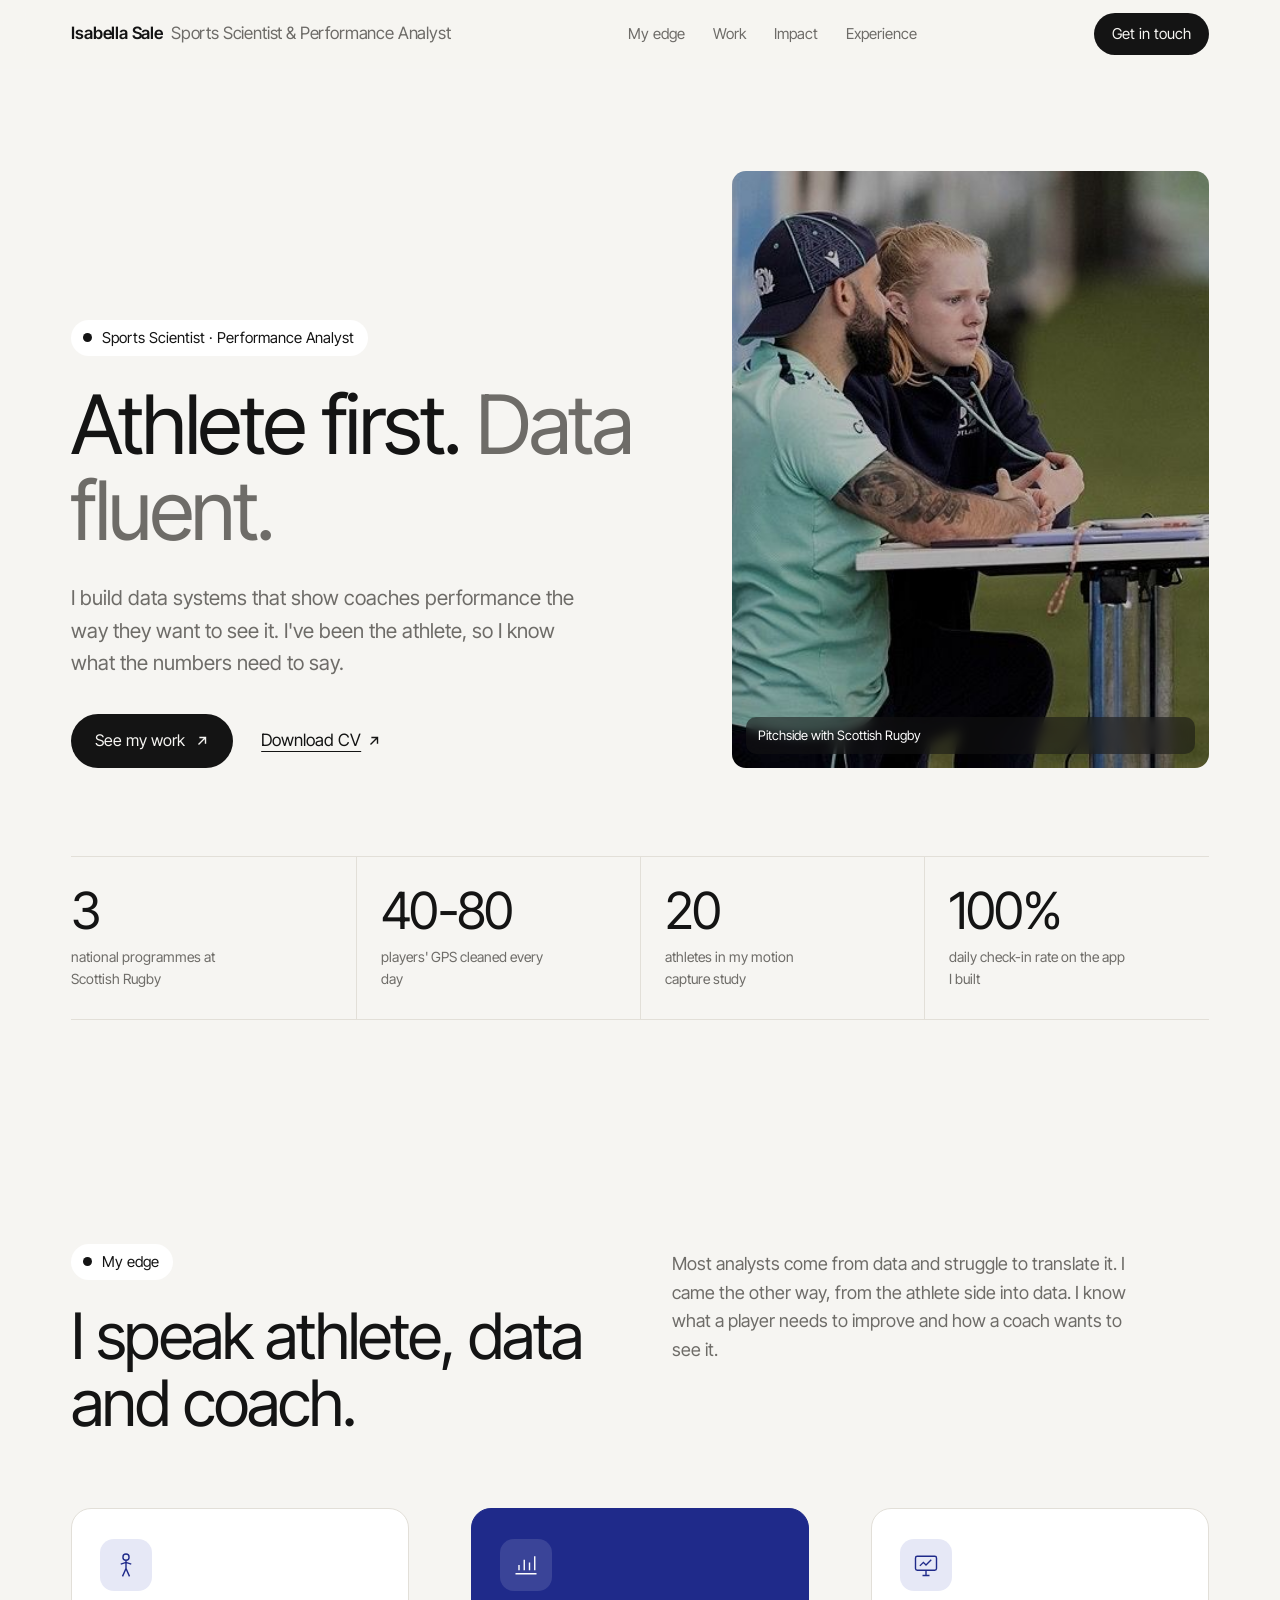
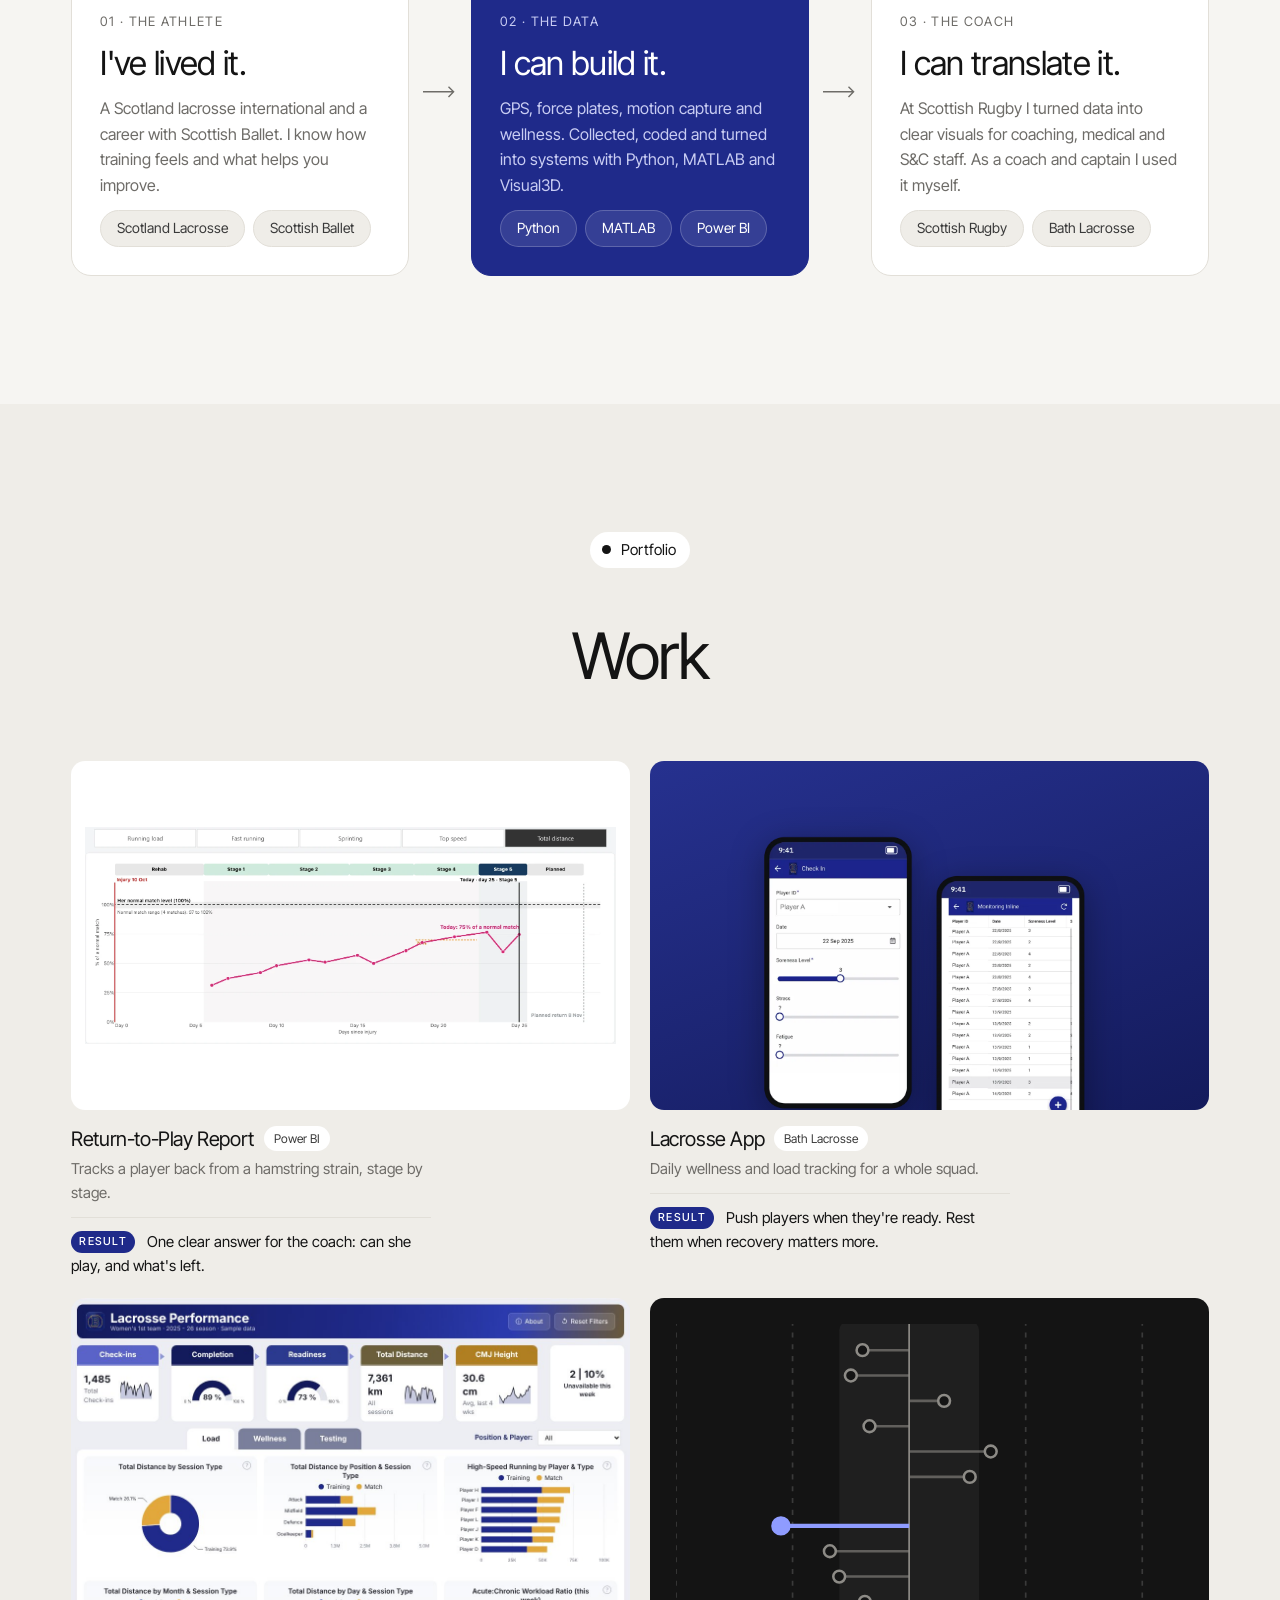
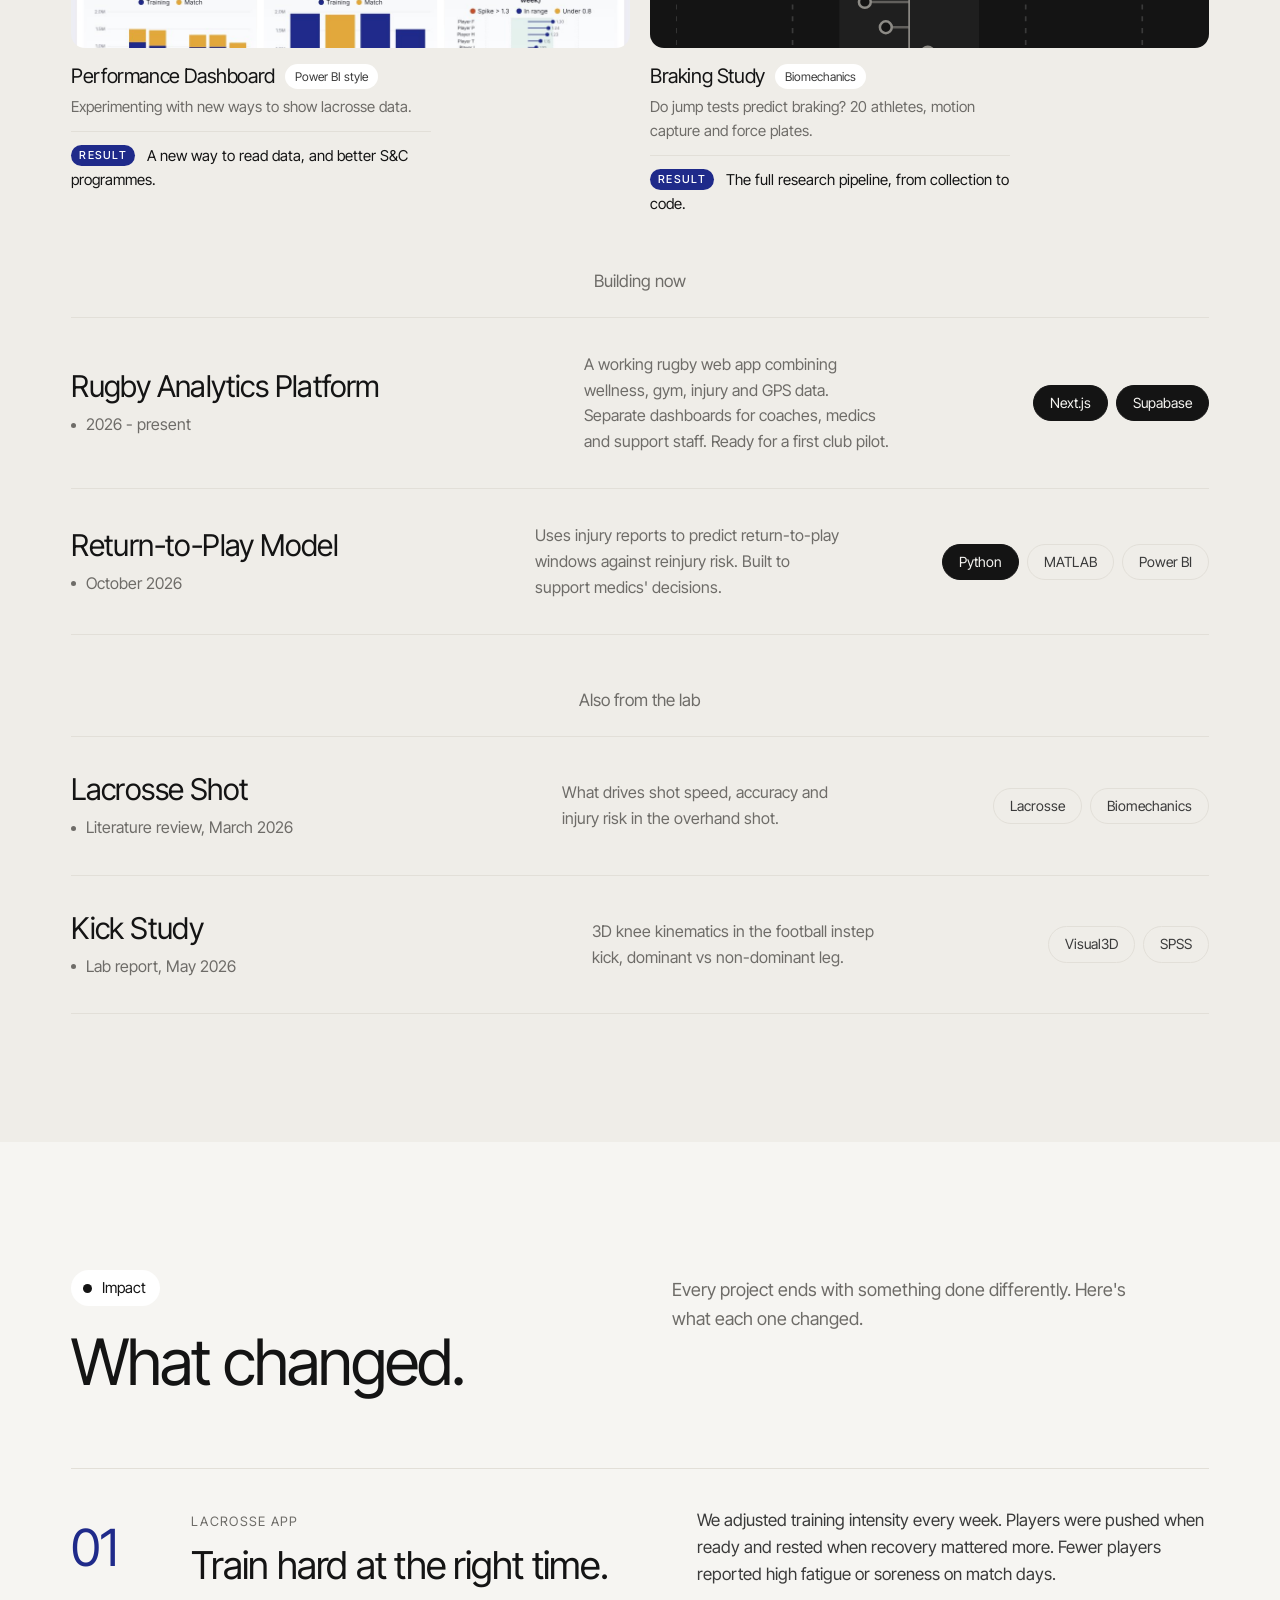
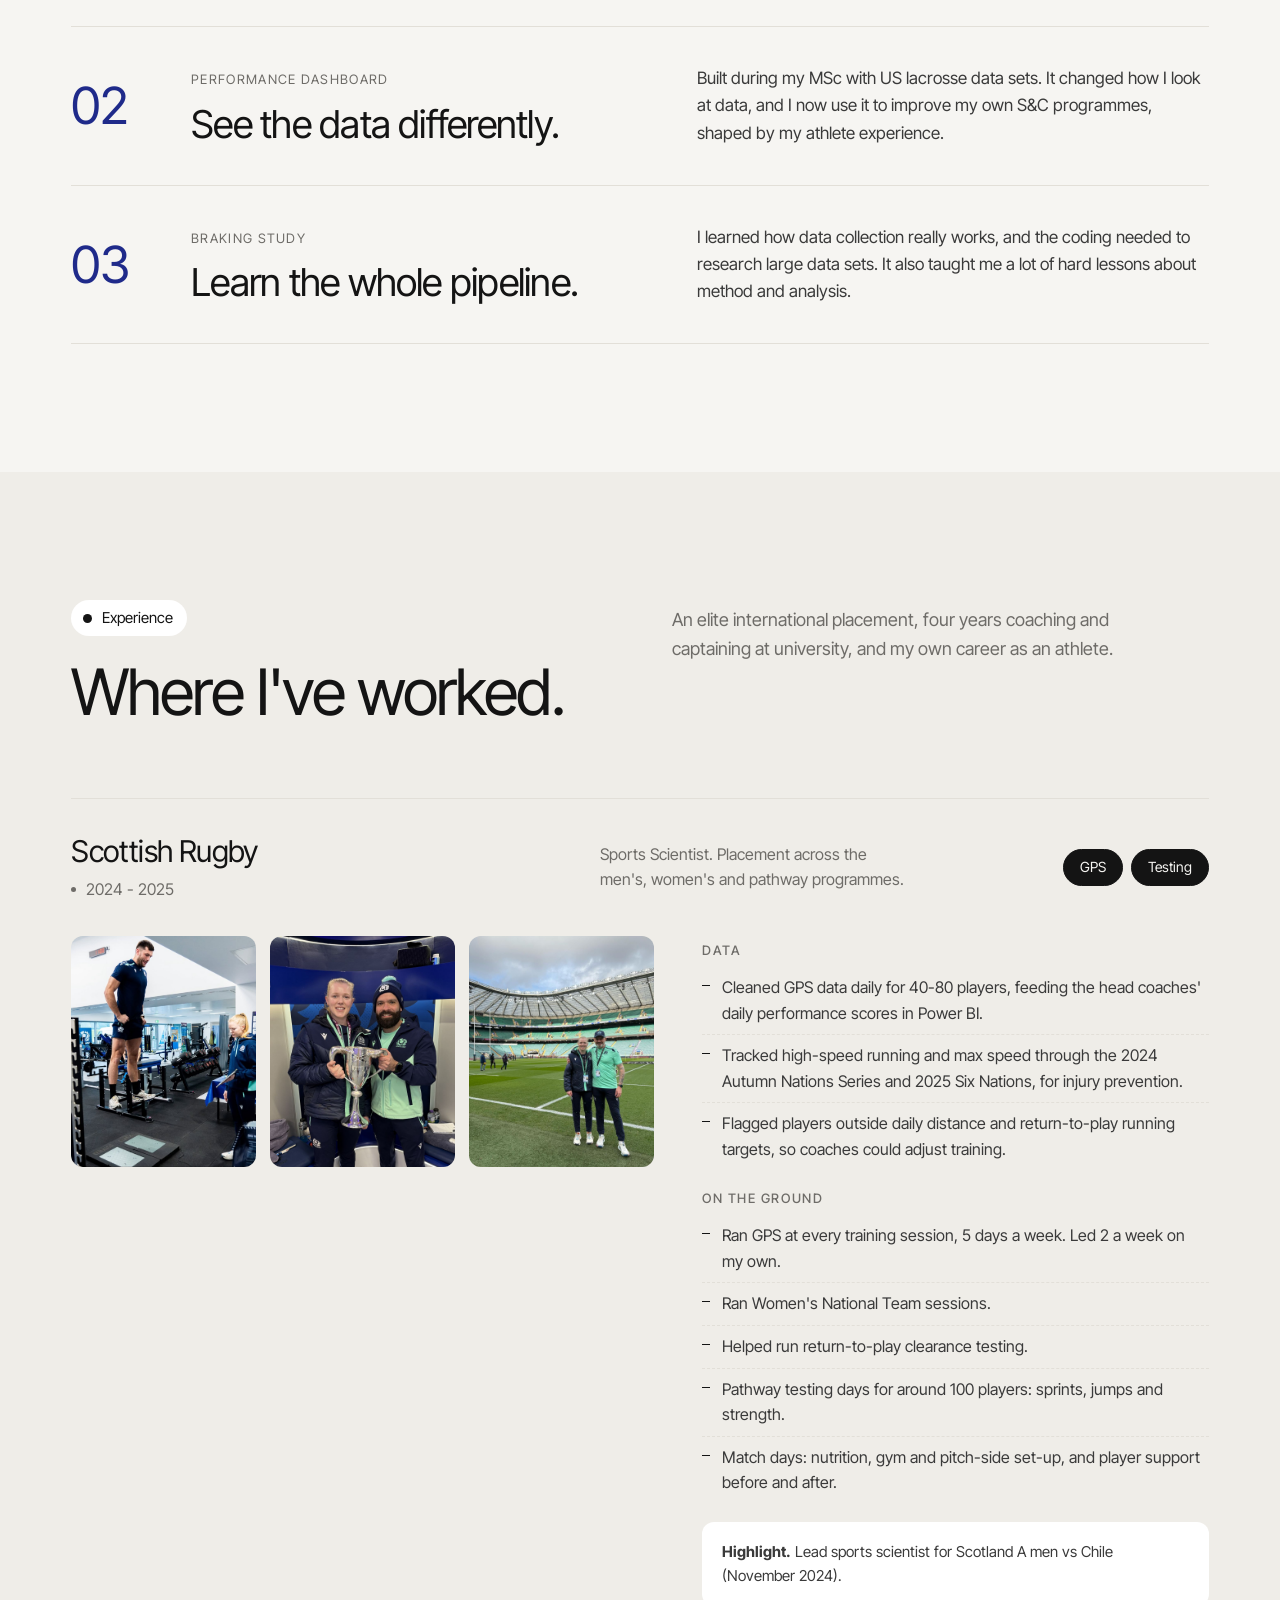
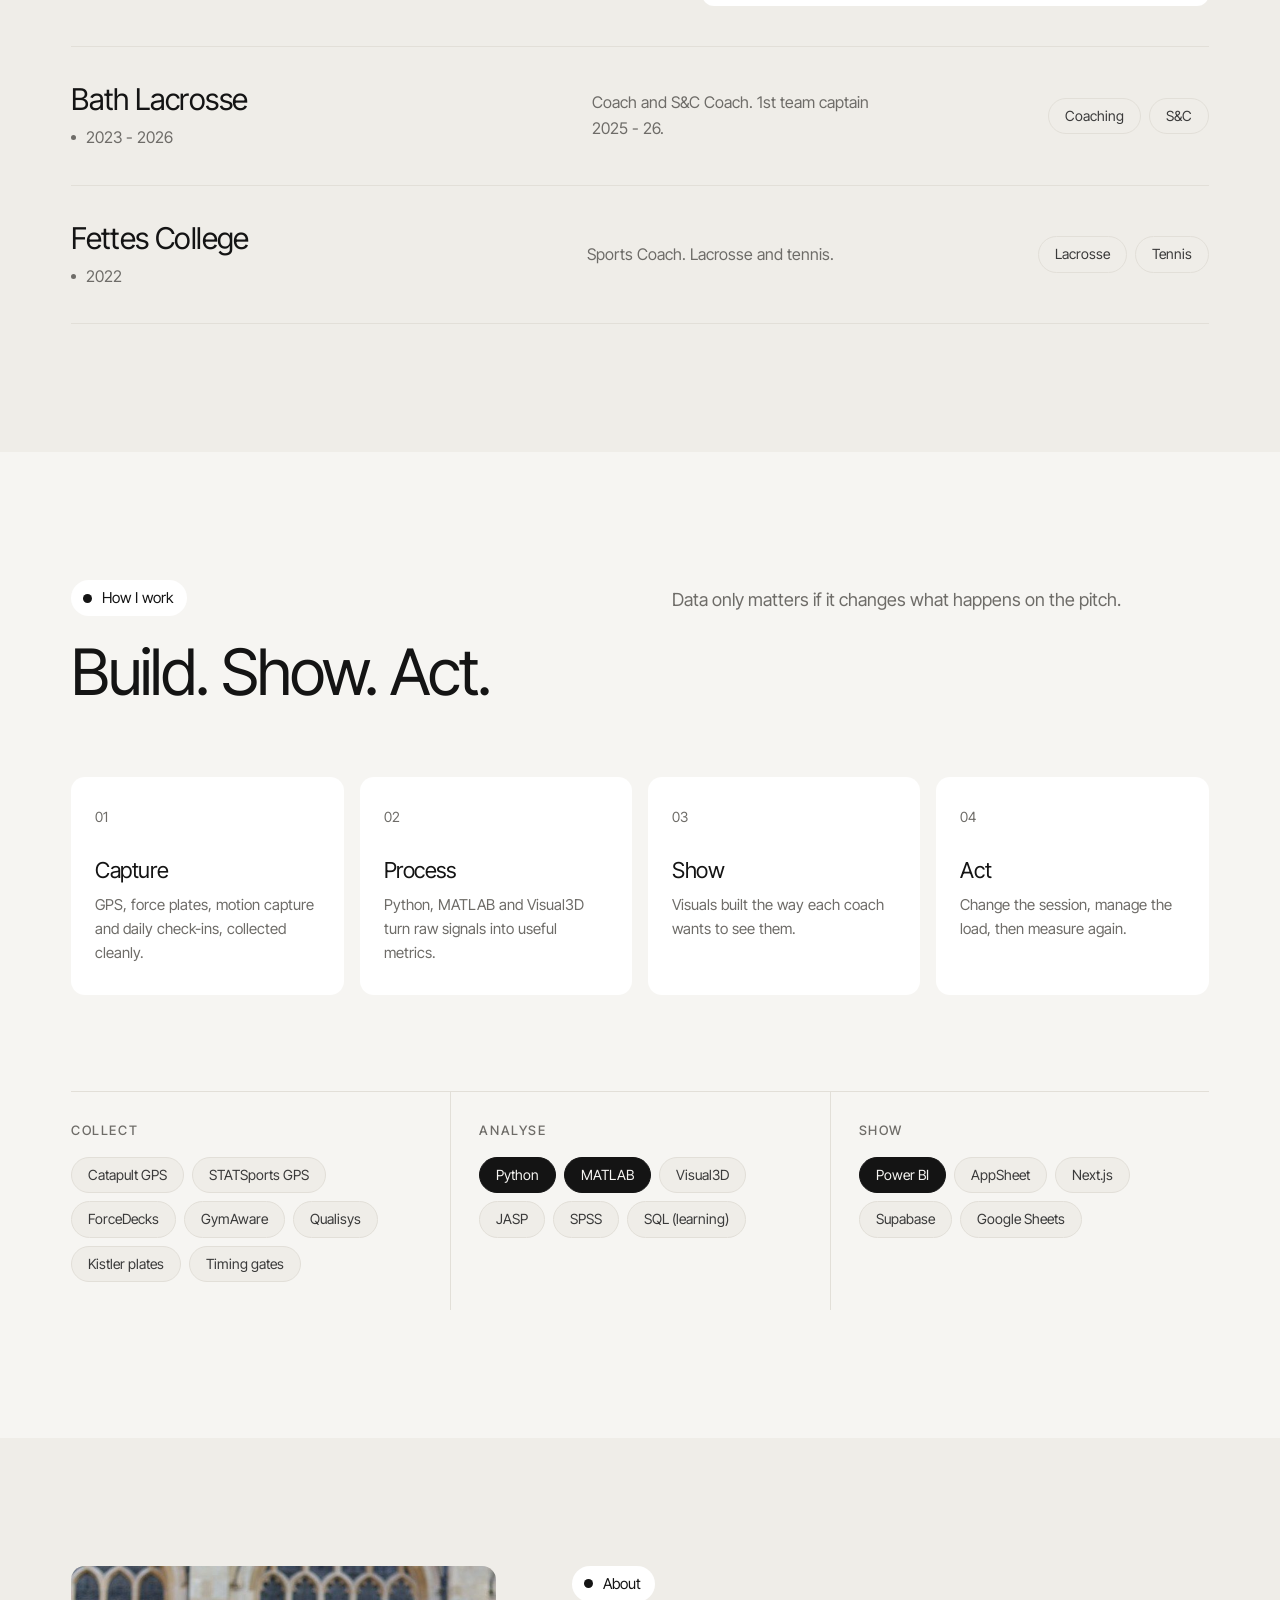
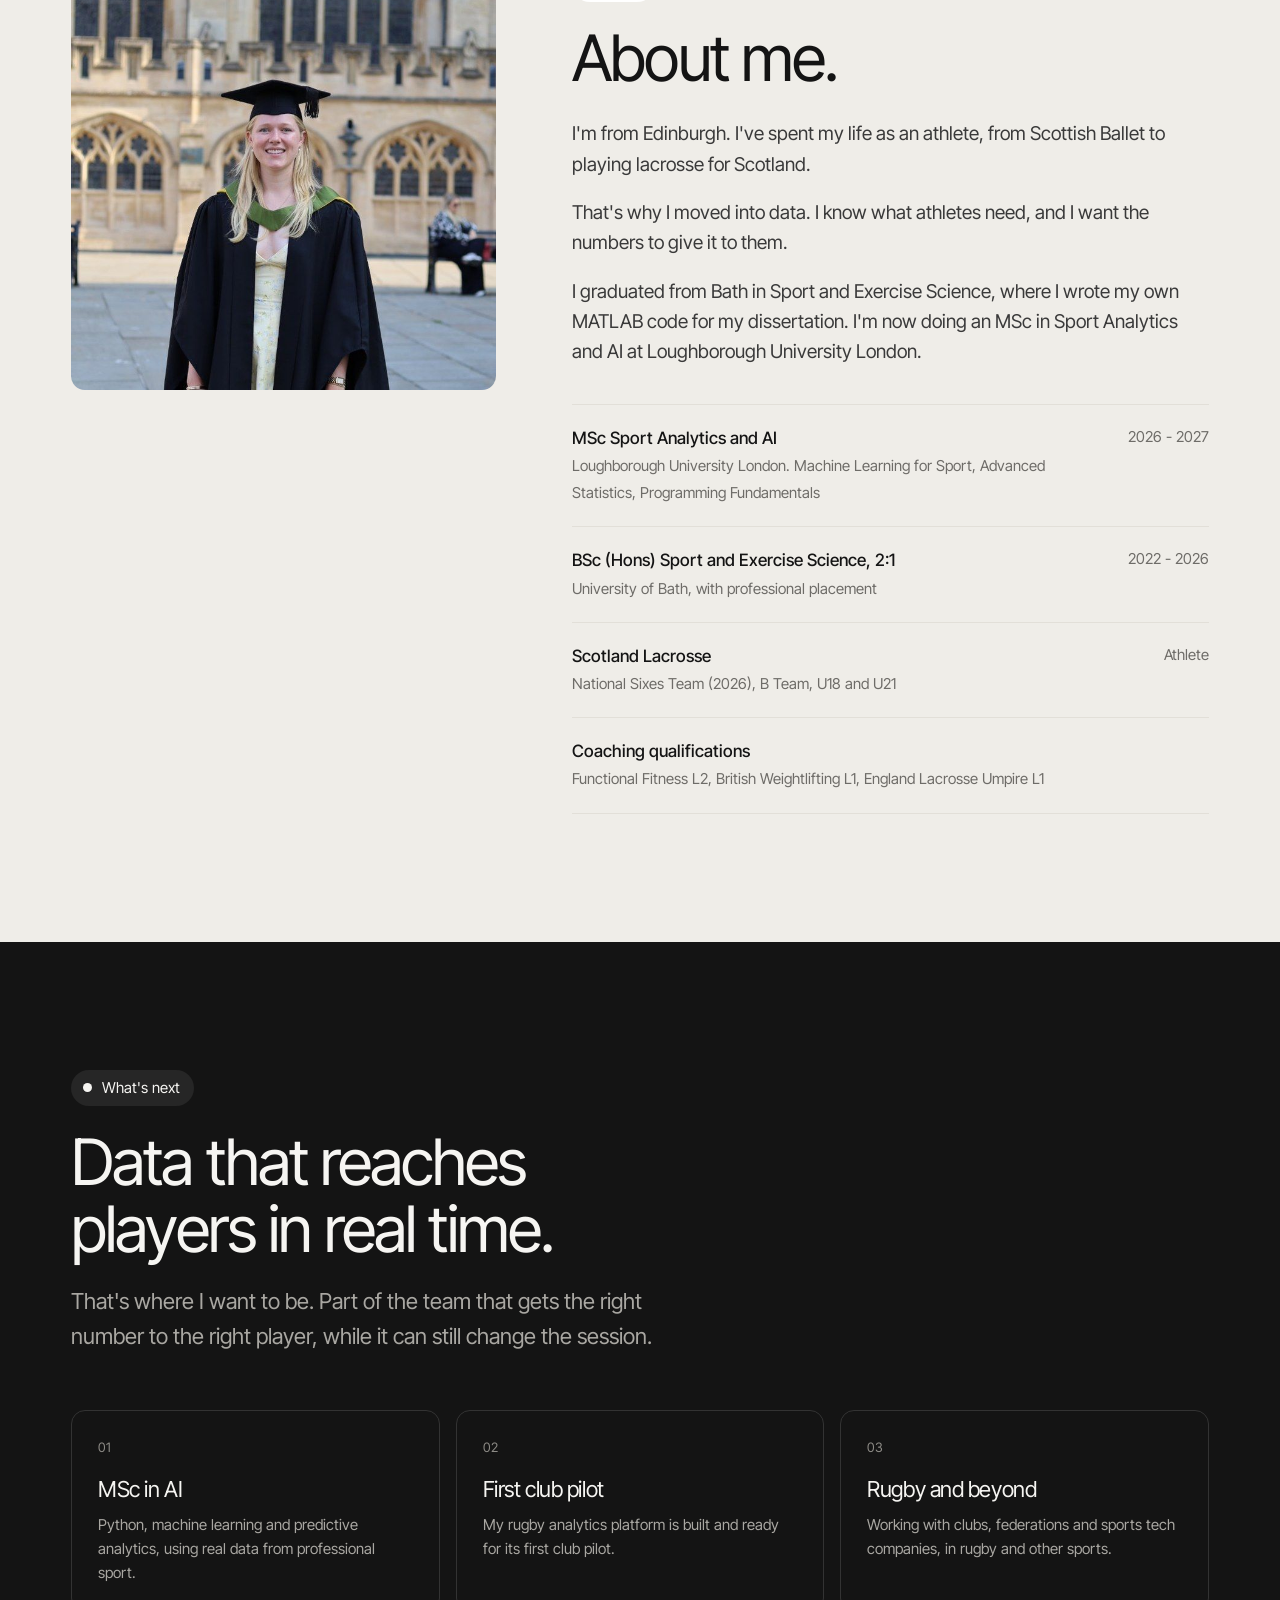
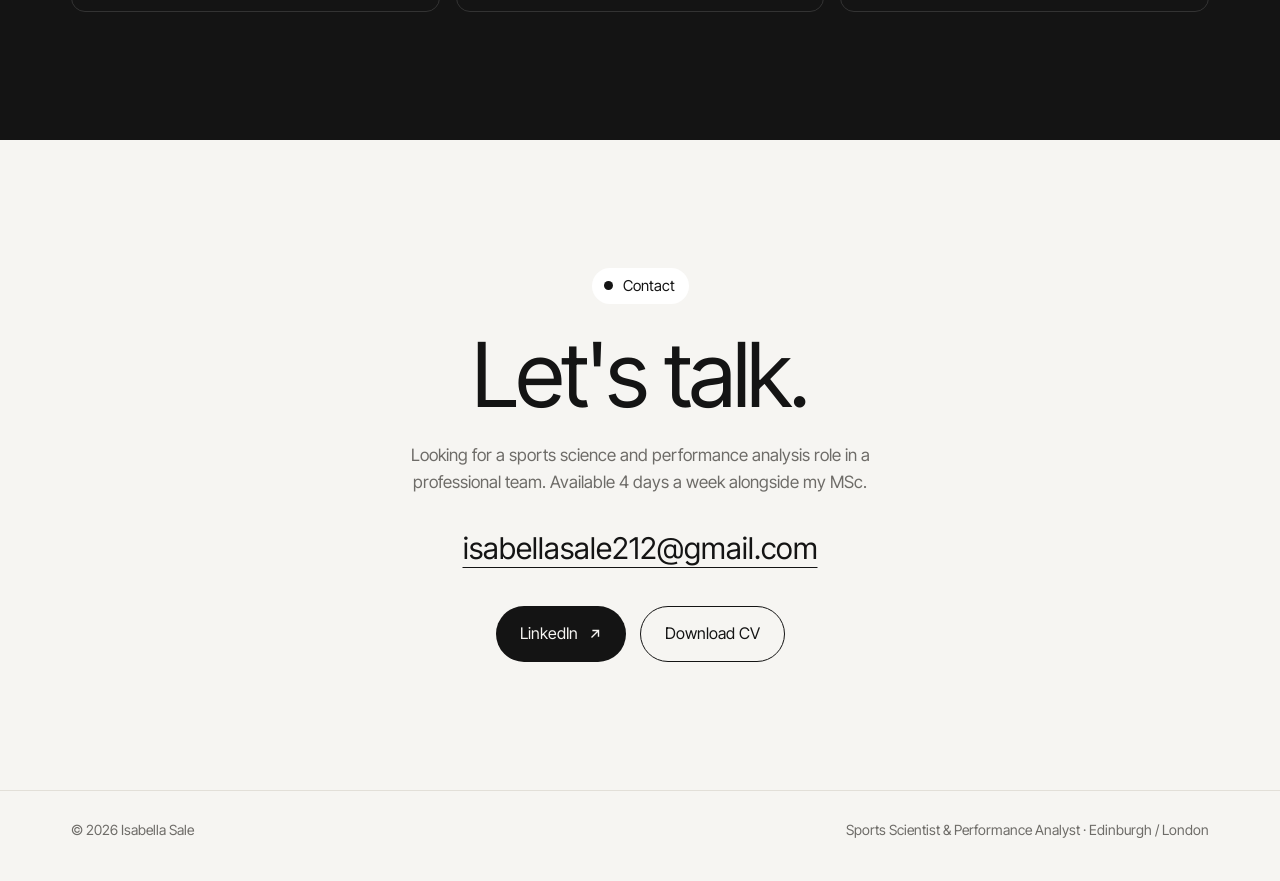
<file: index.html>
<!doctype html>
<html lang="en-GB">
<head>
  <meta charset="utf-8">
  <meta name="viewport" content="width=device-width, initial-scale=1">
  <title>Isabella Sale | Sports Scientist and Performance Analyst</title>
  <meta name="description" content="Isabella Sale, Sports Scientist and Performance Analyst. An athlete who moved into data. I build analytics systems that show coaches performance the way they want to see it.">
  <meta property="og:title" content="Isabella Sale | Sports Scientist and Performance Analyst">
  <meta property="og:description" content="Athlete first. Data fluent. Analytics systems that speak the coach's language.">
  <meta property="og:type" content="website">
  <meta property="og:image" content="assets/img/pitchside-analysis.jpg">
  <link rel="icon" href="assets/img/favicon.svg" type="image/svg+xml">
  <link rel="icon" href="assets/img/favicon-32.png" sizes="32x32">
  <link rel="apple-touch-icon" href="assets/img/apple-touch-icon.png">
  <link rel="preconnect" href="https://fonts.googleapis.com">
  <link rel="preconnect" href="https://fonts.gstatic.com" crossorigin>
  <link href="https://fonts.googleapis.com/css2?family=Inter+Tight:wght@300;400;500;600&display=swap" rel="stylesheet">
  <link rel="stylesheet" href="assets/css/style.css">
</head>
<body>

<nav class="nav">
  <div class="wrap">
    <a class="brand" href="#top">Isabella Sale<span>Sports Scientist &amp; Performance Analyst</span></a>
    <ul>
      <li><a href="#edge">My edge</a></li>
      <li><a href="#work">Work</a></li>
      <li><a href="#impact">Impact</a></li>
      <li><a href="#experience">Experience</a></li>
    </ul>
    <a class="cta" href="#contact">Get in touch</a>
  </div>
</nav>

<main id="top">

  <!-- HERO -->
  <header class="hero">
    <div class="wrap hero-grid">
      <div class="reveal">
        <span class="eyebrow">Sports Scientist · Performance Analyst</span>
        <h1>Athlete first. <em>Data fluent.</em></h1>
        <p class="lede">I build data systems that show coaches performance the way they want to see it. I've been the athlete, so I know what the numbers need to say.</p>
        <div class="hero-actions">
          <a class="btn" href="#work">See my work
            <svg viewBox="0 0 16 16" fill="none" stroke="currentColor" stroke-width="1.6"><path d="M4 12L12 4M5 4h7v7"/></svg>
          </a>
          <a class="text-link" href="assets/Isabella-Sale-CV.pdf" target="_blank" rel="noopener">Download CV
            <svg viewBox="0 0 16 16" fill="none" stroke="currentColor" stroke-width="1.6"><path d="M4 12L12 4M5 4h7v7"/></svg>
          </a>
        </div>
      </div>
      <figure class="hero-photo reveal">
        <img src="assets/img/pitchside-analysis.jpg" alt="Isabella reviewing performance data on a laptop pitchside with a coach" width="800" height="501">
        <figcaption>Pitchside with Scottish Rugby</figcaption>
      </figure>
    </div>

    <div class="wrap">
      <div class="stats reveal" style="margin-top: clamp(48px, 7vw, 88px);">
        <div class="stat"><b>3</b><span>national programmes at Scottish Rugby</span></div>
        <div class="stat"><b>40-80</b><span>players' GPS cleaned every day</span></div>
        <div class="stat"><b>20</b><span>athletes in my motion capture study</span></div>
        <div class="stat"><b>100%</b><span>daily check-in rate on the app I built</span></div>
      </div>
    </div>
  </header>

  <!-- EDGE -->
  <section id="edge" class="edge">
    <div class="wrap">
      <div class="section-head reveal">
        <div>
          <span class="eyebrow">My edge</span>
          <h2>I speak athlete, data and coach.</h2>
        </div>
        <div class="side">
          <p>Most analysts come from data and struggle to translate it. I came the other way, from the athlete side into data. I know what a player needs to improve and how a coach wants to see it.</p>
        </div>
      </div>

      <div class="bridge">
        <div class="bridge-card reveal">
          <div class="bridge-icon" aria-hidden="true">
            <svg viewBox="0 0 32 32" fill="none" stroke="currentColor" stroke-width="1.6"><circle cx="16" cy="7" r="3.5"/><path d="M16 11v9M10 15l6-2 6 2M12 29l4-9 4 9"/></svg>
          </div>
          <span class="bridge-step">01 · The athlete</span>
          <h3>I've lived it.</h3>
          <p>A Scotland lacrosse international and a career with Scottish Ballet. I know how training feels and what helps you improve.</p>
          <div class="pills"><span class="pill">Scotland Lacrosse</span><span class="pill">Scottish Ballet</span></div>
        </div>
        <div class="bridge-arrow" aria-hidden="true"><svg viewBox="0 0 40 16" fill="none" stroke="currentColor" stroke-width="1.6"><path d="M0 8h36M30 2l6 6-6 6"/></svg></div>
        <div class="bridge-card dark reveal">
          <div class="bridge-icon" aria-hidden="true">
            <svg viewBox="0 0 32 32" fill="none" stroke="currentColor" stroke-width="1.6"><path d="M4 26h24M8 22v-6M14 22V10M20 22v-9M26 22V6"/></svg>
          </div>
          <span class="bridge-step">02 · The data</span>
          <h3>I can build it.</h3>
          <p>GPS, force plates, motion capture and wellness. Collected, coded and turned into systems with Python, MATLAB and Visual3D.</p>
          <div class="pills"><span class="pill">Python</span><span class="pill">MATLAB</span><span class="pill">Power BI</span></div>
        </div>
        <div class="bridge-arrow" aria-hidden="true"><svg viewBox="0 0 40 16" fill="none" stroke="currentColor" stroke-width="1.6"><path d="M0 8h36M30 2l6 6-6 6"/></svg></div>
        <div class="bridge-card reveal">
          <div class="bridge-icon" aria-hidden="true">
            <svg viewBox="0 0 32 32" fill="none" stroke="currentColor" stroke-width="1.6"><rect x="4" y="6" width="24" height="16" rx="2"/><path d="M12 28h8M16 22v6M9 17l4-4 3 3 6-6"/></svg>
          </div>
          <span class="bridge-step">03 · The coach</span>
          <h3>I can translate it.</h3>
          <p>At Scottish Rugby I turned data into clear visuals for coaching, medical and S&amp;C staff. As a coach and captain I used it myself.</p>
          <div class="pills"><span class="pill">Scottish Rugby</span><span class="pill">Bath Lacrosse</span></div>
        </div>
      </div>
    </div>
  </section>

  <!-- WORK -->
  <section id="work" class="work-bg">
    <div class="wrap">
      <div class="section-head center reveal">
        <span class="eyebrow">Portfolio</span>
        <h2>Work</h2>
      </div>

      <div class="cards four">
        <a class="card reveal" href="rtp.html">
          <div class="thumb" style="background:#fff;">
            <img src="assets/img/rtp-timeline.webp" alt="Return-to-play report showing training load against a normal match across five stages" width="1568" height="639" loading="lazy" style="object-fit: contain; padding: 14px;">
            <div class="overlay"><span>Case study</span><span>Power BI</span></div>
            <span class="arrow-btn" aria-hidden="true"><svg viewBox="0 0 24 24" fill="none" stroke="currentColor" stroke-width="1.6"><path d="M6 18L18 6M8 6h10v10"/></svg></span>
          </div>
          <div class="meta"><h3>Return-to-Play Report</h3><span class="tag">Power BI</span></div>
          <p>Tracks a player back from a hamstring strain, stage by stage.</p>
          <p class="result"><b>Result</b> One clear answer for the coach: can she play, and what's left.</p>
        </a>

        <a class="card reveal" href="app.html">
          <div class="thumb app-thumb">
            <div class="phones">
              <img src="assets/img/app-checkin.webp" alt="" width="700" height="1092">
              <img src="assets/img/app-monitoring.webp" alt="" width="700" height="1047">
            </div>
            <div class="overlay"><span>Case study</span><span>AppSheet</span></div>
            <span class="arrow-btn" aria-hidden="true"><svg viewBox="0 0 24 24" fill="none" stroke="currentColor" stroke-width="1.6"><path d="M6 18L18 6M8 6h10v10"/></svg></span>
          </div>
          <div class="meta"><h3>Lacrosse App</h3><span class="tag">Bath Lacrosse</span></div>
          <p>Daily wellness and load tracking for a whole squad.</p>
          <p class="result"><b>Result</b> Push players when they're ready. Rest them when recovery matters more.</p>
        </a>

        <a class="card reveal" href="dashboard.html">
          <div class="thumb">
            <img src="assets/img/dashboard-preview.jpg" alt="Preview of the interactive performance dashboard" width="1200" height="900" loading="lazy" style="object-position: top left;">
            <div class="overlay"><span>Interactive</span><span>MSc project</span></div>
            <span class="arrow-btn" aria-hidden="true"><svg viewBox="0 0 24 24" fill="none" stroke="currentColor" stroke-width="1.6"><path d="M6 18L18 6M8 6h10v10"/></svg></span>
          </div>
          <div class="meta"><h3>Performance Dashboard</h3><span class="tag">Power BI style</span></div>
          <p>Experimenting with new ways to show lacrosse data.</p>
          <p class="result"><b>Result</b> A new way to read data, and better S&amp;C programmes.</p>
        </a>

        <a class="card reveal" href="research.html">
          <div class="thumb chart-thumb">
            <div data-corr-plot="compact" data-theme="dark" style="width:100%"></div>
            <div class="overlay"><span>Case study</span><span>Dissertation</span></div>
            <span class="arrow-btn" aria-hidden="true"><svg viewBox="0 0 24 24" fill="none" stroke="currentColor" stroke-width="1.6"><path d="M6 18L18 6M8 6h10v10"/></svg></span>
          </div>
          <div class="meta"><h3>Braking Study</h3><span class="tag">Biomechanics</span></div>
          <p>Do jump tests predict braking? 20 athletes, motion capture and force plates.</p>
          <p class="result"><b>Result</b> The full research pipeline, from collection to code.</p>
        </a>
      </div>

      <div class="center-link reveal"><span>Building now</span></div>
      <div class="xp reveal" style="margin-top: 22px; margin-bottom: 48px;">
        <div class="xp-row">
          <div class="xp-head" style="cursor: default;">
            <div>
              <h3>Rugby Analytics Platform</h3>
              <div class="when">2026 - present</div>
            </div>
            <p class="role">A working rugby web app combining wellness, gym, injury and GPS data. Separate dashboards for coaches, medics and support staff. Ready for a first club pilot.</p>
            <div class="pills"><span class="pill dark">Next.js</span><span class="pill dark">Supabase</span></div>
          </div>
        </div>
        <div class="xp-row">
          <div class="xp-head" style="cursor: default;">
            <div>
              <h3>Return-to-Play Model</h3>
              <div class="when">October 2026</div>
            </div>
            <p class="role">Uses injury reports to predict return-to-play windows against reinjury risk. Built to support medics' decisions.</p>
            <div class="pills"><span class="pill dark">Python</span><span class="pill">MATLAB</span><span class="pill">Power BI</span></div>
          </div>
        </div>
      </div>

      <div class="center-link reveal"><span>Also from the lab</span></div>
      <div class="xp reveal" style="margin-top: 22px;">
        <div class="xp-row">
          <div class="xp-head" style="cursor: default;">
            <div>
              <h3>Lacrosse Shot</h3>
              <div class="when">Literature review, March 2026</div>
            </div>
            <p class="role">What drives shot speed, accuracy and injury risk in the overhand shot.</p>
            <div class="pills"><span class="pill">Lacrosse</span><span class="pill">Biomechanics</span></div>
          </div>
        </div>
        <div class="xp-row">
          <div class="xp-head" style="cursor: default;">
            <div>
              <h3>Kick Study</h3>
              <div class="when">Lab report, May 2026</div>
            </div>
            <p class="role">3D knee kinematics in the football instep kick, dominant vs non-dominant leg.</p>
            <div class="pills"><span class="pill">Visual3D</span><span class="pill">SPSS</span></div>
          </div>
        </div>
      </div>
    </div>
  </section>

  <!-- IMPACT -->
  <section id="impact">
    <div class="wrap">
      <div class="section-head reveal">
        <div>
          <span class="eyebrow">Impact</span>
          <h2>What changed.</h2>
        </div>
        <div class="side">
          <p>Every project ends with something done differently. Here's what each one changed.</p>
        </div>
      </div>

      <div class="impact-list">
        <a class="impact-row reveal" href="app.html">
          <span class="impact-n">01</span>
          <div class="impact-what"><span>Lacrosse App</span><h3>Train hard at the right time.</h3></div>
          <p>We adjusted training intensity every week. Players were pushed when ready and rested when recovery mattered more. Fewer players reported high fatigue or soreness on match days.</p>
        </a>
        <a class="impact-row reveal" href="dashboard.html">
          <span class="impact-n">02</span>
          <div class="impact-what"><span>Performance Dashboard</span><h3>See the data differently.</h3></div>
          <p>Built during my MSc with US lacrosse data sets. It changed how I look at data, and I now use it to improve my own S&amp;C programmes, shaped by my athlete experience.</p>
        </a>
        <a class="impact-row reveal" href="research.html">
          <span class="impact-n">03</span>
          <div class="impact-what"><span>Braking Study</span><h3>Learn the whole pipeline.</h3></div>
          <p>I learned how data collection really works, and the coding needed to research large data sets. It also taught me a lot of hard lessons about method and analysis.</p>
        </a>
      </div>
    </div>
  </section>

  <!-- EXPERIENCE -->
  <section id="experience" class="work-bg">
    <div class="wrap">
      <div class="section-head reveal">
        <div>
          <span class="eyebrow">Experience</span>
          <h2>Where I've worked.</h2>
        </div>
        <div class="side">
          <p>An elite international placement, four years coaching and captaining at university, and my own career as an athlete.</p>
        </div>
      </div>

      <div class="xp">
        <div class="xp-row open reveal" id="xp-sru">
          <button class="xp-head" aria-expanded="true">
            <div>
              <h3>Scottish Rugby</h3>
              <div class="when">2024 - 2025</div>
            </div>
            <p class="role">Sports Scientist. Placement across the men's, women's and pathway programmes.</p>
            <div class="pills"><span class="pill">GPS</span><span class="pill">Testing</span></div>
          </button>
          <div class="xp-body"><div>
            <div class="xp-inner">
              <div class="xp-photos">
                <img src="assets/img/scottish-rugby-testing.jpg" alt="Monitoring a jump test in the gym" width="1200" height="1199">
                <img src="assets/img/scottish-rugby-changing-room.jpg" alt="Isabella with a trophy in the Scotland changing room" width="1200" height="1132">
                <img src="assets/img/scottish-rugby-stadium.jpg" alt="Isabella pitchside in a stadium before a match" width="900" height="1200">
              </div>
              <div class="xp-text">
                <div>
                  <h4>Data</h4>
                  <ul>
                    <li>Cleaned GPS data daily for 40-80 players, feeding the head coaches' daily performance scores in Power BI.</li>
                    <li>Tracked high-speed running and max speed through the 2024 Autumn Nations Series and 2025 Six Nations, for injury prevention.</li>
                    <li>Flagged players outside daily distance and return-to-play running targets, so coaches could adjust training.</li>
                  </ul>
                  <h4>On the ground</h4>
                  <ul>
                    <li>Ran GPS at every training session, 5 days a week. Led 2 a week on my own.</li>
                    <li>Ran Women's National Team sessions.</li>
                    <li>Helped run return-to-play clearance testing.</li>
                    <li>Pathway testing days for around 100 players: sprints, jumps and strength.</li>
                    <li>Match days: nutrition, gym and pitch-side set-up, and player support before and after.</li>
                  </ul>
                  <div class="highlight-box">
                    <p><b>Highlight.</b> Lead sports scientist for Scotland A men vs Chile (November 2024).</p>
                  </div>
                </div>
              </div>
            </div>
          </div></div>
        </div>

        <div class="xp-row reveal">
          <button class="xp-head" aria-expanded="false">
            <div>
              <h3>Bath Lacrosse</h3>
              <div class="when">2023 - 2026</div>
            </div>
            <p class="role">Coach and S&amp;C Coach. 1st team captain 2025 - 26.</p>
            <div class="pills"><span class="pill">Coaching</span><span class="pill">S&amp;C</span></div>
          </button>
          <div class="xp-body"><div>
            <div class="xp-inner">
              <div class="xp-text">
                <div>
                  <h4>What I did</h4>
                  <ul>
                    <li>Coached 4 lacrosse sessions and 1 S&amp;C session a week.</li>
                    <li>Ran selection and return-to-play.</li>
                    <li>Built the squad's monitoring app and used it weekly to adjust training.</li>
                  </ul>
                </div>
              </div>
              <div class="xp-text">
                <div class="highlight-box" style="margin-top:0;">
                  <p><b>Full Blue Award (2026)</b> for international representation and contribution to university lacrosse.</p>
                </div>
                <a class="arrow-btn" href="app.html" aria-label="Read the app case study"><svg viewBox="0 0 24 24" fill="none" stroke="currentColor" stroke-width="1.6"><path d="M6 18L18 6M8 6h10v10"/></svg></a>
              </div>
            </div>
          </div></div>
        </div>

        <div class="xp-row reveal">
          <button class="xp-head" aria-expanded="false">
            <div>
              <h3>Fettes College</h3>
              <div class="when">2022</div>
            </div>
            <p class="role">Sports Coach. Lacrosse and tennis.</p>
            <div class="pills"><span class="pill">Lacrosse</span><span class="pill">Tennis</span></div>
          </button>
          <div class="xp-body"><div>
            <div class="xp-inner">
              <div class="xp-text"><ul>
                <li>Coached lacrosse and tennis across ages and abilities.</li>
                <li>Qualified as an England Lacrosse Level 1 umpire.</li>
              </ul></div>
            </div>
          </div></div>
        </div>
      </div>
    </div>
  </section>

  <!-- HOW I WORK -->
  <section id="approach">
    <div class="wrap">
      <div class="section-head reveal">
        <div>
          <span class="eyebrow">How I work</span>
          <h2>Build. Show. Act.</h2>
        </div>
        <div class="side">
          <p>Data only matters if it changes what happens on the pitch.</p>
        </div>
      </div>
      <div class="steps">
        <div class="step reveal"><span class="n">01</span><h3>Capture</h3><p>GPS, force plates, motion capture and daily check-ins, collected cleanly.</p></div>
        <div class="step reveal"><span class="n">02</span><h3>Process</h3><p>Python, MATLAB and Visual3D turn raw signals into useful metrics.</p></div>
        <div class="step reveal"><span class="n">03</span><h3>Show</h3><p>Visuals built the way each coach wants to see them.</p></div>
        <div class="step reveal"><span class="n">04</span><h3>Act</h3><p>Change the session, manage the load, then measure again.</p></div>
      </div>

      <div class="toolkit reveal" style="margin-top: clamp(56px, 8vw, 96px);">
        <div class="tool-col">
          <h4>Collect</h4>
          <div class="pills">
            <span class="pill">Catapult GPS</span><span class="pill">STATSports GPS</span><span class="pill">ForceDecks</span><span class="pill">GymAware</span>
            <span class="pill">Qualisys</span><span class="pill">Kistler plates</span><span class="pill">Timing gates</span>
          </div>
        </div>
        <div class="tool-col">
          <h4>Analyse</h4>
          <div class="pills">
            <span class="pill dark">Python</span><span class="pill dark">MATLAB</span><span class="pill">Visual3D</span>
            <span class="pill">JASP</span><span class="pill">SPSS</span><span class="pill">SQL (learning)</span>
          </div>
        </div>
        <div class="tool-col">
          <h4>Show</h4>
          <div class="pills">
            <span class="pill dark">Power BI</span><span class="pill">AppSheet</span><span class="pill">Next.js</span><span class="pill">Supabase</span><span class="pill">Google Sheets</span>
          </div>
        </div>
      </div>
    </div>
  </section>

  <!-- ABOUT -->
  <section id="about" class="work-bg">
    <div class="wrap about-grid">
      <img class="reveal" src="assets/img/graduation.jpg" alt="Isabella at her University of Bath graduation" width="700" height="700">
      <div class="copy reveal">
        <span class="eyebrow">About</span>
        <h2 style="margin: 22px 0 28px;">About me.</h2>
        <p>I'm from Edinburgh. I've spent my life as an athlete, from Scottish Ballet to playing lacrosse for Scotland.</p>
        <p>That's why I moved into data. I know what athletes need, and I want the numbers to give it to them.</p>
        <p>I graduated from Bath in Sport and Exercise Science, where I wrote my own MATLAB code for my dissertation. I'm now doing an MSc in Sport Analytics and AI at Loughborough University London.</p>

        <div class="edu">
          <div class="edu-row"><div><b>MSc Sport Analytics and AI</b><br><span>Loughborough University London. Machine Learning for Sport, Advanced Statistics, Programming Fundamentals</span></div><span class="yr">2026 - 2027</span></div>
          <div class="edu-row"><div><b>BSc (Hons) Sport and Exercise Science, 2:1</b><br><span>University of Bath, with professional placement</span></div><span class="yr">2022 - 2026</span></div>
          <div class="edu-row"><div><b>Scotland Lacrosse</b><br><span>National Sixes Team (2026), B Team, U18 and U21</span></div><span class="yr">Athlete</span></div>
          <div class="edu-row"><div><b>Coaching qualifications</b><br><span>Functional Fitness L2, British Weightlifting L1, England Lacrosse Umpire L1</span></div><span class="yr"></span></div>
        </div>
      </div>
    </div>
  </section>

  <!-- NEXT -->
  <section class="next">
    <div class="wrap">
      <span class="eyebrow reveal">What's next</span>
      <h2 class="reveal">Data that reaches players in real time.</h2>
      <p class="next-lede reveal">That's where I want to be. Part of the team that gets the right number to the right player, while it can still change the session.</p>
      <div class="next-grid">
        <div class="next-card reveal"><span class="next-n">01</span><h3>MSc in AI</h3><p>Python, machine learning and predictive analytics, using real data from professional sport.</p></div>
        <div class="next-card reveal"><span class="next-n">02</span><h3>First club pilot</h3><p>My rugby analytics platform is built and ready for its first club pilot.</p></div>
        <div class="next-card reveal"><span class="next-n">03</span><h3>Rugby and beyond</h3><p>Working with clubs, federations and sports tech companies, in rugby and other sports.</p></div>
      </div>
    </div>
  </section>

  <!-- CONTACT -->
  <section id="contact" class="contact">
    <div class="wrap">
      <span class="eyebrow reveal">Contact</span>
      <h2 class="reveal">Let's talk.</h2>
      <p class="muted reveal" style="max-width: 46ch; margin: 0 auto 28px;">Looking for a sports science and performance analysis role in a professional team. Available 4 days a week alongside my MSc.</p>
      <a class="mail reveal" href="mailto:isabellasale212@gmail.com">isabellasale212@gmail.com</a>
      <div class="row reveal">
        <a class="btn" href="https://www.linkedin.com/in/isabella-sale-sport" target="_blank" rel="noopener">LinkedIn
          <svg viewBox="0 0 16 16" fill="none" stroke="currentColor" stroke-width="1.6"><path d="M4 12L12 4M5 4h7v7"/></svg>
        </a>
        <a class="btn ghost" href="assets/Isabella-Sale-CV.pdf" target="_blank" rel="noopener">Download CV</a>
      </div>
    </div>
  </section>
</main>

<footer>
  <div class="wrap">
    <span>© <span data-year>2026</span> Isabella Sale</span>
    <span>Sports Scientist &amp; Performance Analyst · Edinburgh / London</span>
  </div>
</footer>

<script src="assets/js/main.js"></script>
</body>
</html>
</file>
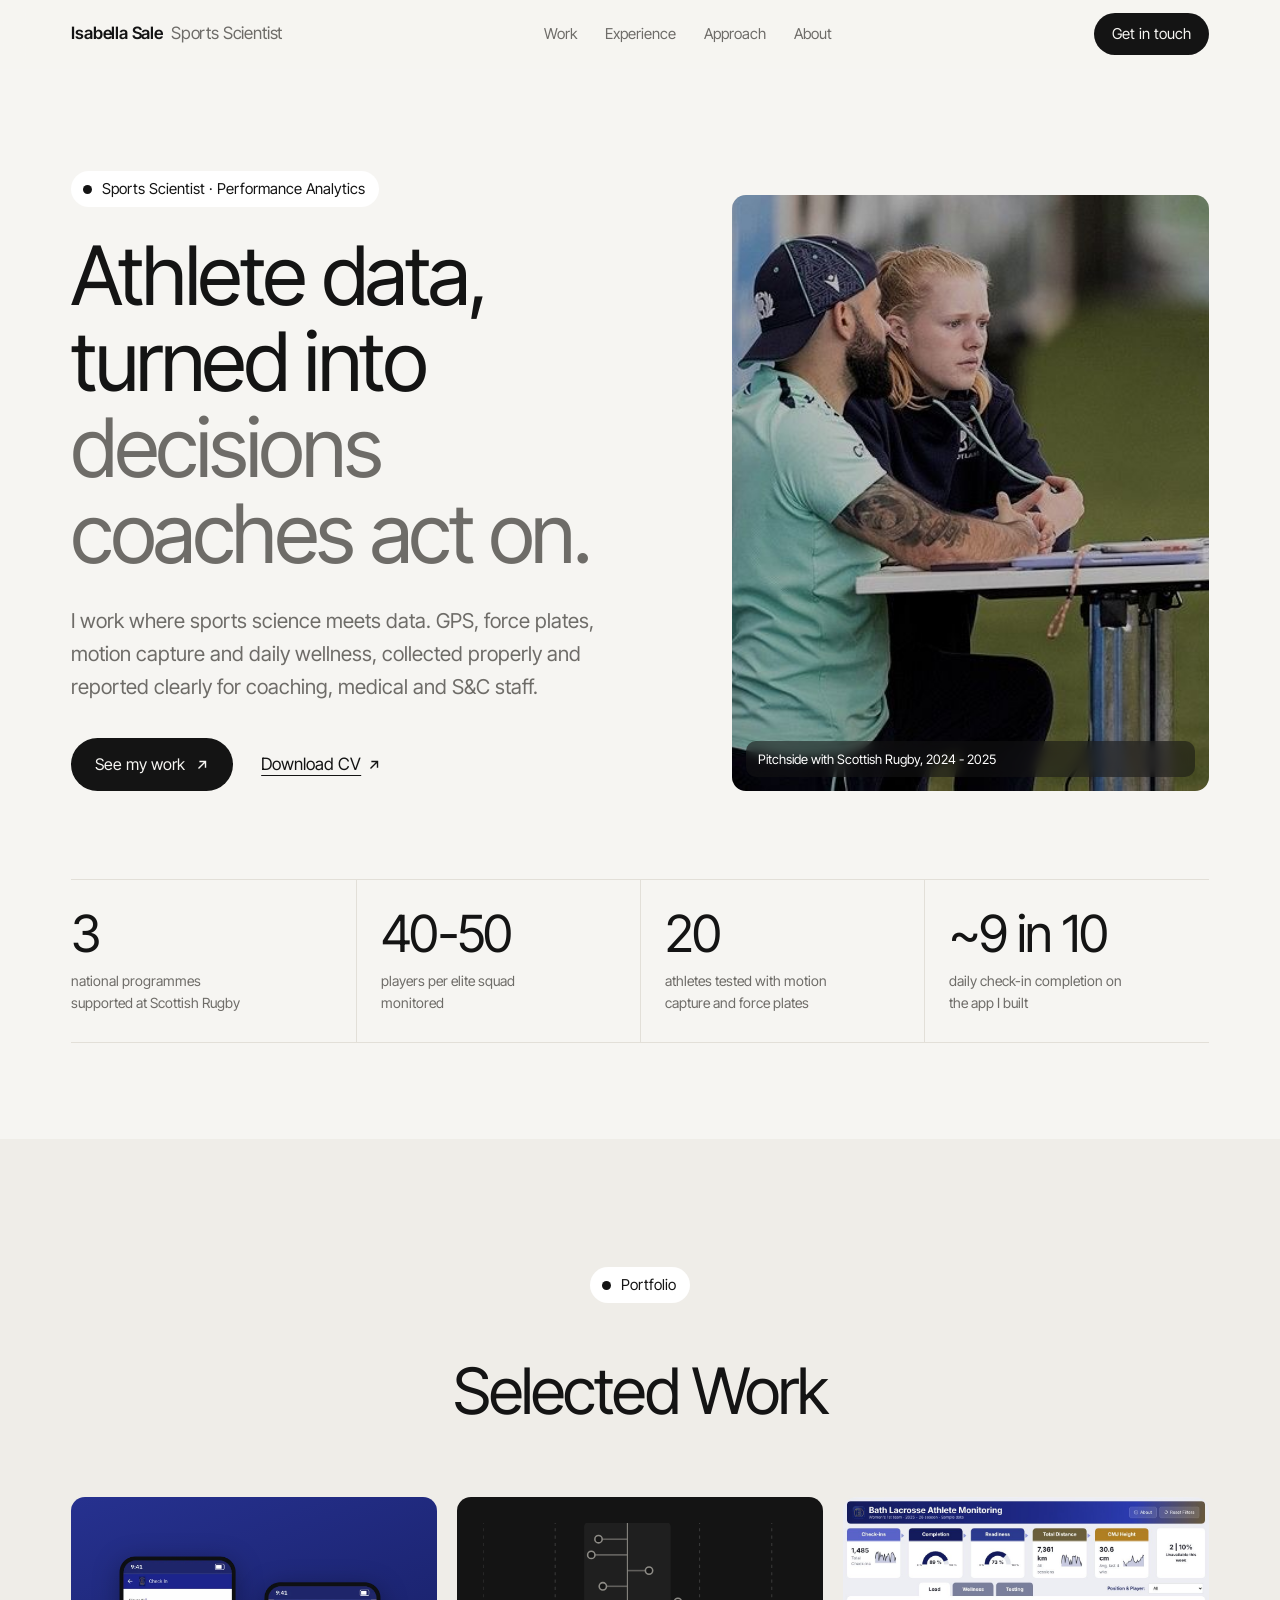
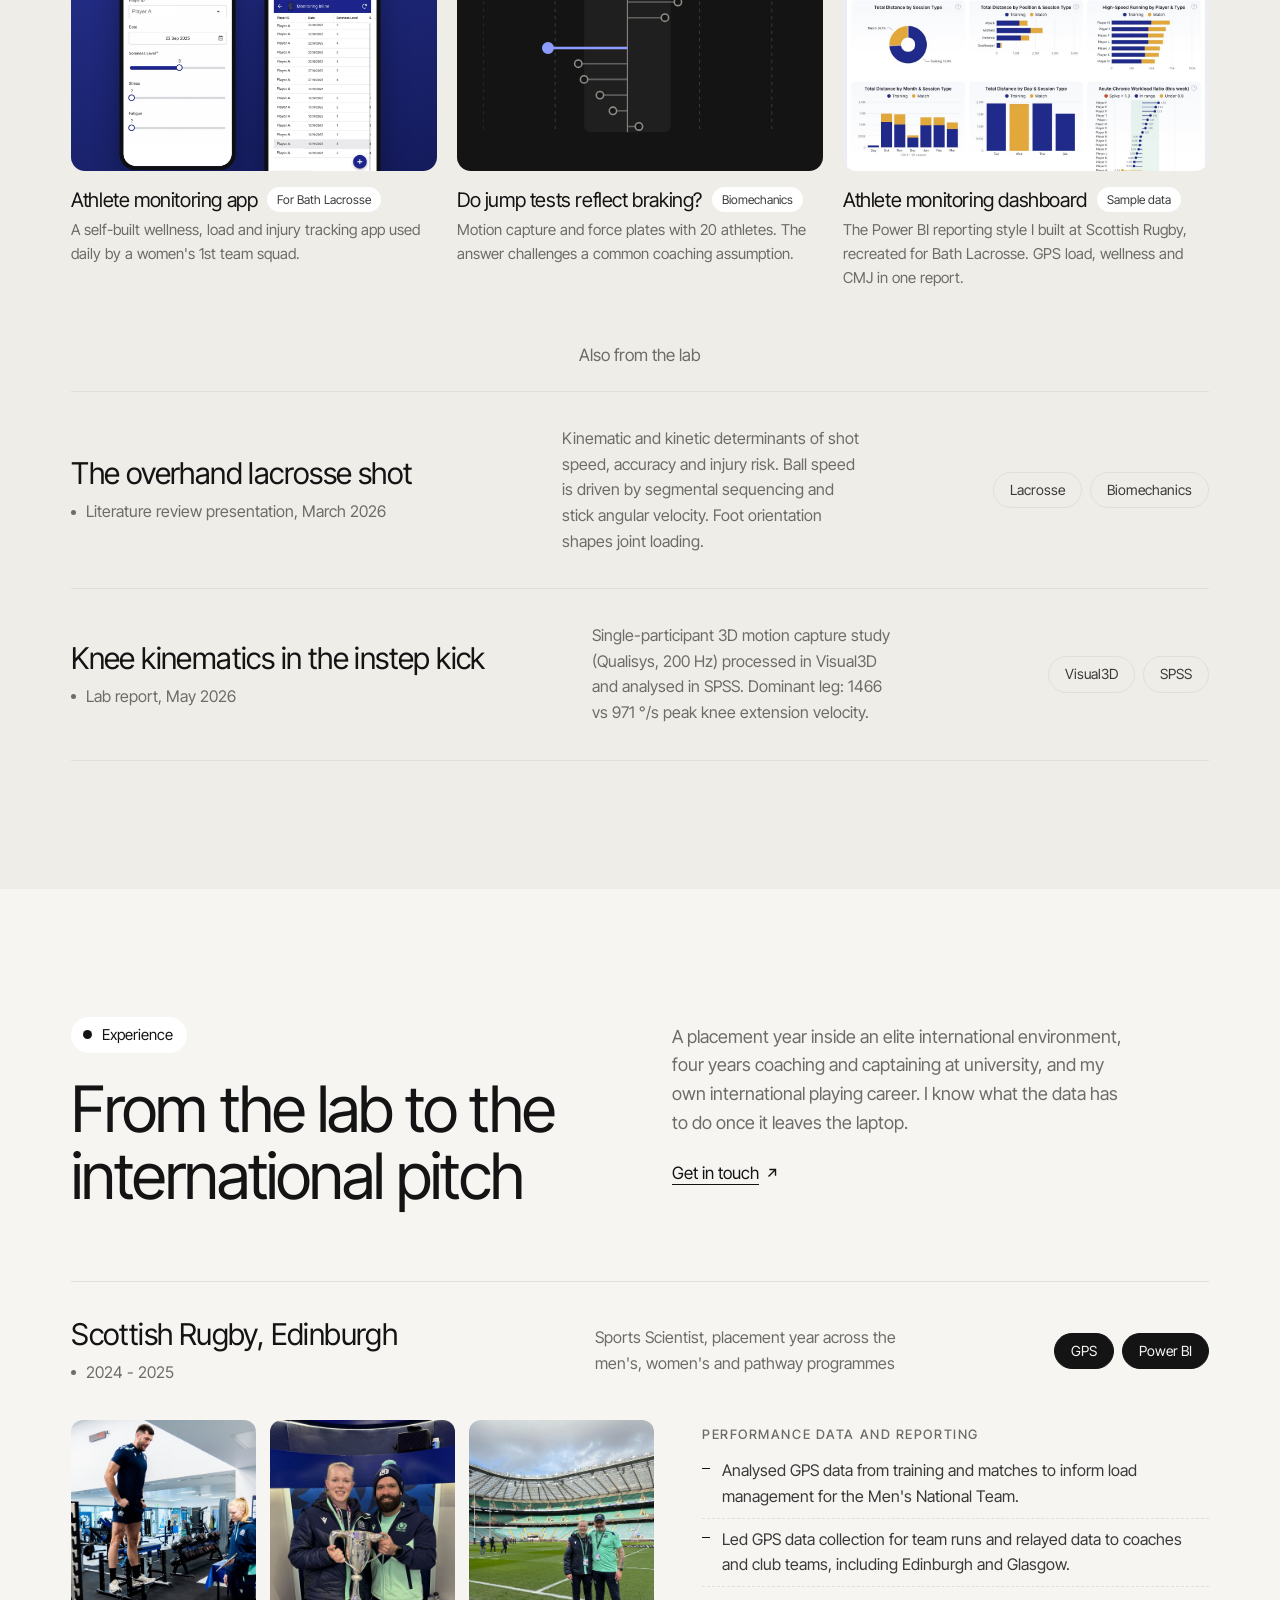
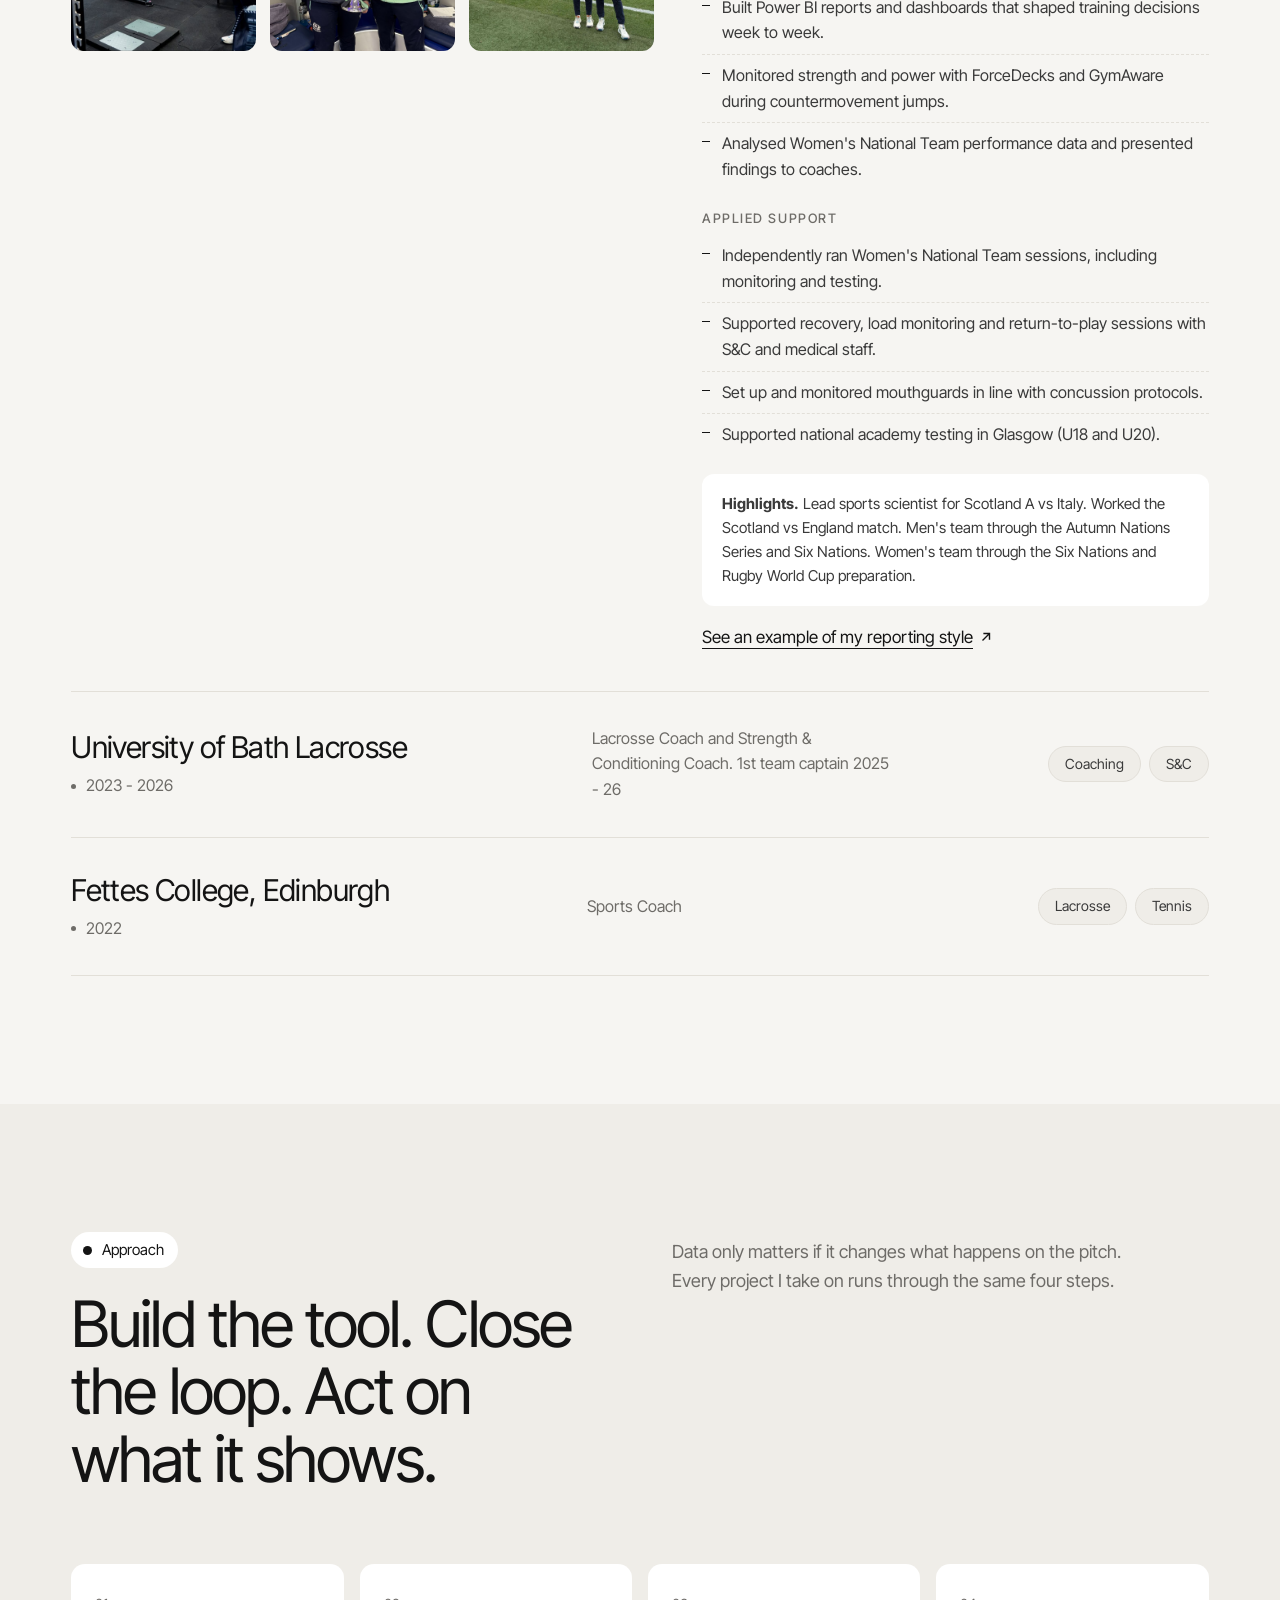
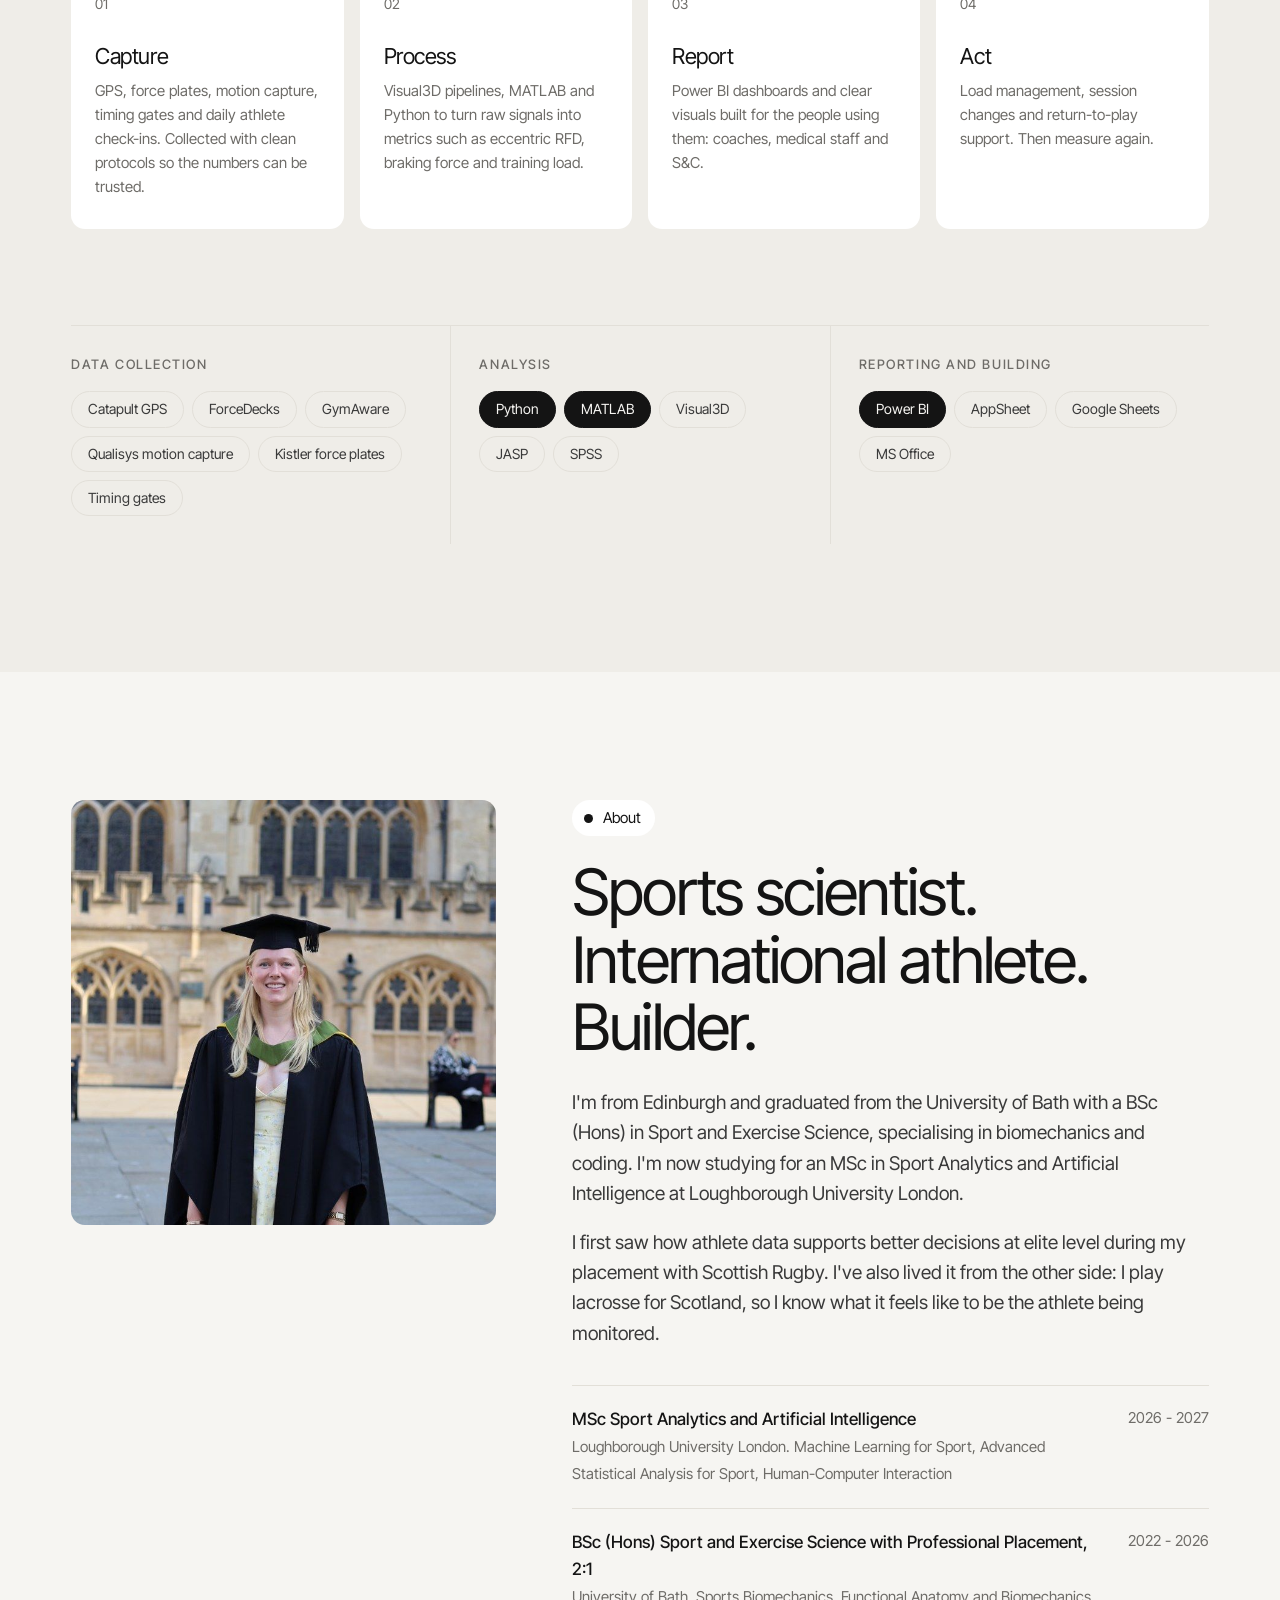
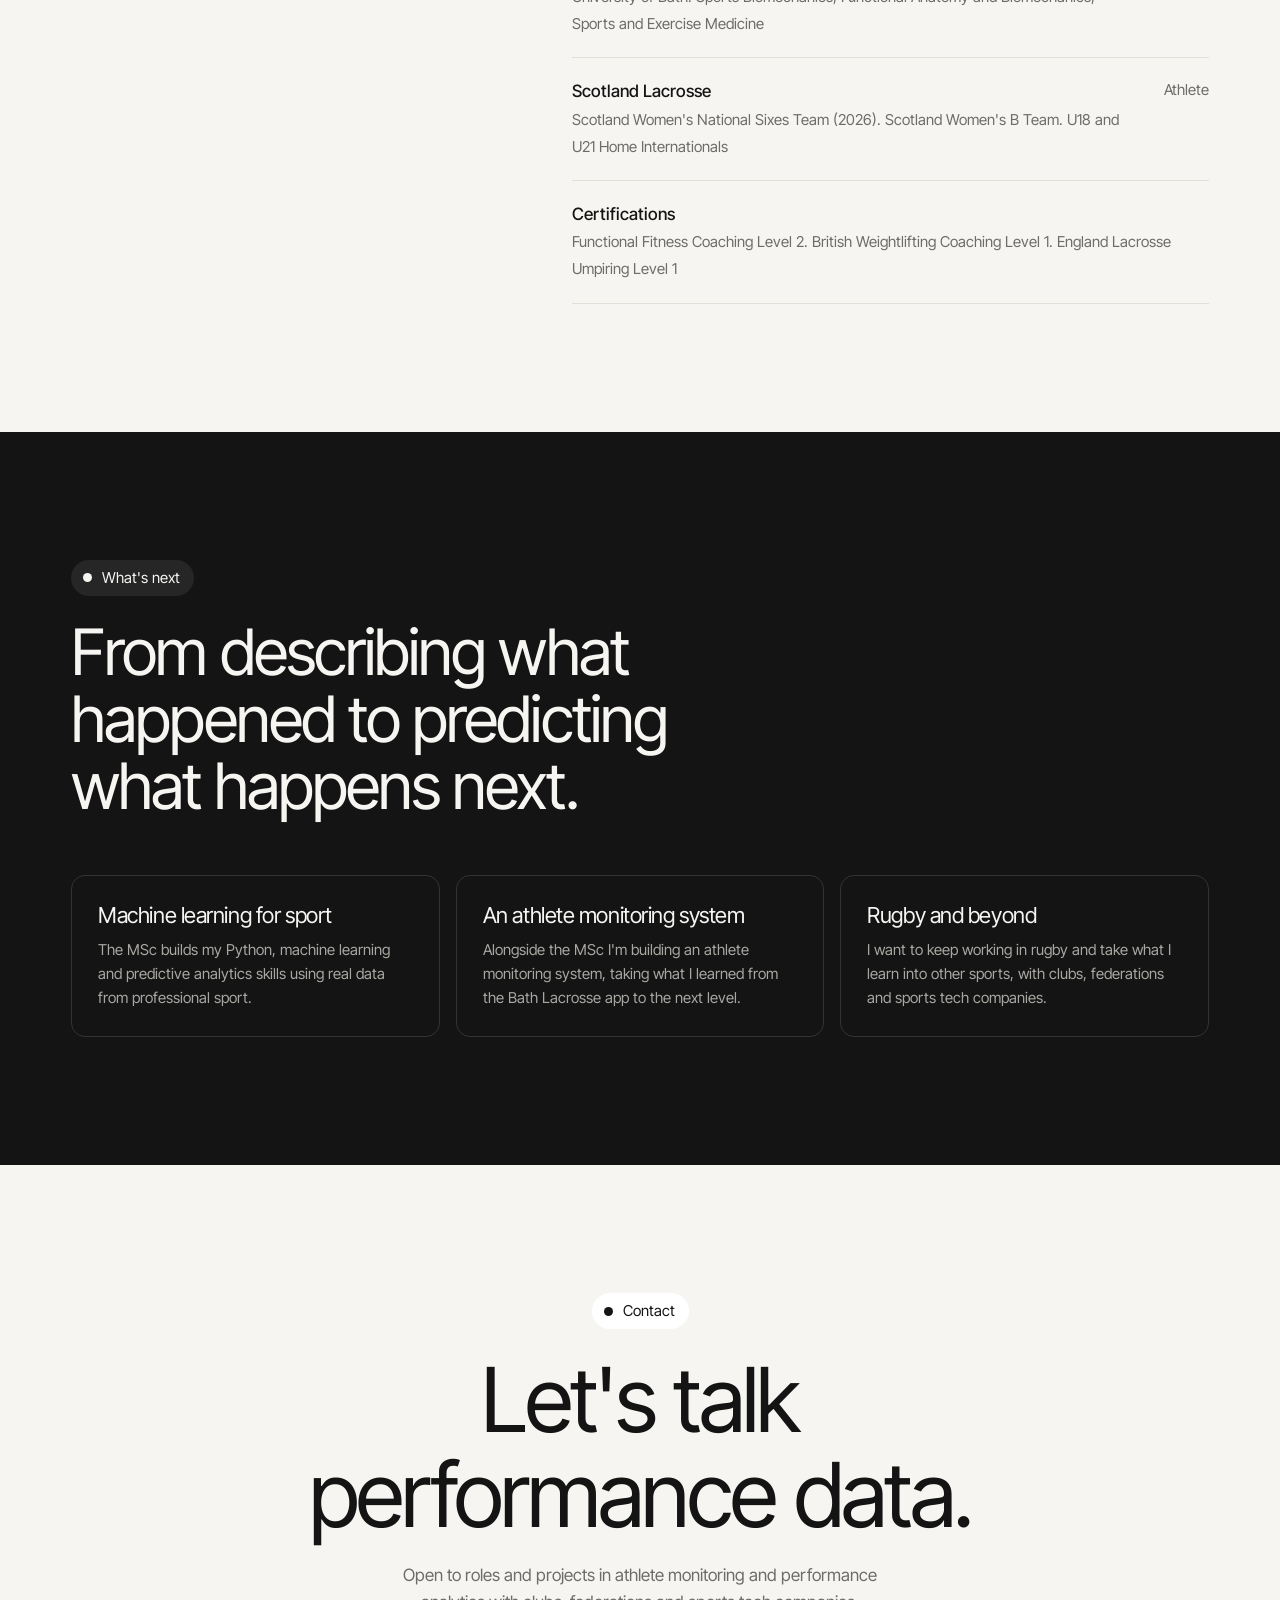
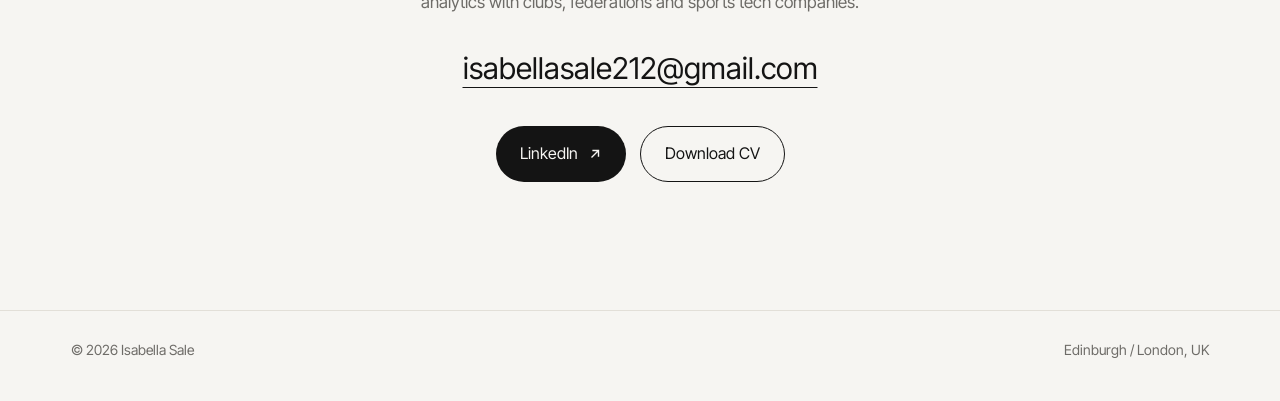
<file: isabella-portfolio/index.html>
<!doctype html>
<html lang="en-GB">
<head>
  <meta charset="utf-8">
  <meta name="viewport" content="width=device-width, initial-scale=1">
  <title>Isabella Sale | Sports Scientist and Performance Analytics</title>
  <meta name="description" content="Isabella Sale is a sports scientist specialising in athlete data and performance analytics. Ex-Scottish Rugby placement, biomechanics researcher, MSc Sport Analytics and AI at Loughborough University London.">
  <meta property="og:title" content="Isabella Sale | Sports Scientist and Performance Analytics">
  <meta property="og:description" content="Athlete monitoring, GPS, force plates and motion capture, turned into decisions coaches act on.">
  <meta property="og:type" content="website">
  <meta property="og:image" content="assets/img/pitchside-analysis.jpg">
  <link rel="icon" href="assets/img/apple-touch-icon.png">
  <link rel="apple-touch-icon" href="assets/img/apple-touch-icon.png">
  <link rel="preconnect" href="https://fonts.googleapis.com">
  <link rel="preconnect" href="https://fonts.gstatic.com" crossorigin>
  <link href="https://fonts.googleapis.com/css2?family=Inter+Tight:wght@300;400;500;600&display=swap" rel="stylesheet">
  <link rel="stylesheet" href="assets/css/style.css">
</head>
<body>

<nav class="nav">
  <div class="wrap">
    <a class="brand" href="#top">Isabella Sale<span>Sports Scientist</span></a>
    <ul>
      <li><a href="#work">Work</a></li>
      <li><a href="#experience">Experience</a></li>
      <li><a href="#approach">Approach</a></li>
      <li><a href="#about">About</a></li>
    </ul>
    <a class="cta" href="#contact">Get in touch</a>
  </div>
</nav>

<main id="top">

  <!-- HERO -->
  <header class="hero">
    <div class="wrap hero-grid">
      <div class="reveal">
        <span class="eyebrow">Sports Scientist · Performance Analytics</span>
        <h1>Athlete data, turned into <em>decisions coaches act on.</em></h1>
        <p class="lede">I work where sports science meets data. GPS, force plates, motion capture and daily wellness, collected properly and reported clearly for coaching, medical and S&amp;C staff.</p>
        <div class="hero-actions">
          <a class="btn" href="#work">See my work
            <svg viewBox="0 0 16 16" fill="none" stroke="currentColor" stroke-width="1.6"><path d="M4 12L12 4M5 4h7v7"/></svg>
          </a>
          <a class="text-link" href="assets/Isabella-Sale-CV.pdf" target="_blank" rel="noopener">Download CV
            <svg viewBox="0 0 16 16" fill="none" stroke="currentColor" stroke-width="1.6"><path d="M4 12L12 4M5 4h7v7"/></svg>
          </a>
        </div>
      </div>
      <figure class="hero-photo reveal">
        <img src="assets/img/pitchside-analysis.jpg" alt="Isabella reviewing performance data on a laptop pitchside with a member of staff" width="800" height="501">
        <figcaption>Pitchside with Scottish Rugby, 2024 - 2025</figcaption>
      </figure>
    </div>

    <div class="wrap">
      <div class="stats reveal" style="margin-top: clamp(48px, 7vw, 88px);">
        <div class="stat"><b>3</b><span>national programmes supported at Scottish Rugby</span></div>
        <div class="stat"><b>40-50</b><span>players per elite squad monitored</span></div>
        <div class="stat"><b>20</b><span>athletes tested with motion capture and force plates</span></div>
        <div class="stat"><b>~9 in 10</b><span>daily check-in completion on the app I built</span></div>
      </div>
    </div>
  </header>

  <!-- SELECTED WORK -->
  <section id="work" class="work-bg">
    <div class="wrap">
      <div class="section-head center reveal">
        <span class="eyebrow">Portfolio</span>
        <h2>Selected Work</h2>
      </div>

      <div class="cards">
        <a class="card reveal" href="app.html">
          <div class="thumb app-thumb">
            <div class="phones">
              <img src="assets/img/app-checkin.webp" alt="" width="700" height="1092">
              <img src="assets/img/app-monitoring.webp" alt="" width="700" height="1047">
            </div>
            <div class="overlay"><span>Case study</span><span>AppSheet + Google Sheets</span></div>
            <span class="arrow-btn" aria-hidden="true"><svg viewBox="0 0 24 24" fill="none" stroke="currentColor" stroke-width="1.6"><path d="M6 18L18 6M8 6h10v10"/></svg></span>
          </div>
          <div class="meta"><h3>Athlete monitoring app</h3><span class="tag">For Bath Lacrosse</span></div>
          <p>A self-built wellness, load and injury tracking app used daily by a women's 1st team squad.</p>
        </a>

        <a class="card reveal" href="research.html">
          <div class="thumb chart-thumb">
            <div data-corr-plot="compact" data-theme="dark" style="width:100%"></div>
            <div class="overlay"><span>Case study</span><span>Dissertation</span></div>
            <span class="arrow-btn" aria-hidden="true"><svg viewBox="0 0 24 24" fill="none" stroke="currentColor" stroke-width="1.6"><path d="M6 18L18 6M8 6h10v10"/></svg></span>
          </div>
          <div class="meta"><h3>Do jump tests reflect braking?</h3><span class="tag">Biomechanics</span></div>
          <p>Motion capture and force plates with 20 athletes. The answer challenges a common coaching assumption.</p>
        </a>

        <a class="card reveal" href="dashboard.html">
          <div class="thumb">
            <img src="assets/img/dashboard-preview.jpg" alt="Preview of the interactive athlete monitoring dashboard" width="1200" height="900" loading="lazy" style="object-position: top left;">
            <div class="overlay"><span>Interactive</span><span>Power BI style</span></div>
            <span class="arrow-btn" aria-hidden="true"><svg viewBox="0 0 24 24" fill="none" stroke="currentColor" stroke-width="1.6"><path d="M6 18L18 6M8 6h10v10"/></svg></span>
          </div>
          <div class="meta"><h3>Athlete monitoring dashboard</h3><span class="tag">Sample data</span></div>
          <p>The Power BI reporting style I built at Scottish Rugby, recreated for Bath Lacrosse. GPS load, wellness and CMJ in one report.</p>
        </a>
      </div>

      <div class="center-link reveal">
        <span>Also from the lab</span>
      </div>
      <div class="xp reveal" style="margin-top: 22px;">
        <div class="xp-row">
          <div class="xp-head" style="cursor: default;">
            <div>
              <h3>The overhand lacrosse shot</h3>
              <div class="when">Literature review presentation, March 2026</div>
            </div>
            <p class="role">Kinematic and kinetic determinants of shot speed, accuracy and injury risk. Ball speed is driven by segmental sequencing and stick angular velocity. Foot orientation shapes joint loading.</p>
            <div class="pills"><span class="pill">Lacrosse</span><span class="pill">Biomechanics</span></div>
          </div>
        </div>
        <div class="xp-row">
          <div class="xp-head" style="cursor: default;">
            <div>
              <h3>Knee kinematics in the instep kick</h3>
              <div class="when">Lab report, May 2026</div>
            </div>
            <p class="role">Single-participant 3D motion capture study (Qualisys, 200 Hz) processed in Visual3D and analysed in SPSS. Dominant leg: 1466 vs 971 °/s peak knee extension velocity.</p>
            <div class="pills"><span class="pill">Visual3D</span><span class="pill">SPSS</span></div>
          </div>
        </div>
      </div>
    </div>
  </section>

  <!-- EXPERIENCE -->
  <section id="experience">
    <div class="wrap">
      <div class="section-head reveal">
        <div>
          <span class="eyebrow">Experience</span>
          <h2>From the lab to the international pitch</h2>
        </div>
        <div class="side">
          <p>A placement year inside an elite international environment, four years coaching and captaining at university, and my own international playing career. I know what the data has to do once it leaves the laptop.</p>
          <a class="text-link" href="#contact">Get in touch
            <svg viewBox="0 0 16 16" fill="none" stroke="currentColor" stroke-width="1.6"><path d="M4 12L12 4M5 4h7v7"/></svg>
          </a>
        </div>
      </div>

      <div class="xp">
        <!-- Scottish Rugby -->
        <div class="xp-row open reveal" id="xp-sru">
          <button class="xp-head" aria-expanded="true">
            <div>
              <h3>Scottish Rugby, Edinburgh</h3>
              <div class="when">2024 - 2025</div>
            </div>
            <p class="role">Sports Scientist, placement year across the men's, women's and pathway programmes</p>
            <div class="pills"><span class="pill">GPS</span><span class="pill">Power BI</span></div>
          </button>
          <div class="xp-body"><div>
            <div class="xp-inner">
              <div class="xp-photos">
                <img src="assets/img/scottish-rugby-testing.jpg" alt="Monitoring a jump test in the gym" loading="lazy" width="1200" height="1199">
                <img src="assets/img/scottish-rugby-changing-room.jpg" alt="Isabella with a trophy in the Scotland changing room" loading="lazy" width="1200" height="1132">
                <img src="assets/img/scottish-rugby-stadium.jpg" alt="Isabella pitchside in a stadium before a match" loading="lazy" width="900" height="1200">
              </div>
              <div class="xp-text">
                <div>
                  <h4>Performance data and reporting</h4>
                  <ul>
                    <li>Analysed GPS data from training and matches to inform load management for the Men's National Team.</li>
                    <li>Led GPS data collection for team runs and relayed data to coaches and club teams, including Edinburgh and Glasgow.</li>
                    <li>Built Power BI reports and dashboards that shaped training decisions week to week.</li>
                    <li>Monitored strength and power with ForceDecks and GymAware during countermovement jumps.</li>
                    <li>Analysed Women's National Team performance data and presented findings to coaches.</li>
                  </ul>
                  <h4>Applied support</h4>
                  <ul>
                    <li>Independently ran Women's National Team sessions, including monitoring and testing.</li>
                    <li>Supported recovery, load monitoring and return-to-play sessions with S&amp;C and medical staff.</li>
                    <li>Set up and monitored mouthguards in line with concussion protocols.</li>
                    <li>Supported national academy testing in Glasgow (U18 and U20).</li>
                  </ul>
                  <div class="highlight-box">
                    <p><b>Highlights.</b> Lead sports scientist for Scotland A vs Italy. Worked the Scotland vs England match. Men's team through the Autumn Nations Series and Six Nations. Women's team through the Six Nations and Rugby World Cup preparation.</p>
                  </div>
                  <a class="text-link" href="dashboard.html" style="margin-top: 18px;">See an example of my reporting style
                    <svg viewBox="0 0 16 16" fill="none" stroke="currentColor" stroke-width="1.6"><path d="M4 12L12 4M5 4h7v7"/></svg>
                  </a>
                </div>
              </div>
            </div>
          </div></div>
        </div>

        <!-- Bath Lacrosse -->
        <div class="xp-row reveal">
          <button class="xp-head" aria-expanded="false">
            <div>
              <h3>University of Bath Lacrosse</h3>
              <div class="when">2023 - 2026</div>
            </div>
            <p class="role">Lacrosse Coach and Strength &amp; Conditioning Coach. 1st team captain 2025 - 26</p>
            <div class="pills"><span class="pill">Coaching</span><span class="pill">S&amp;C</span></div>
          </button>
          <div class="xp-body"><div>
            <div class="xp-inner">
              <div class="xp-text">
                <div>
                  <h4>What I did</h4>
                  <ul>
                    <li>Designed and ran weekly training and strength and conditioning programming.</li>
                    <li>Led selection and return-to-play decisions for the squad.</li>
                    <li>Built the squad's wellness and load monitoring app and used the data to adapt sessions week to week.</li>
                  </ul>
                </div>
              </div>
              <div class="xp-text">
                <div class="highlight-box" style="margin-top:0;">
                  <p><b>Full Blue Award (2026)</b> for international representation and contribution to university lacrosse.</p>
                </div>
                <a class="arrow-btn" href="app.html" aria-label="Read the app case study"><svg viewBox="0 0 24 24" fill="none" stroke="currentColor" stroke-width="1.6"><path d="M6 18L18 6M8 6h10v10"/></svg></a>
              </div>
            </div>
          </div></div>
        </div>

        <!-- Fettes -->
        <div class="xp-row reveal">
          <button class="xp-head" aria-expanded="false">
            <div>
              <h3>Fettes College, Edinburgh</h3>
              <div class="when">2022</div>
            </div>
            <p class="role">Sports Coach</p>
            <div class="pills"><span class="pill">Lacrosse</span><span class="pill">Tennis</span></div>
          </button>
          <div class="xp-body"><div>
            <div class="xp-inner">
              <div class="xp-text"><ul>
                <li>Coached lacrosse and tennis across age and skill levels.</li>
                <li>Qualified as an England Lacrosse Level 1 umpire.</li>
              </ul></div>
            </div>
          </div></div>
        </div>
      </div>
    </div>
  </section>

  <!-- APPROACH -->
  <section id="approach" class="work-bg">
    <div class="wrap">
      <div class="section-head reveal">
        <div>
          <span class="eyebrow">Approach</span>
          <h2>Build the tool. Close the loop. Act on what it shows.</h2>
        </div>
        <div class="side">
          <p>Data only matters if it changes what happens on the pitch. Every project I take on runs through the same four steps.</p>
        </div>
      </div>
      <div class="steps">
        <div class="step reveal"><span class="n">01</span><h3>Capture</h3><p>GPS, force plates, motion capture, timing gates and daily athlete check-ins. Collected with clean protocols so the numbers can be trusted.</p></div>
        <div class="step reveal"><span class="n">02</span><h3>Process</h3><p>Visual3D pipelines, MATLAB and Python to turn raw signals into metrics such as eccentric RFD, braking force and training load.</p></div>
        <div class="step reveal"><span class="n">03</span><h3>Report</h3><p>Power BI dashboards and clear visuals built for the people using them: coaches, medical staff and S&amp;C.</p></div>
        <div class="step reveal"><span class="n">04</span><h3>Act</h3><p>Load management, session changes and return-to-play support. Then measure again.</p></div>
      </div>

      <div class="toolkit reveal" style="margin-top: clamp(56px, 8vw, 96px);">
        <div class="tool-col">
          <h4>Data collection</h4>
          <div class="pills">
            <span class="pill">Catapult GPS</span><span class="pill">ForceDecks</span><span class="pill">GymAware</span>
            <span class="pill">Qualisys motion capture</span><span class="pill">Kistler force plates</span><span class="pill">Timing gates</span>
          </div>
        </div>
        <div class="tool-col">
          <h4>Analysis</h4>
          <div class="pills">
            <span class="pill dark">Python</span><span class="pill dark">MATLAB</span><span class="pill">Visual3D</span>
            <span class="pill">JASP</span><span class="pill">SPSS</span>
          </div>
        </div>
        <div class="tool-col">
          <h4>Reporting and building</h4>
          <div class="pills">
            <span class="pill dark">Power BI</span><span class="pill">AppSheet</span><span class="pill">Google Sheets</span><span class="pill">MS Office</span>
          </div>
        </div>
      </div>
    </div>
  </section>

  <!-- ABOUT -->
  <section id="about">
    <div class="wrap about-grid">
      <img class="reveal" src="assets/img/graduation.jpg" alt="Isabella at her University of Bath graduation" width="700" height="700">
      <div class="copy reveal">
        <span class="eyebrow">About</span>
        <h2 style="margin: 22px 0 28px;">Sports scientist. International athlete. Builder.</h2>
        <p>I'm from Edinburgh and graduated from the University of Bath with a BSc (Hons) in Sport and Exercise Science, specialising in biomechanics and coding. I'm now studying for an MSc in Sport Analytics and Artificial Intelligence at Loughborough University London.</p>
        <p>I first saw how athlete data supports better decisions at elite level during my placement with Scottish Rugby. I've also lived it from the other side: I play lacrosse for Scotland, so I know what it feels like to be the athlete being monitored.</p>

        <div class="edu">
          <div class="edu-row"><div><b>MSc Sport Analytics and Artificial Intelligence</b><br><span>Loughborough University London. Machine Learning for Sport, Advanced Statistical Analysis for Sport, Human-Computer Interaction</span></div><span class="yr">2026 - 2027</span></div>
          <div class="edu-row"><div><b>BSc (Hons) Sport and Exercise Science with Professional Placement, 2:1</b><br><span>University of Bath. Sports Biomechanics, Functional Anatomy and Biomechanics, Sports and Exercise Medicine</span></div><span class="yr">2022 - 2026</span></div>
          <div class="edu-row"><div><b>Scotland Lacrosse</b><br><span>Scotland Women's National Sixes Team (2026). Scotland Women's B Team. U18 and U21 Home Internationals</span></div><span class="yr">Athlete</span></div>
          <div class="edu-row"><div><b>Certifications</b><br><span>Functional Fitness Coaching Level 2. British Weightlifting Coaching Level 1. England Lacrosse Umpiring Level 1</span></div><span class="yr"></span></div>
        </div>
      </div>
    </div>
  </section>

  <!-- NEXT -->
  <section class="next">
    <div class="wrap">
      <span class="eyebrow reveal">What's next</span>
      <h2 class="reveal">From describing what happened to predicting what happens next.</h2>
      <div class="next-grid">
        <div class="next-card reveal"><h3>Machine learning for sport</h3><p>The MSc builds my Python, machine learning and predictive analytics skills using real data from professional sport.</p></div>
        <div class="next-card reveal"><h3>An athlete monitoring system</h3><p>Alongside the MSc I'm building an athlete monitoring system, taking what I learned from the Bath Lacrosse app to the next level.</p></div>
        <div class="next-card reveal"><h3>Rugby and beyond</h3><p>I want to keep working in rugby and take what I learn into other sports, with clubs, federations and sports tech companies.</p></div>
      </div>
    </div>
  </section>

  <!-- CONTACT -->
  <section id="contact" class="contact">
    <div class="wrap">
      <span class="eyebrow reveal">Contact</span>
      <h2 class="reveal">Let's talk performance data.</h2>
      <p class="muted reveal" style="max-width: 52ch; margin: 0 auto 28px;">Open to roles and projects in athlete monitoring and performance analytics with clubs, federations and sports tech companies.</p>
      <a class="mail reveal" href="mailto:isabellasale212@gmail.com">isabellasale212@gmail.com</a>
      <div class="row reveal">
        <a class="btn" href="https://www.linkedin.com/in/isabella-sale-sport" target="_blank" rel="noopener">LinkedIn
          <svg viewBox="0 0 16 16" fill="none" stroke="currentColor" stroke-width="1.6"><path d="M4 12L12 4M5 4h7v7"/></svg>
        </a>
        <a class="btn ghost" href="assets/Isabella-Sale-CV.pdf" target="_blank" rel="noopener">Download CV</a>
      </div>
    </div>
  </section>
</main>

<footer>
  <div class="wrap">
    <span>© <span data-year>2026</span> Isabella Sale</span>
    <span>Edinburgh / London, UK</span>
  </div>
</footer>

<script src="assets/js/main.js"></script>
</body>
</html>
</file>
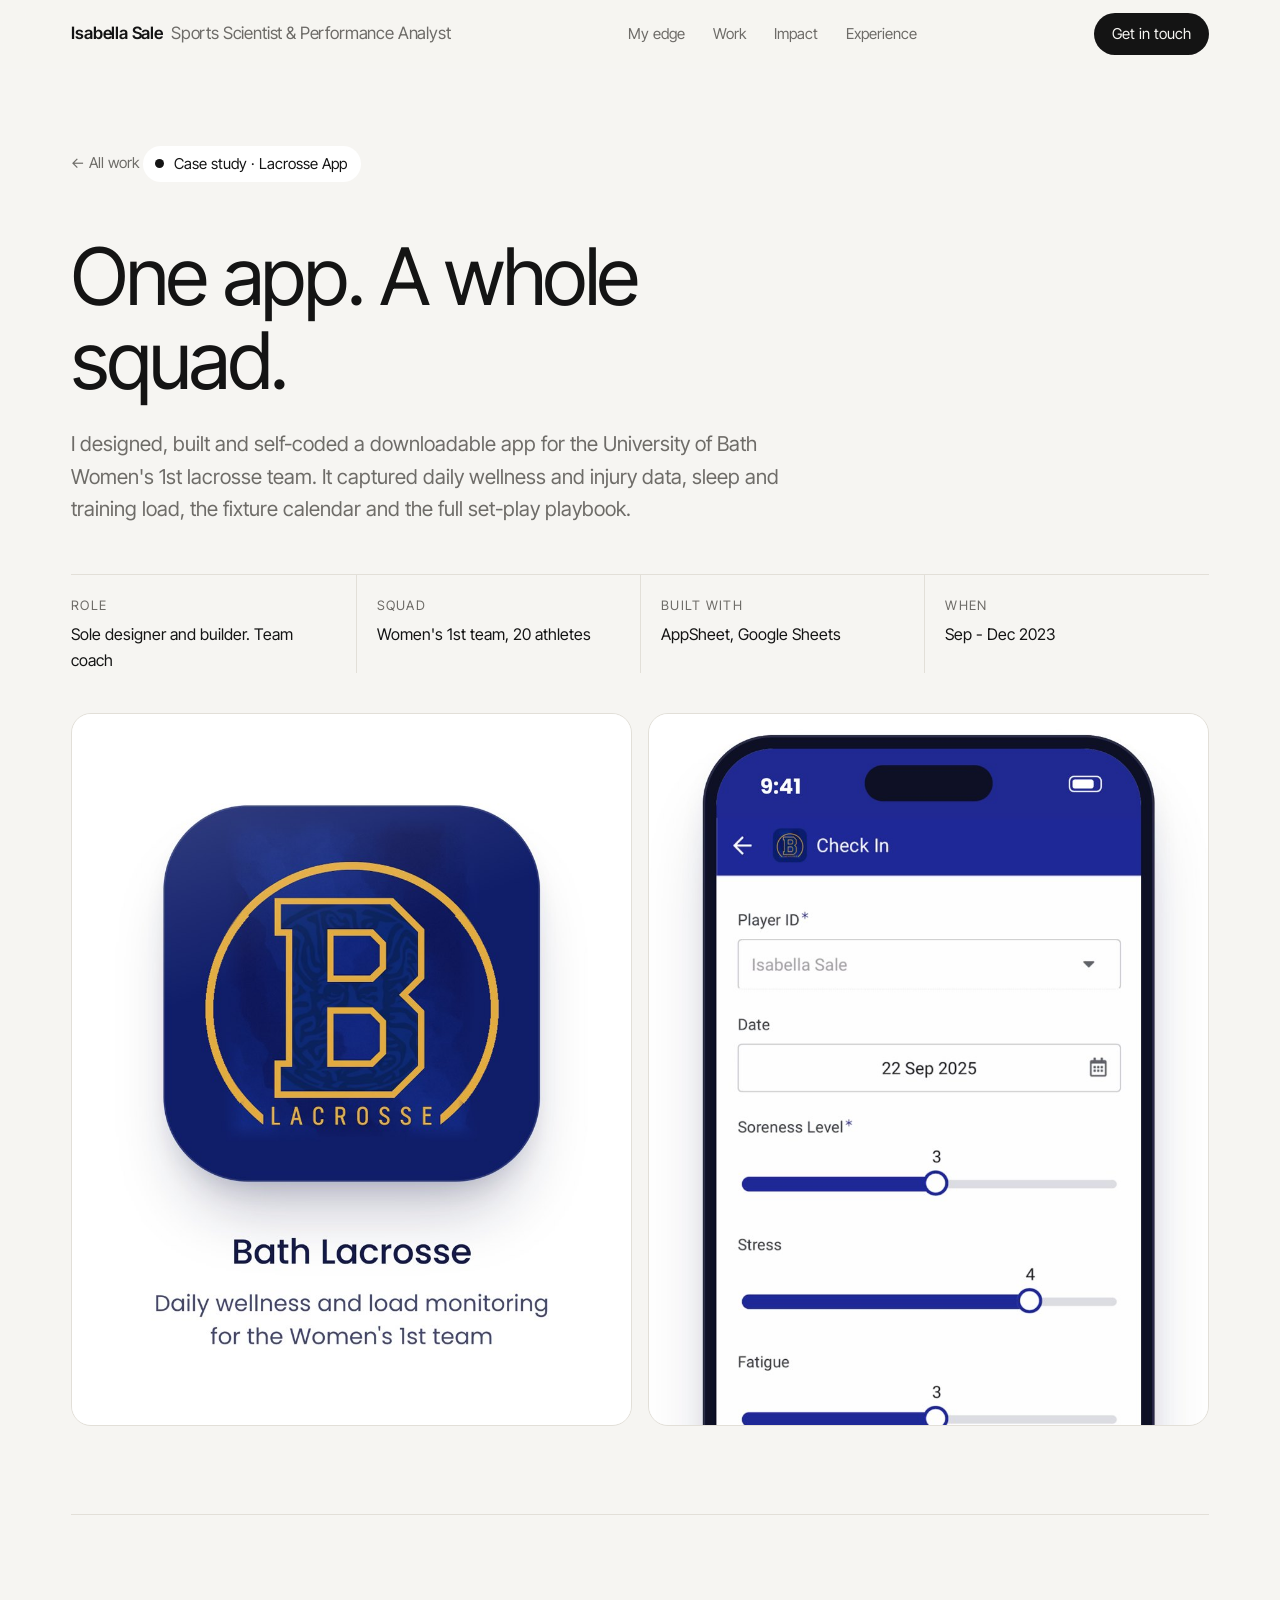
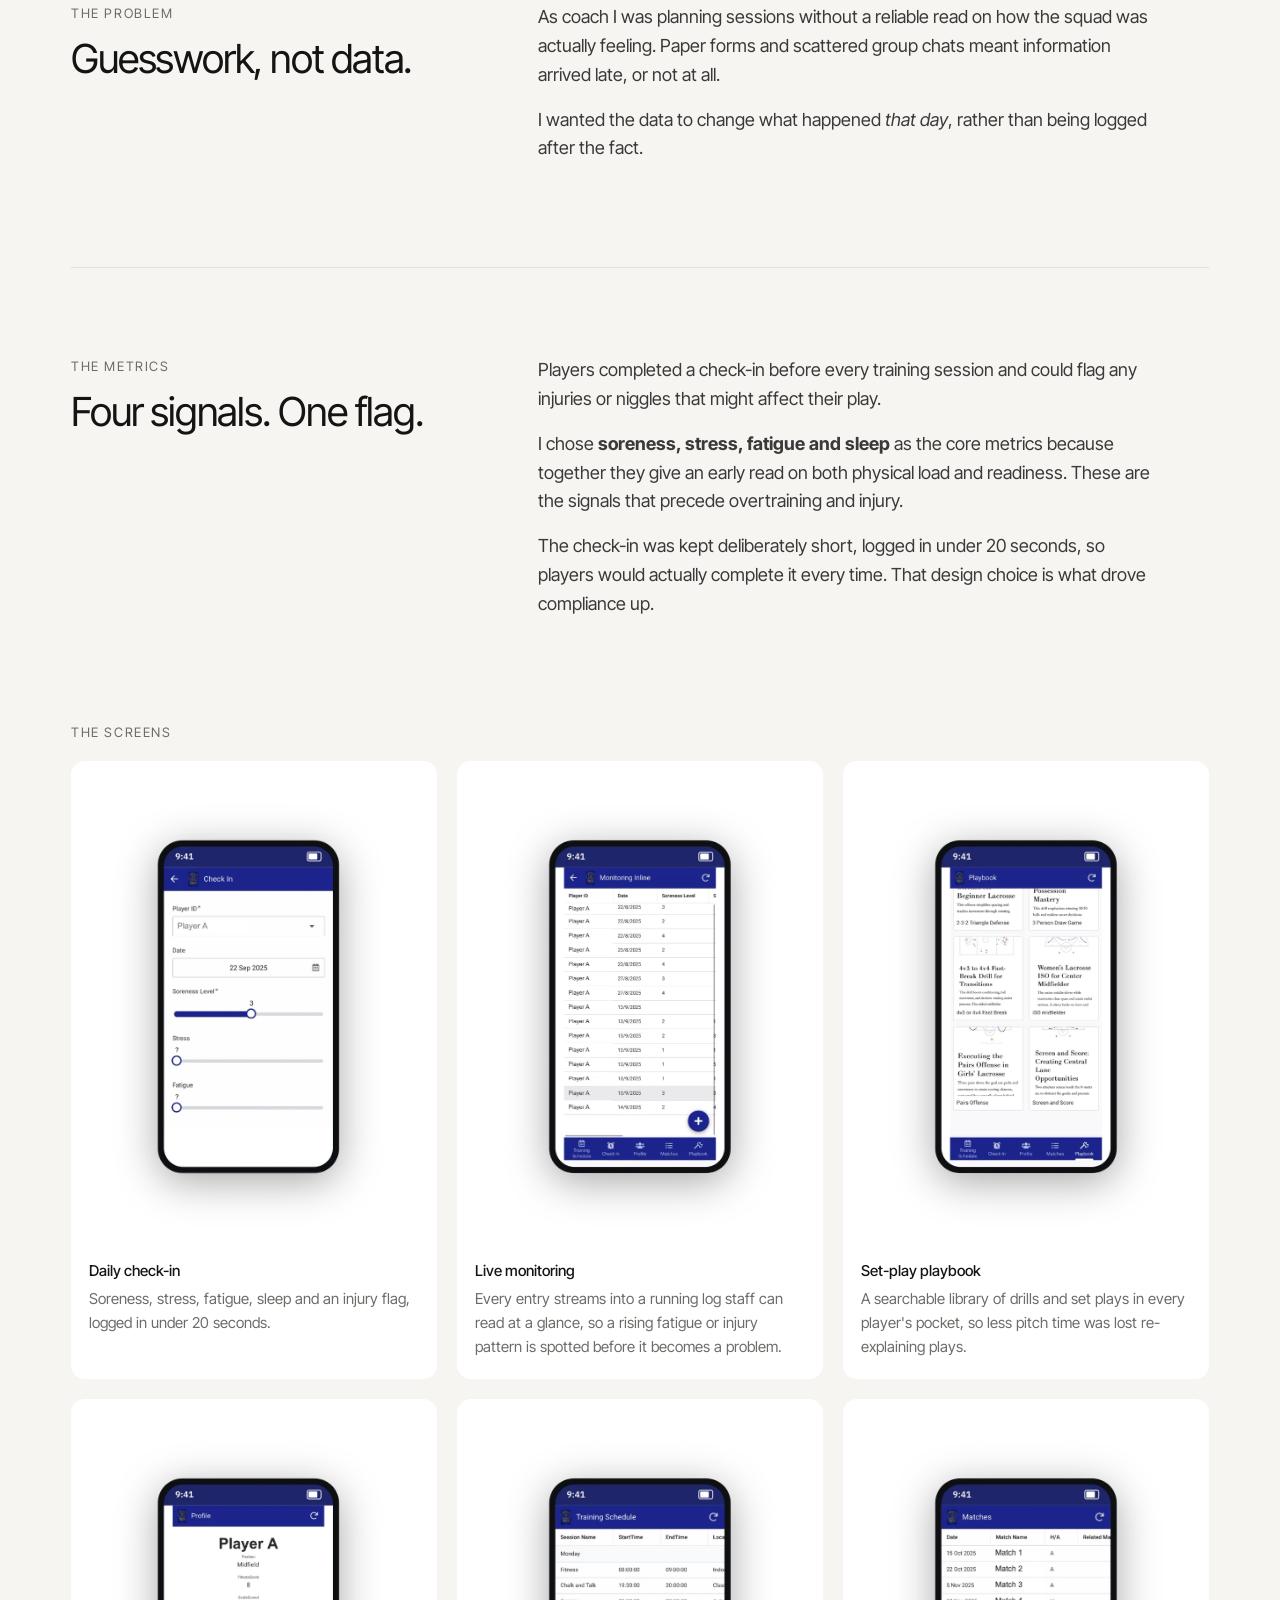
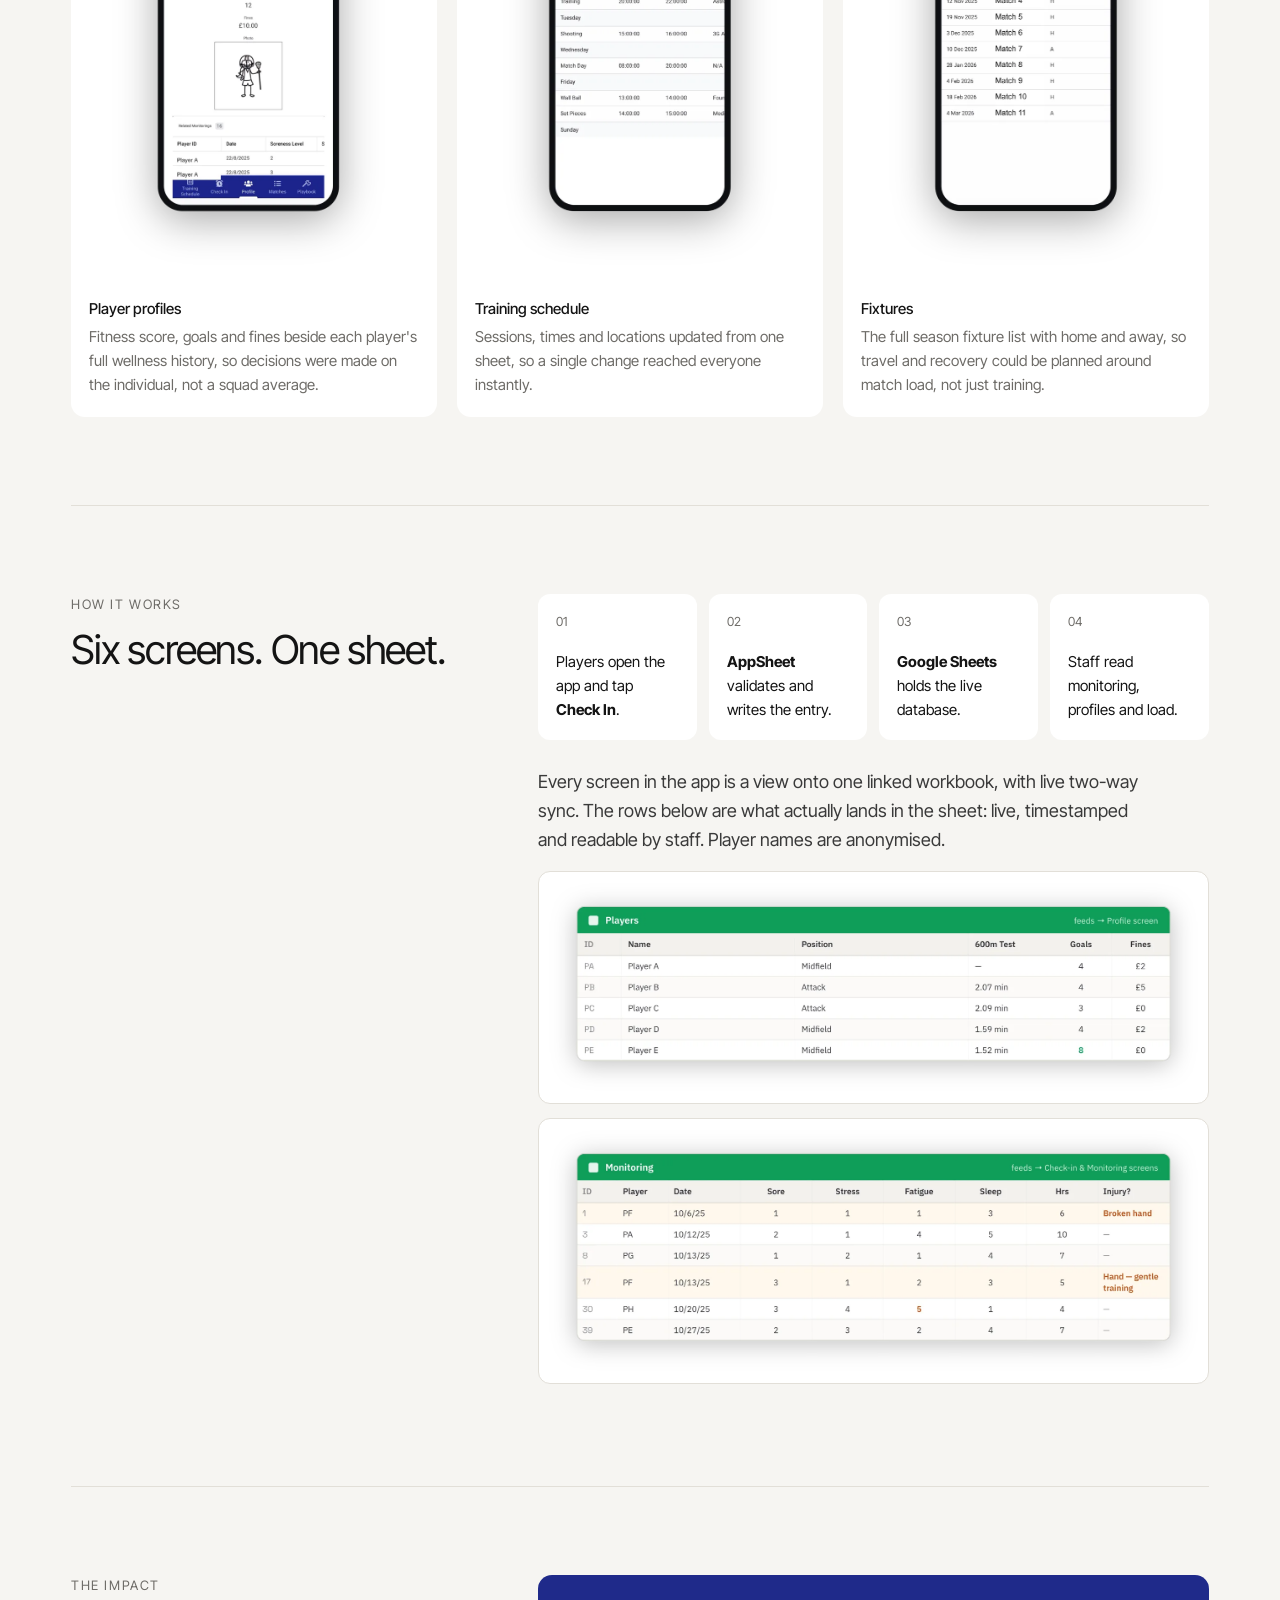
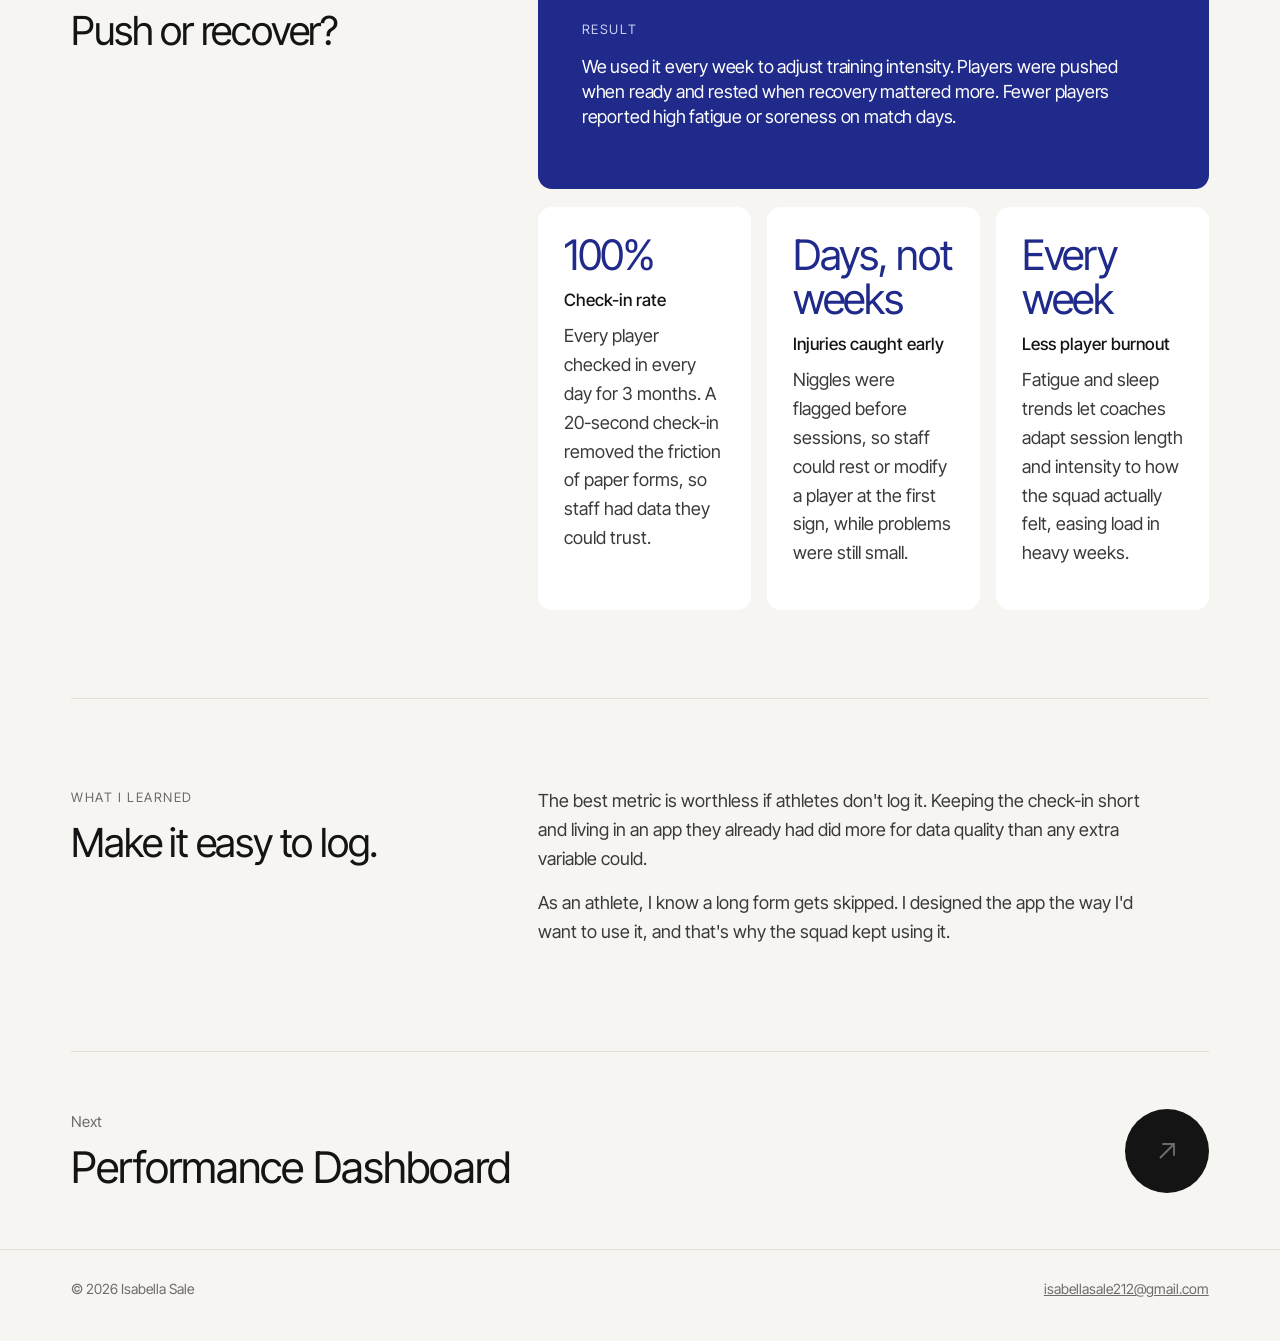
<file: app.html>
<!doctype html>
<html lang="en-GB">
<head>
  <meta charset="utf-8">
  <meta name="viewport" content="width=device-width, initial-scale=1">
  <title>Lacrosse App | Isabella Sale</title>
  <meta name="description" content="Case study: a self-built wellness, load and injury monitoring app for the University of Bath Women's 1st lacrosse team, built with AppSheet.">
  <link rel="icon" href="assets/img/favicon.svg" type="image/svg+xml">
  <link rel="icon" href="assets/img/favicon-32.png" sizes="32x32">
  <link rel="apple-touch-icon" href="assets/img/apple-touch-icon.png">
  <link rel="preconnect" href="https://fonts.googleapis.com">
  <link rel="preconnect" href="https://fonts.gstatic.com" crossorigin>
  <link href="https://fonts.googleapis.com/css2?family=Inter+Tight:wght@300;400;500;600&display=swap" rel="stylesheet">
  <link rel="stylesheet" href="assets/css/style.css">
</head>
<body>

<nav class="nav">
  <div class="wrap">
    <a class="brand" href="index.html">Isabella Sale<span>Sports Scientist &amp; Performance Analyst</span></a>
    <ul>
      <li><a href="index.html#edge">My edge</a></li>
      <li><a href="index.html#work">Work</a></li>
      <li><a href="index.html#impact">Impact</a></li>
      <li><a href="index.html#experience">Experience</a></li>
    </ul>
    <a class="cta" href="index.html#contact">Get in touch</a>
  </div>
</nav>

<main class="wrap">
  <header class="cs-hero">
    <a class="back" href="index.html#work">← All work</a>
    <span class="eyebrow">Case study · Lacrosse App</span>
    <h1>One app. A whole squad.</h1>
    <p class="lede" style="max-width: 60ch;">I designed, built and self-coded a downloadable app for the University of Bath Women's 1st lacrosse team. It captured daily wellness and injury data, sleep and training load, the fixture calendar and the full set-play playbook.</p>
    <dl class="cs-facts">
      <div><dt>Role</dt><dd>Sole designer and builder. Team coach</dd></div>
      <div><dt>Squad</dt><dd>Women's 1st team, 20 athletes</dd></div>
      <div><dt>Built with</dt><dd>AppSheet, Google Sheets</dd></div>
      <div><dt>When</dt><dd>Sep - Dec 2023</dd></div>
    </dl>
  </header>

  <section class="app-show reveal">
    <figure><img src="assets/img/app-brand.jpg" alt="Bath Lacrosse app icon: daily wellness and load monitoring for the Women's 1st team" width="900" height="1145"></figure>
    <figure><img src="assets/img/app-checkin-hero.jpg" alt="Check-in screen with sliders for soreness, stress, fatigue and sleep quality" width="900" height="1145"></figure>
  </section>

  <section class="cs-block reveal">
    <div><span class="label">The problem</span><h2>Guesswork, not data.</h2></div>
    <div class="body">
      <p>As coach I was planning sessions without a reliable read on how the squad was actually feeling. Paper forms and scattered group chats meant information arrived late, or not at all.</p>
      <p>I wanted the data to change what happened <em>that day</em>, rather than being logged after the fact.</p>
    </div>
  </section>

  <section class="cs-block reveal">
    <div><span class="label">The metrics</span><h2>Four signals. One flag.</h2></div>
    <div class="body">
      <p>Players completed a check-in before every training session and could flag any injuries or niggles that might affect their play.</p>
      <p>I chose <b>soreness, stress, fatigue and sleep</b> as the core metrics because together they give an early read on both physical load and readiness. These are the signals that precede overtraining and injury.</p>
      <p>The check-in was kept deliberately short, logged in under 20 seconds, so players would actually complete it every time. That design choice is what drove compliance up.</p>
    </div>
  </section>

  <section class="reveal" style="padding: 0 0 clamp(48px, 7vw, 88px);">
    <span class="label" style="font-size:13px;letter-spacing:.12em;text-transform:uppercase;color:var(--muted);display:block;margin-bottom:18px;">The screens</span>
    <div class="phone-row">
      <figure><img src="assets/img/app-checkin.webp" alt="Daily check-in screen with sliders for soreness, stress and fatigue" width="700" height="1092" loading="lazy"><figcaption><b>Daily check-in</b>Soreness, stress, fatigue, sleep and an injury flag, logged in under 20 seconds.</figcaption></figure>
      <figure><img src="assets/img/app-monitoring.webp" alt="Live monitoring log showing player entries by date" width="700" height="1047" loading="lazy"><figcaption><b>Live monitoring</b>Every entry streams into a running log staff can read at a glance, so a rising fatigue or injury pattern is spotted before it becomes a problem.</figcaption></figure>
      <figure><img src="assets/img/app-playbook.webp" alt="Playbook screen with a searchable library of drills and set plays" width="700" height="1047" loading="lazy"><figcaption><b>Set-play playbook</b>A searchable library of drills and set plays in every player's pocket, so less pitch time was lost re-explaining plays.</figcaption></figure>
      <figure><img src="assets/img/app-profile.webp" alt="Player profile screen" width="700" height="1092" loading="lazy"><figcaption><b>Player profiles</b>Fitness score, goals and fines beside each player's full wellness history, so decisions were made on the individual, not a squad average.</figcaption></figure>
      <figure><img src="assets/img/app-schedule.webp" alt="Training schedule screen" width="700" height="1047" loading="lazy"><figcaption><b>Training schedule</b>Sessions, times and locations updated from one sheet, so a single change reached everyone instantly.</figcaption></figure>
      <figure><img src="assets/img/app-fixtures.webp" alt="Fixtures list screen" width="700" height="1047" loading="lazy"><figcaption><b>Fixtures</b>The full season fixture list with home and away, so travel and recovery could be planned around match load, not just training.</figcaption></figure>
    </div>
  </section>

  <section class="cs-block reveal">
    <div><span class="label">How it works</span><h2>Six screens. One sheet.</h2></div>
    <div class="body">
      <div class="flow">
        <div><small>01</small>Players open the app and tap <b>Check In</b>.</div>
        <div><small>02</small><b>AppSheet</b> validates and writes the entry.</div>
        <div><small>03</small><b>Google Sheets</b> holds the live database.</div>
        <div><small>04</small>Staff read monitoring, profiles and load.</div>
      </div>
      <p style="margin-top: 28px;">Every screen in the app is a view onto one linked workbook, with live two-way sync. The rows below are what actually lands in the sheet: live, timestamped and readable by staff. Player names are anonymised.</p>
      <img class="sheet-img" src="assets/img/sheet-players.webp" alt="Players table in the Google Sheet with position, 600m test, goals and fines" width="1600" height="553" loading="lazy">
      <img class="sheet-img" src="assets/img/sheet-monitoring.webp" alt="Monitoring table in the Google Sheet with soreness, stress, fatigue, sleep and injury columns" width="1600" height="631" loading="lazy">
    </div>
  </section>

  <section class="cs-block reveal">
    <div><span class="label">The impact</span><h2>Push or recover?</h2></div>
    <div class="body">
      <div class="takeaway" style="margin-bottom: 18px;">
        <span class="label">Result</span>
        <p>We used it every week to adjust training intensity. Players were pushed when ready and rested when recovery mattered more. Fewer players reported high fatigue or soreness on match days.</p>
      </div>
      <div class="impact">
        <div><b>100%</b><h4>Check-in rate</h4><p>Every player checked in every day for 3 months. A 20-second check-in removed the friction of paper forms, so staff had data they could trust.</p></div>
        <div><b>Days, not weeks</b><h4>Injuries caught early</h4><p>Niggles were flagged before sessions, so staff could rest or modify a player at the first sign, while problems were still small.</p></div>
        <div><b>Every week</b><h4>Less player burnout</h4><p>Fatigue and sleep trends let coaches adapt session length and intensity to how the squad actually felt, easing load in heavy weeks.</p></div>
      </div>
    </div>
  </section>

  <section class="cs-block reveal">
    <div><span class="label">What I learned</span><h2>Make it easy to log.</h2></div>
    <div class="body">
      <p>The best metric is worthless if athletes don't log it. Keeping the check-in short and living in an app they already had did more for data quality than any extra variable could.</p>
      <p>As an athlete, I know a long form gets skipped. I designed the app the way I'd want to use it, and that's why the squad kept using it.</p>
    </div>
  </section>

  <a class="next-case" href="dashboard.html">
    <div><span>Next</span><h3>Performance Dashboard</h3></div>
    <span class="arrow-btn" aria-hidden="true"><svg viewBox="0 0 24 24" fill="none" stroke="currentColor" stroke-width="1.6"><path d="M6 18L18 6M8 6h10v10"/></svg></span>
  </a>
</main>

<footer>
  <div class="wrap">
    <span>© <span data-year>2026</span> Isabella Sale</span>
    <a href="mailto:isabellasale212@gmail.com">isabellasale212@gmail.com</a>
  </div>
</footer>
<script src="assets/js/main.js"></script>
</body>
</html>
</file>
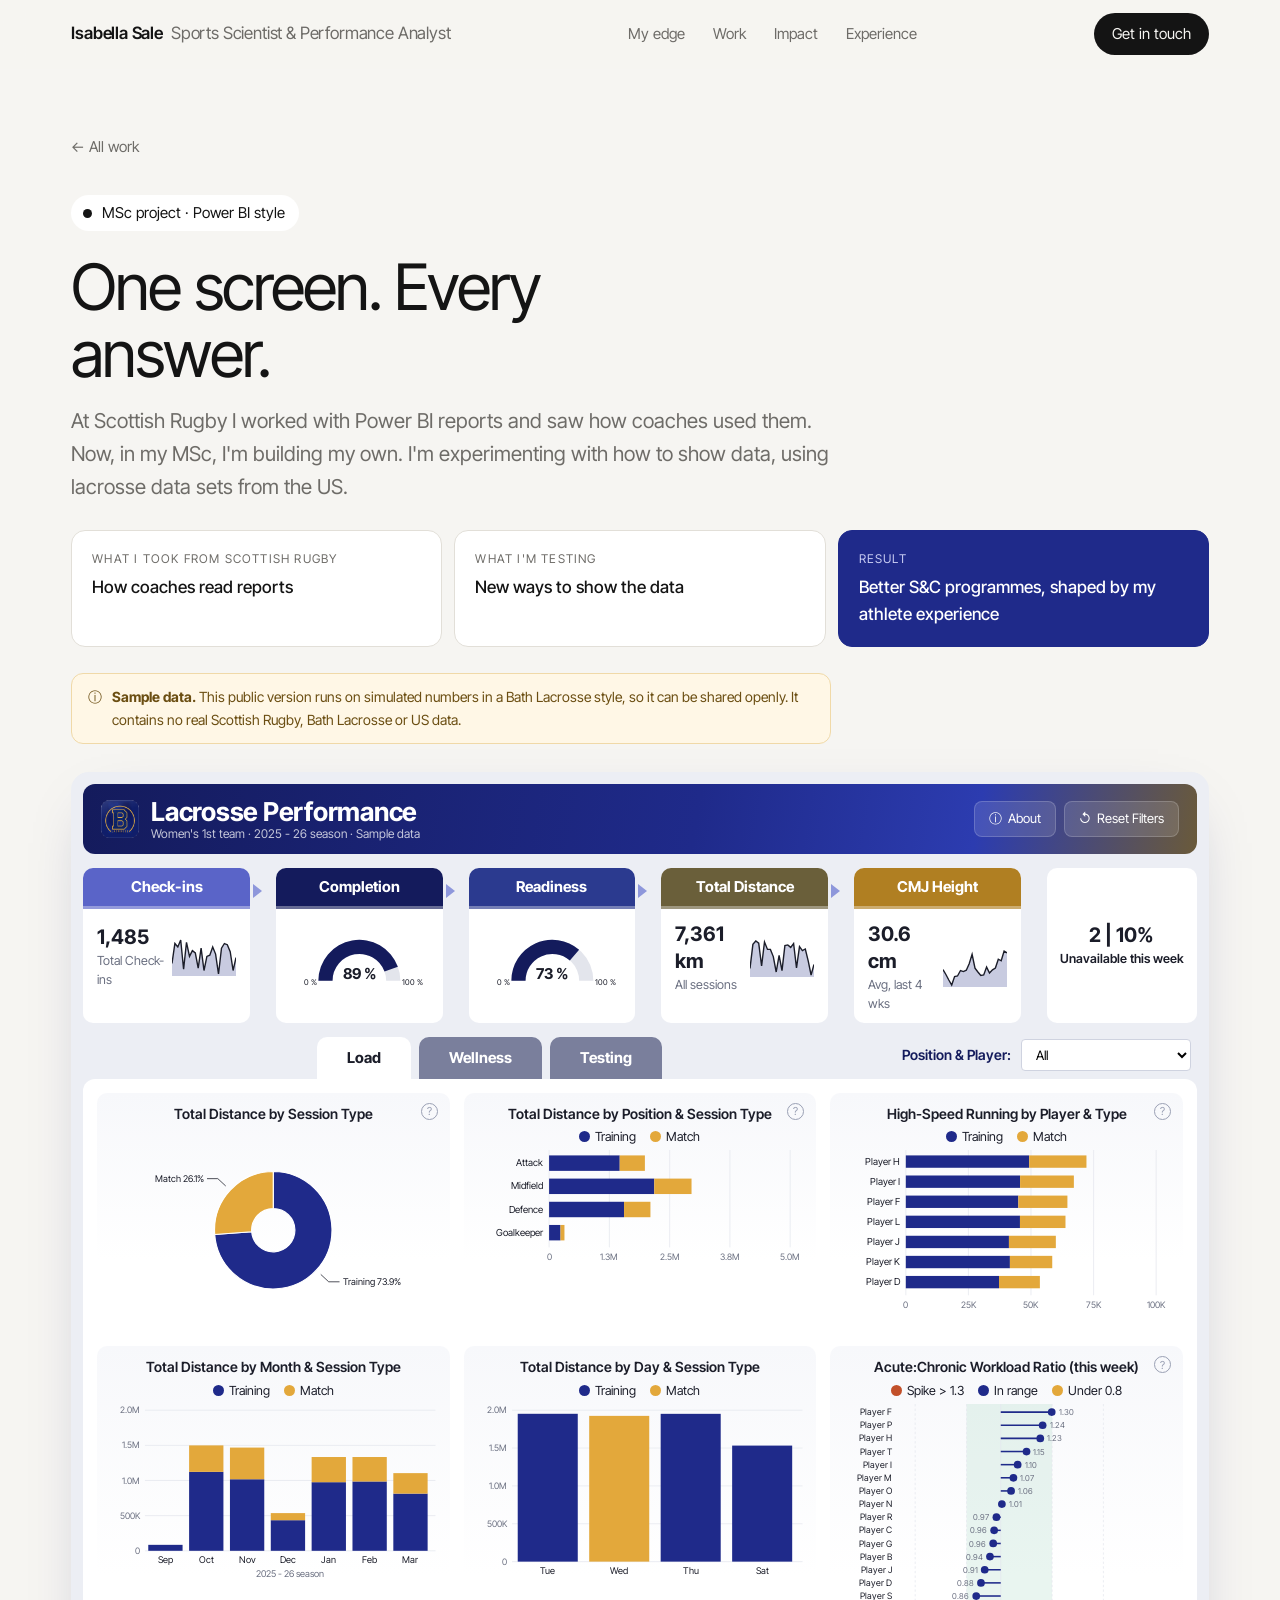
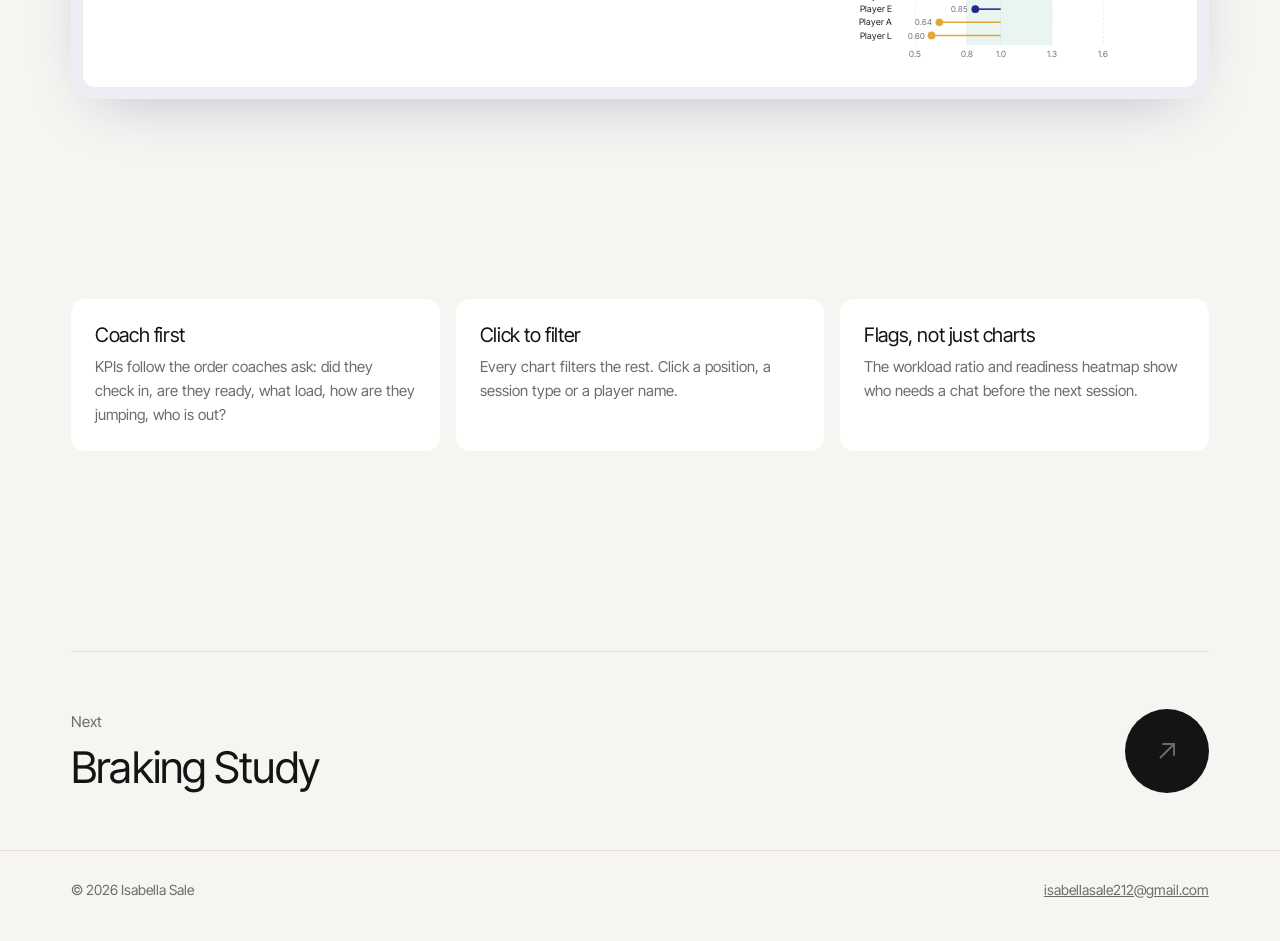
<file: dashboard.html>
<!doctype html>
<html lang="en-GB">
<head>
  <meta charset="utf-8">
  <meta name="viewport" content="width=device-width, initial-scale=1">
  <title>Performance Dashboard | Isabella Sale</title>
  <meta name="description" content="An MSc project experimenting with how to show lacrosse performance data to coaches. Power BI style, interactive, sample data.">
  <link rel="icon" href="assets/img/favicon.svg" type="image/svg+xml">
  <link rel="icon" href="assets/img/favicon-32.png" sizes="32x32">
  <link rel="apple-touch-icon" href="assets/img/apple-touch-icon.png">
  <link rel="preconnect" href="https://fonts.googleapis.com">
  <link rel="preconnect" href="https://fonts.gstatic.com" crossorigin>
  <link href="https://fonts.googleapis.com/css2?family=Inter+Tight:wght@300;400;500;600;700&display=swap" rel="stylesheet">
  <link rel="stylesheet" href="assets/css/style.css">
  <style>
    :root {
      --navy: #1f2a8a; --navy-d: #141b5c; --navy-l: #8e97db; --gold: #e3a83b; --gold-l: #f3d79f;
      --pbi-bg: #eceef4; --panel: #ffffff; --panel-2: #f7f8fb; --pbi-ink: #1b1d29; --pbi-muted: #6a6f80; --grid: #e6e8ef;
    }
    .dash-intro { padding: clamp(36px, 5vw, 64px) 0 28px; }
    .dash-intro h1 { font-size: clamp(36px, 5vw, 64px); margin: 22px 0 18px; max-width: 18ch; }
    .sample-note { display: inline-flex; gap: 10px; align-items: flex-start; background: #fff7e6; border: 1px solid #f0d9a8; color: #6b4e12; border-radius: 12px; padding: 12px 16px; font-size: 14px; max-width: 760px; margin-top: 8px; }

    .pbi { background: var(--pbi-bg); border-radius: 18px; padding: 12px; color: var(--pbi-ink); font-size: 14px; line-height: 1.35; margin-bottom: 72px; box-shadow: 0 20px 60px -30px rgba(20,27,92,.35); }
    .pbi-head { display: flex; align-items: center; justify-content: space-between; gap: 12px; padding: 14px 18px; border-radius: 12px;
      background: linear-gradient(100deg, var(--navy-d) 0%, var(--navy) 55%, #2c3cb0 80%, #6a5a3a 100%); color: #fff; }
    .pbi-head .ttl { display: flex; align-items: center; gap: 12px; }
    .pbi-head img { width: 38px; height: 38px; border-radius: 9px; }
    .pbi-head h2 { font-size: clamp(18px, 2.2vw, 26px); font-weight: 700; letter-spacing: -0.01em; line-height: 1.1; }
    .pbi-head small { display: block; font-size: 12px; opacity: .75; font-weight: 400; letter-spacing: 0; }
    .pbi-head .acts { display: flex; gap: 8px; }
    .pbi-btn { background: rgba(255,255,255,.12); border: 1px solid rgba(255,255,255,.18); color: #fff; border-radius: 8px; padding: 8px 14px; font: inherit; font-size: 13px; cursor: pointer; display: inline-flex; align-items: center; gap: 6px; }
    .pbi-btn:hover { background: rgba(255,255,255,.2); }

    .kpis { display: grid; grid-template-columns: repeat(5, 1fr) 0.9fr; gap: 26px; margin: 14px 0 10px; position: relative; }
    .kpi { background: var(--panel); border-radius: 10px; overflow: hidden; position: relative; min-width: 0; }
    .kpi:not(:nth-child(5)):not(:last-child)::after { content: ""; position: absolute; right: -19px; top: 16px; border: 7px solid transparent; border-left: 9px solid var(--navy-l); }
    .kpi { overflow: visible; }
    .kpi .kh { color: #fff; text-align: center; font-weight: 700; font-size: 15px; padding: 9px 6px; border-radius: 10px 10px 0 0; border-bottom: 3px solid rgba(255,255,255,.35); }
    .kpi .kb { display: flex; align-items: center; justify-content: space-between; gap: 6px; padding: 12px 14px 10px; min-height: 92px; }
    .kpi .kb b { display: block; font-size: 20px; font-weight: 700; }
    .kpi .kb span { font-size: 12.5px; color: var(--pbi-muted); }
    .kpi .kb svg { flex: none; }
    .kpi.plain { display: grid; place-items: center; text-align: center; padding: 10px; }
    .kpi.plain b { font-size: 20px; }
    .kpi.plain span { display: block; font-size: 12.5px; font-weight: 600; margin-top: 2px; }

    .tabbar { display: flex; align-items: flex-end; justify-content: space-between; gap: 12px; flex-wrap: wrap; padding: 4px 6px 0; }
    .tabs { display: flex; gap: 8px; margin-left: auto; margin-right: auto; }
    .tab { border: 0; font: inherit; font-weight: 700; font-size: 15px; padding: 11px 30px; border-radius: 10px 10px 0 0; background: #7a7f9c; color: #fff; cursor: pointer; }
    .tab.on { background: var(--panel); color: var(--pbi-ink); }
    .slicer { display: flex; align-items: center; gap: 10px; padding-bottom: 8px; font-weight: 600; color: var(--navy-d); }
    .slicer select { font: inherit; font-weight: 400; font-size: 13px; padding: 6px 10px; border: 1px solid #cfd3e0; border-radius: 4px; background: #fff; min-width: 170px; }

    .canvas { background: var(--panel); border-radius: 12px; padding: 14px; display: grid; grid-template-columns: repeat(3, 1fr); gap: 14px; }
    .viz { background: linear-gradient(180deg, var(--panel-2), #fff 70%); border-radius: 10px; padding: 12px 14px 10px; min-width: 0; position: relative; }
    .viz.span2 { grid-column: span 2; }
    .viz h3 { font-size: 14px; font-weight: 600; text-align: center; padding: 0 22px; letter-spacing: 0; line-height: 1.3; margin-bottom: 6px; }
    .viz .lg { display: flex; justify-content: center; gap: 14px; font-size: 12.5px; margin-bottom: 4px; flex-wrap: wrap; }
    .viz .lg i { display: inline-block; width: 11px; height: 11px; border-radius: 50%; margin-right: 5px; vertical-align: -1px; }
    .viz svg { width: 100%; height: auto; display: block; font-family: "Inter Tight", system-ui, sans-serif; overflow: visible; }
    .viz .hint { position: absolute; top: 10px; right: 12px; width: 17px; height: 17px; border-radius: 50%; border: 1px solid #9aa0b4; color: #9aa0b4; font-size: 11px; display: grid; place-items: center; cursor: help; }
    .clickable { cursor: pointer; }
    .dim { opacity: .28; }
    .tbl { width: 100%; border-collapse: collapse; font-size: 12.5px; }
    .tbl th { text-align: left; color: var(--pbi-muted); font-weight: 600; border-bottom: 1px solid var(--grid); padding: 6px 6px; }
    .tbl td { border-bottom: 1px solid var(--grid); padding: 7px 6px; }
    .tbl .flag { color: #b4441b; font-weight: 600; }

    #tip { position: fixed; pointer-events: none; z-index: 99; background: #1b1d29; color: #fff; font-size: 12.5px; padding: 7px 10px; border-radius: 6px; opacity: 0; transition: opacity .12s; max-width: 240px; line-height: 1.35; }

    .filter-chip { display: none; align-items: center; gap: 8px; background: var(--gold-l); color: #4a3608; border-radius: 999px; padding: 4px 6px 4px 12px; font-size: 12.5px; font-weight: 600; margin: 0 6px 8px; }
    .filter-chip.on { display: inline-flex; }
    .filter-chip button { border: 0; background: #fff; border-radius: 999px; width: 20px; height: 20px; cursor: pointer; font-size: 12px; }

    @media (max-width: 1100px) {
      .kpis { grid-template-columns: repeat(3, 1fr); gap: 12px; }
      .kpi::after { display: none; }
      .canvas { grid-template-columns: 1fr 1fr; }
      .viz.span2 { grid-column: span 2; }
    }
    @media (max-width: 680px) {
      .kpis { grid-template-columns: 1fr 1fr; }
      .canvas { grid-template-columns: 1fr; }
      .viz.span2 { grid-column: auto; }
      .tabs { margin: 0; width: 100%; }
      .tab { flex: 1; padding: 10px 8px; font-size: 14px; }
      .pbi-head .acts .lbl { display: none; }
    }

    .result-strip { display: grid; grid-template-columns: repeat(3, 1fr); gap: 12px; margin: 26px 0 18px; }
    .result-strip div { background: var(--surface); border-radius: 14px; padding: 18px 20px; border: 1px solid var(--line); }
    .result-strip div:last-child { background: var(--accent); border-color: var(--accent); color: #fff; }
    .result-strip span { display: block; font-size: 12px; letter-spacing: .1em; text-transform: uppercase; color: var(--muted); margin-bottom: 6px; }
    .result-strip div:last-child span { color: #c9cdf3; }
    .result-strip b { font-weight: 500; font-size: 17px; line-height: 1.35; }
    @media (max-width: 760px) { .result-strip { grid-template-columns: 1fr; } }
    .dash-notes { display: grid; grid-template-columns: repeat(3, 1fr); gap: 16px; margin-bottom: 72px; }
    .dash-notes div { background: var(--surface); border-radius: var(--radius); padding: 24px; }
    .dash-notes h3 { font-size: 20px; margin-bottom: 8px; }
    .dash-notes p { font-size: 15px; color: var(--muted); }
    @media (max-width: 860px) { .dash-notes { grid-template-columns: 1fr; } }
  </style>
</head>
<body>

<nav class="nav">
  <div class="wrap">
    <a class="brand" href="index.html">Isabella Sale<span>Sports Scientist &amp; Performance Analyst</span></a>
    <ul>
      <li><a href="index.html#edge">My edge</a></li>
      <li><a href="index.html#work">Work</a></li>
      <li><a href="index.html#impact">Impact</a></li>
      <li><a href="index.html#experience">Experience</a></li>
    </ul>
    <a class="cta" href="index.html#contact">Get in touch</a>
  </div>
</nav>

<main class="wrap">
  <header class="dash-intro">
    <a class="back" href="index.html#work">← All work</a><br>
    <span class="eyebrow">MSc project · Power BI style</span>
    <h1>One screen. Every answer.</h1>
    <p class="lede" style="max-width: 64ch;">At Scottish Rugby I worked with Power BI reports and saw how coaches used them. Now, in my MSc, I'm building my own. I'm experimenting with how to show data, using lacrosse data sets from the US.</p>
    <div class="result-strip">
      <div><span>What I took from Scottish Rugby</span><b>How coaches read reports</b></div>
      <div><span>What I'm testing</span><b>New ways to show the data</b></div>
      <div><span>Result</span><b>Better S&amp;C programmes, shaped by my athlete experience</b></div>
    </div>
    <div class="sample-note"><span>ⓘ</span><span><b>Sample data.</b> This public version runs on simulated numbers in a Bath Lacrosse style, so it can be shared openly. It contains no real Scottish Rugby, Bath Lacrosse or US data.</span></div>
  </header>

  <div class="pbi" id="pbi">
    <div class="pbi-head">
      <div class="ttl">
        <img src="assets/img/app-icon.png" alt="">
        <h2>Lacrosse Performance <small>Women's 1st team · 2025 - 26 season · Sample data</small></h2>
      </div>
      <div class="acts">
        <button class="pbi-btn" id="infoBtn" title="About this report">ⓘ <span class="lbl">About</span></button>
        <button class="pbi-btn" id="resetBtn">↺ <span class="lbl">Reset Filters</span></button>
      </div>
    </div>

    <div class="kpis" id="kpis"></div>

    <div class="tabbar">
      <span class="filter-chip" id="chip"><span id="chipTxt"></span><button aria-label="Clear filter" id="chipX">✕</button></span>
      <div class="tabs" role="tablist">
        <button class="tab on" data-tab="load" role="tab">Load</button>
        <button class="tab" data-tab="wellness" role="tab">Wellness</button>
        <button class="tab" data-tab="testing" role="tab">Testing</button>
      </div>
      <label class="slicer">Position &amp; Player:
        <select id="slicer"></select>
      </label>
    </div>

    <div class="canvas" id="canvas"></div>
  </div>

  <section class="dash-notes">
    <div class="reveal"><h3>Coach first</h3><p>KPIs follow the order coaches ask: did they check in, are they ready, what load, how are they jumping, who is out?</p></div>
    <div class="reveal"><h3>Click to filter</h3><p>Every chart filters the rest. Click a position, a session type or a player name.</p></div>
    <div class="reveal"><h3>Flags, not just charts</h3><p>The workload ratio and readiness heatmap show who needs a chat before the next session.</p></div>
  </section>

  <a class="next-case" href="research.html">
    <div><span>Next</span><h3>Braking Study</h3></div>
    <span class="arrow-btn" aria-hidden="true"><svg viewBox="0 0 24 24" fill="none" stroke="currentColor" stroke-width="1.6"><path d="M6 18L18 6M8 6h10v10"/></svg></span>
  </a>
</main>

<footer>
  <div class="wrap">
    <span>© <span data-year>2026</span> Isabella Sale</span>
    <a href="mailto:isabellasale212@gmail.com">isabellasale212@gmail.com</a>
  </div>
</footer>

<div id="tip"></div>
<script src="assets/js/main.js"></script>
<script src="assets/js/dashboard.js"></script>
</body>
</html>
</file>
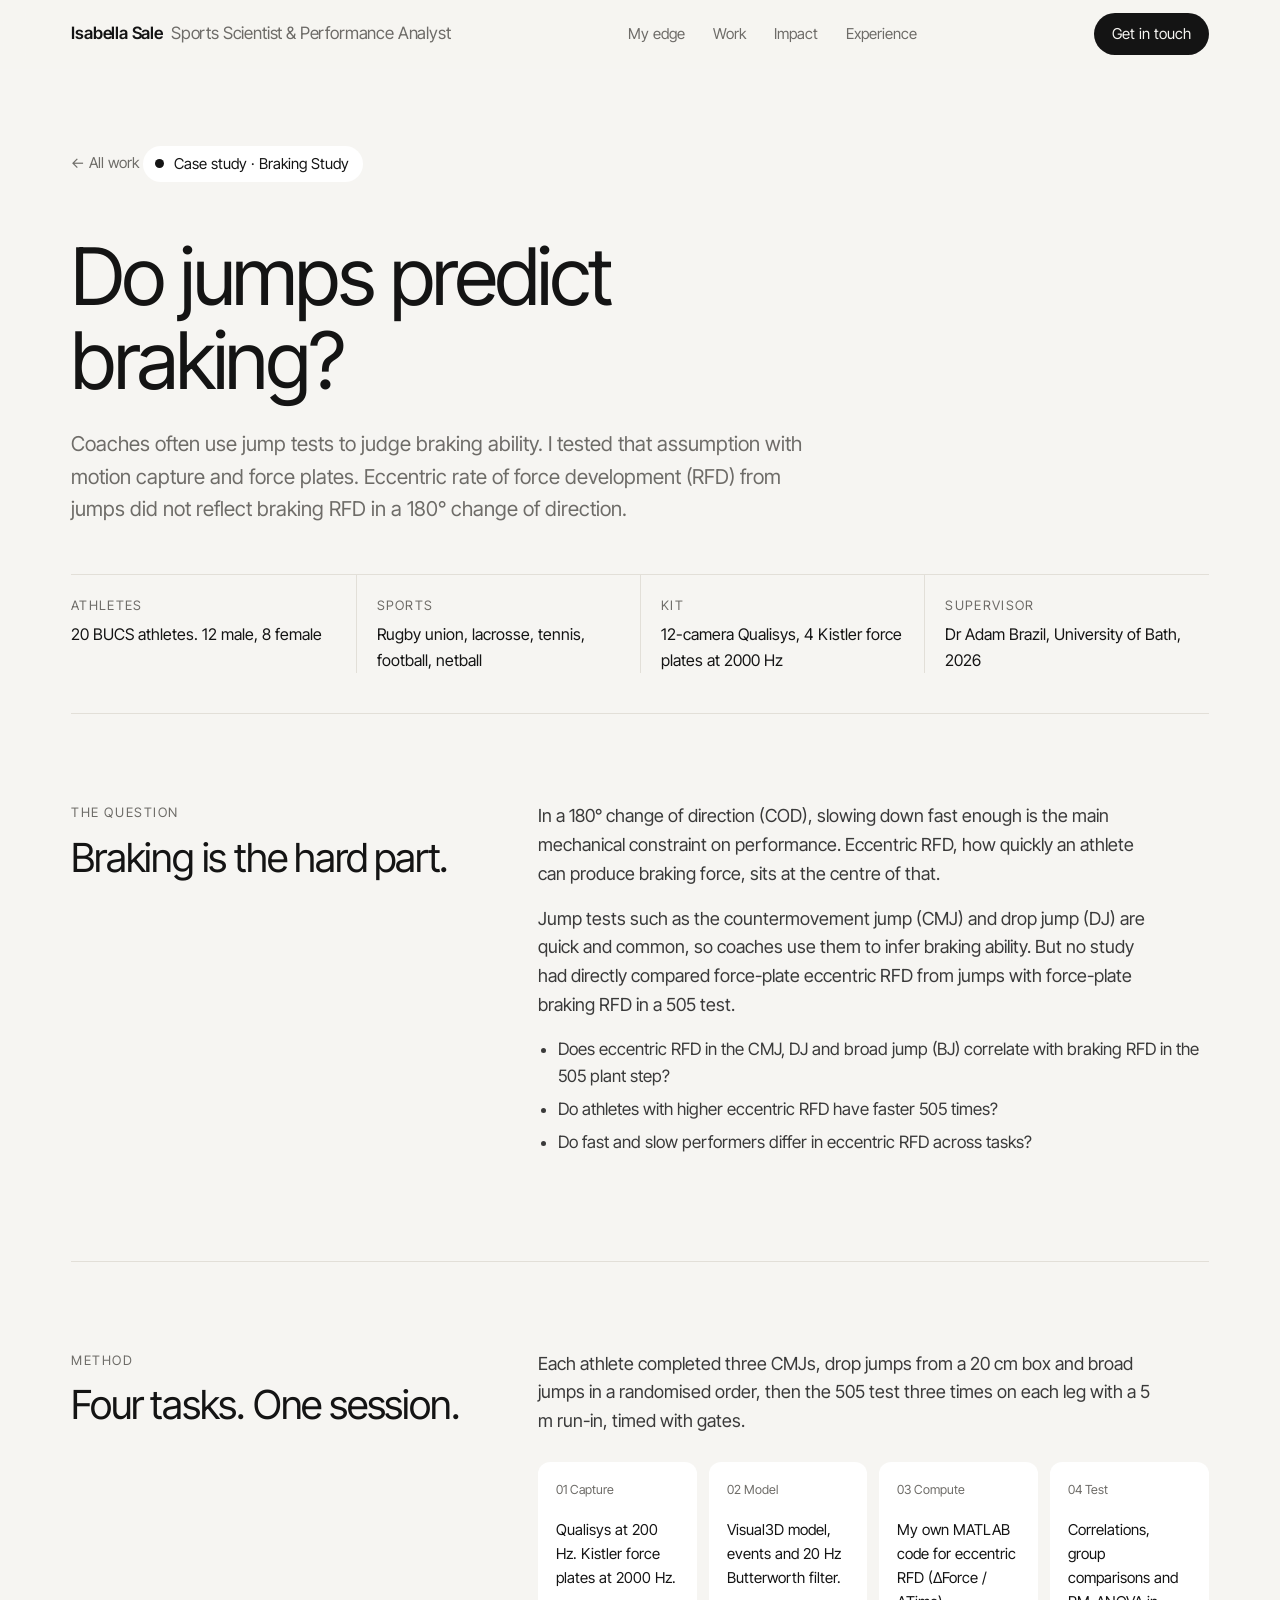
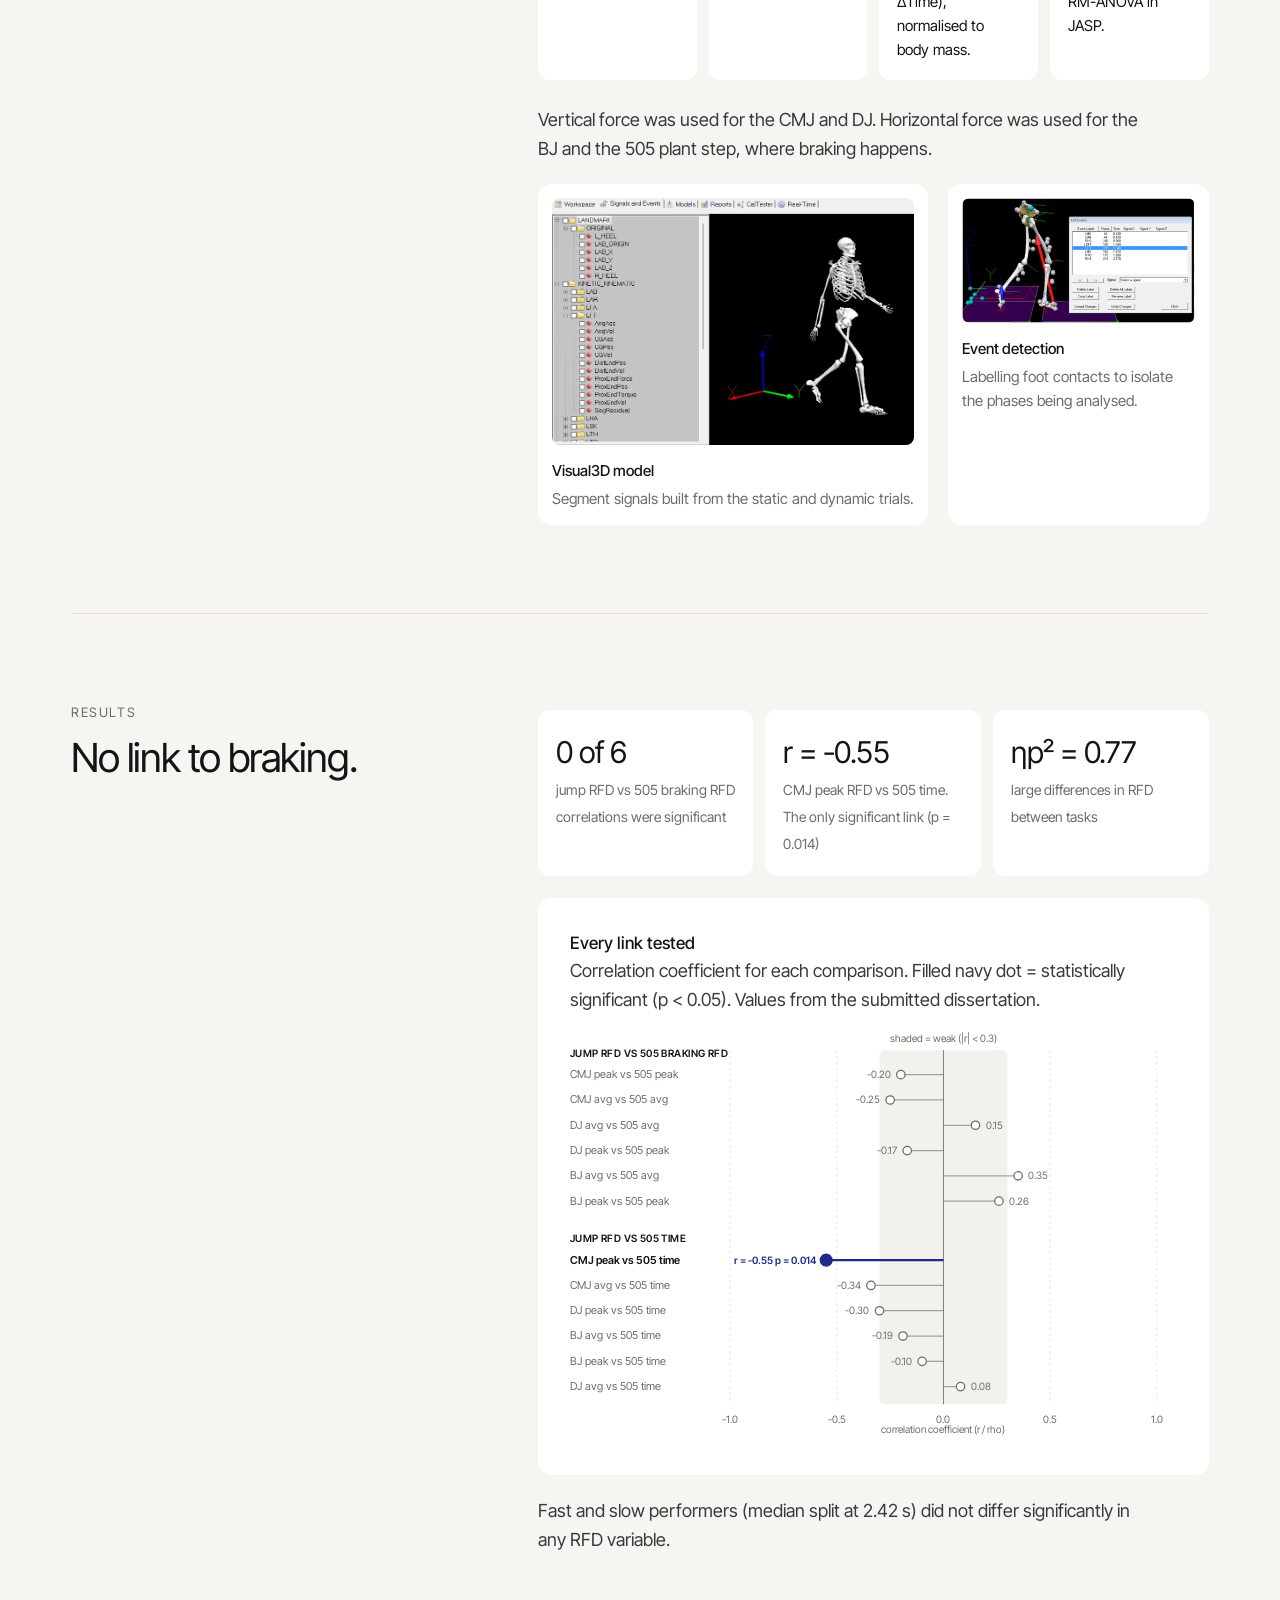
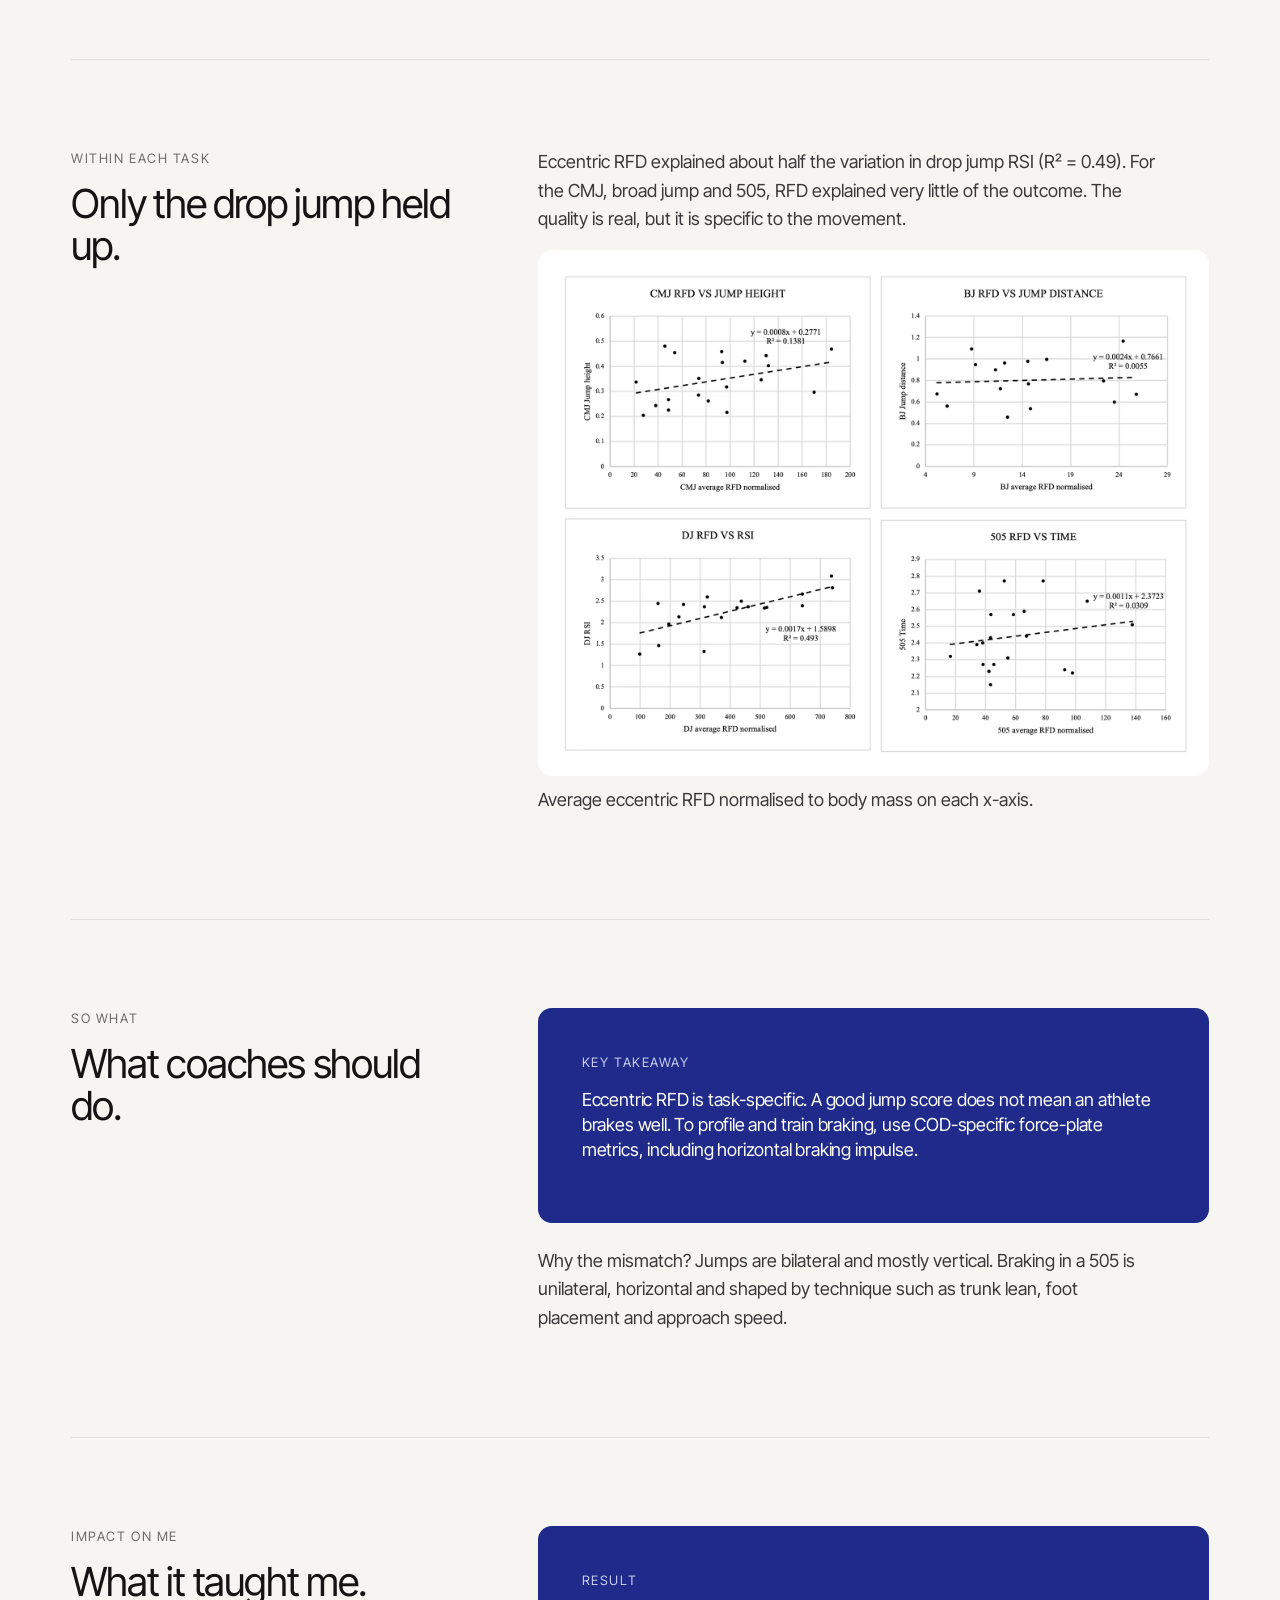
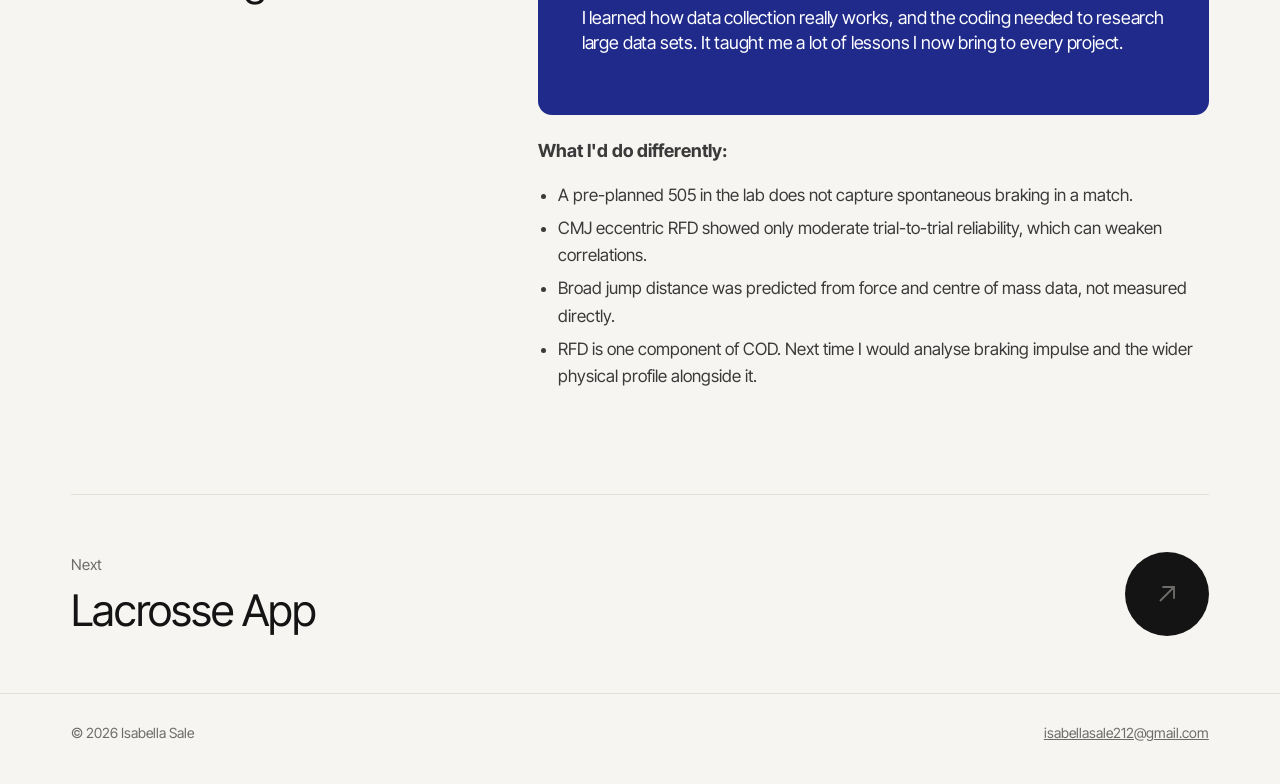
<file: research.html>
<!doctype html>
<html lang="en-GB">
<head>
  <meta charset="utf-8">
  <meta name="viewport" content="width=device-width, initial-scale=1">
  <title>Braking Study | Isabella Sale</title>
  <meta name="description" content="Dissertation case study: does eccentric rate of force development from jump tests reflect eccentric braking in a 180 degree change of direction? Motion capture and force plates with 20 athletes.">
  <link rel="icon" href="assets/img/favicon.svg" type="image/svg+xml">
  <link rel="icon" href="assets/img/favicon-32.png" sizes="32x32">
  <link rel="apple-touch-icon" href="assets/img/apple-touch-icon.png">
  <link rel="preconnect" href="https://fonts.googleapis.com">
  <link rel="preconnect" href="https://fonts.gstatic.com" crossorigin>
  <link href="https://fonts.googleapis.com/css2?family=Inter+Tight:wght@300;400;500;600&display=swap" rel="stylesheet">
  <link rel="stylesheet" href="assets/css/style.css">
</head>
<body>

<nav class="nav">
  <div class="wrap">
    <a class="brand" href="index.html">Isabella Sale<span>Sports Scientist &amp; Performance Analyst</span></a>
    <ul>
      <li><a href="index.html#edge">My edge</a></li>
      <li><a href="index.html#work">Work</a></li>
      <li><a href="index.html#impact">Impact</a></li>
      <li><a href="index.html#experience">Experience</a></li>
    </ul>
    <a class="cta" href="index.html#contact">Get in touch</a>
  </div>
</nav>

<main class="wrap">
  <header class="cs-hero">
    <a class="back" href="index.html#work">← All work</a>
    <span class="eyebrow">Case study · Braking Study</span>
    <h1>Do jumps predict braking?</h1>
    <p class="lede" style="max-width: 62ch;">Coaches often use jump tests to judge braking ability. I tested that assumption with motion capture and force plates. Eccentric rate of force development (RFD) from jumps did not reflect braking RFD in a 180° change of direction.</p>
    <dl class="cs-facts">
      <div><dt>Athletes</dt><dd>20 BUCS athletes. 12 male, 8 female</dd></div>
      <div><dt>Sports</dt><dd>Rugby union, lacrosse, tennis, football, netball</dd></div>
      <div><dt>Kit</dt><dd>12-camera Qualisys, 4 Kistler force plates at 2000 Hz</dd></div>
      <div><dt>Supervisor</dt><dd>Dr Adam Brazil, University of Bath, 2026</dd></div>
    </dl>
  </header>

  <section class="cs-block reveal">
    <div><span class="label">The question</span><h2>Braking is the hard part.</h2></div>
    <div class="body">
      <p>In a 180° change of direction (COD), slowing down fast enough is the main mechanical constraint on performance. Eccentric RFD, how quickly an athlete can produce braking force, sits at the centre of that.</p>
      <p>Jump tests such as the countermovement jump (CMJ) and drop jump (DJ) are quick and common, so coaches use them to infer braking ability. But no study had directly compared force-plate eccentric RFD from jumps with force-plate braking RFD in a 505 test.</p>
      <ul>
        <li>Does eccentric RFD in the CMJ, DJ and broad jump (BJ) correlate with braking RFD in the 505 plant step?</li>
        <li>Do athletes with higher eccentric RFD have faster 505 times?</li>
        <li>Do fast and slow performers differ in eccentric RFD across tasks?</li>
      </ul>
    </div>
  </section>

  <section class="cs-block reveal">
    <div><span class="label">Method</span><h2>Four tasks. One session.</h2></div>
    <div class="body">
      <p>Each athlete completed three CMJs, drop jumps from a 20 cm box and broad jumps in a randomised order, then the 505 test three times on each leg with a 5 m run-in, timed with gates.</p>
      <div class="flow" style="margin: 26px 0;">
        <div><small>01 Capture</small>Qualisys at 200 Hz. Kistler force plates at 2000 Hz.</div>
        <div><small>02 Model</small>Visual3D model, events and 20 Hz Butterworth filter.</div>
        <div><small>03 Compute</small>My own MATLAB code for eccentric RFD (ΔForce / ΔTime), normalised to body mass.</div>
        <div><small>04 Test</small>Correlations, group comparisons and RM-ANOVA in JASP.</div>
      </div>
      <p>Vertical force was used for the CMJ and DJ. Horizontal force was used for the BJ and the 505 plant step, where braking happens.</p>
      <div class="phone-row" style="grid-template-columns: 1.5fr 1fr; margin-top: 20px;">
        <figure style="padding:14px;"><img src="assets/img/diss-visual3d-model.webp" alt="Visual3D model with skeleton and kinetic and kinematic signal tree" width="822" height="561" loading="lazy" style="max-height:none;width:100%;border-radius:8px;"><figcaption><b>Visual3D model</b>Segment signals built from the static and dynamic trials.</figcaption></figure>
        <figure style="padding:14px;"><img src="assets/img/diss-visual3d-events.webp" alt="Visual3D event editor with heel strike and toe off labels" width="432" height="234" loading="lazy" style="max-height:none;width:100%;border-radius:8px;"><figcaption><b>Event detection</b>Labelling foot contacts to isolate the phases being analysed.</figcaption></figure>
      </div>
    </div>
  </section>

  <section class="cs-block reveal">
    <div><span class="label">Results</span><h2>No link to braking.</h2></div>
    <div class="body">
      <div class="kv" style="margin-bottom: 22px;">
        <div><b>0 of 6</b><span>jump RFD vs 505 braking RFD correlations were significant</span></div>
        <div><b>r = -0.55</b><span>CMJ peak RFD vs 505 time. The only significant link (p = 0.014)</span></div>
        <div><b>ηp² = 0.77</b><span>large differences in RFD between tasks</span></div>
      </div>
      <div class="figure">
        <h4>Every link tested</h4>
        <p class="sub">Correlation coefficient for each comparison. Filled navy dot = statistically significant (p &lt; 0.05). Values from the submitted dissertation.</p>
        <div data-corr-plot></div>
      </div>
      <p style="margin-top: 22px;">Fast and slow performers (median split at 2.42 s) did not differ significantly in any RFD variable.</p>
    </div>
  </section>

  <section class="cs-block reveal">
    <div><span class="label">Within each task</span><h2>Only the drop jump held up.</h2></div>
    <div class="body">
      <p>Eccentric RFD explained about half the variation in drop jump RSI (R² = 0.49). For the CMJ, broad jump and 505, RFD explained very little of the outcome. The quality is real, but it is specific to the movement.</p>
      <div class="figure" style="padding: 12px;">
        <img src="assets/img/diss-scatter-plots.webp" alt="Four scatter plots: CMJ RFD vs jump height R squared 0.14, BJ RFD vs jump distance R squared 0.01, DJ RFD vs RSI R squared 0.49, 505 RFD vs time R squared 0.03" width="1600" height="1242" loading="lazy" style="border-radius:8px;">
      </div>
      <p class="note" style="margin-top: 10px;">Average eccentric RFD normalised to body mass on each x-axis.</p>
    </div>
  </section>

  <section class="cs-block reveal">
    <div><span class="label">So what</span><h2>What coaches should do.</h2></div>
    <div class="body">
      <div class="takeaway">
        <span class="label">Key takeaway</span>
        <p>Eccentric RFD is task-specific. A good jump score does not mean an athlete brakes well. To profile and train braking, use COD-specific force-plate metrics, including horizontal braking impulse.</p>
      </div>
      <p style="margin-top: 24px;">Why the mismatch? Jumps are bilateral and mostly vertical. Braking in a 505 is unilateral, horizontal and shaped by technique such as trunk lean, foot placement and approach speed.</p>
    </div>
  </section>

  <section class="cs-block reveal">
    <div><span class="label">Impact on me</span><h2>What it taught me.</h2></div>
    <div class="body">
      <div class="takeaway" style="margin-bottom: 22px;">
        <span class="label">Result</span>
        <p>I learned how data collection really works, and the coding needed to research large data sets. It taught me a lot of lessons I now bring to every project.</p>
      </div>
      <p><b>What I'd do differently:</b></p>
      <ul>
        <li>A pre-planned 505 in the lab does not capture spontaneous braking in a match.</li>
        <li>CMJ eccentric RFD showed only moderate trial-to-trial reliability, which can weaken correlations.</li>
        <li>Broad jump distance was predicted from force and centre of mass data, not measured directly.</li>
        <li>RFD is one component of COD. Next time I would analyse braking impulse and the wider physical profile alongside it.</li>
      </ul>
    </div>
  </section>

  <a class="next-case" href="app.html">
    <div><span>Next</span><h3>Lacrosse App</h3></div>
    <span class="arrow-btn" aria-hidden="true"><svg viewBox="0 0 24 24" fill="none" stroke="currentColor" stroke-width="1.6"><path d="M6 18L18 6M8 6h10v10"/></svg></span>
  </a>
</main>

<footer>
  <div class="wrap">
    <span>© <span data-year>2026</span> Isabella Sale</span>
    <a href="mailto:isabellasale212@gmail.com">isabellasale212@gmail.com</a>
  </div>
</footer>
<script src="assets/js/main.js"></script>
</body>
</html>
</file>
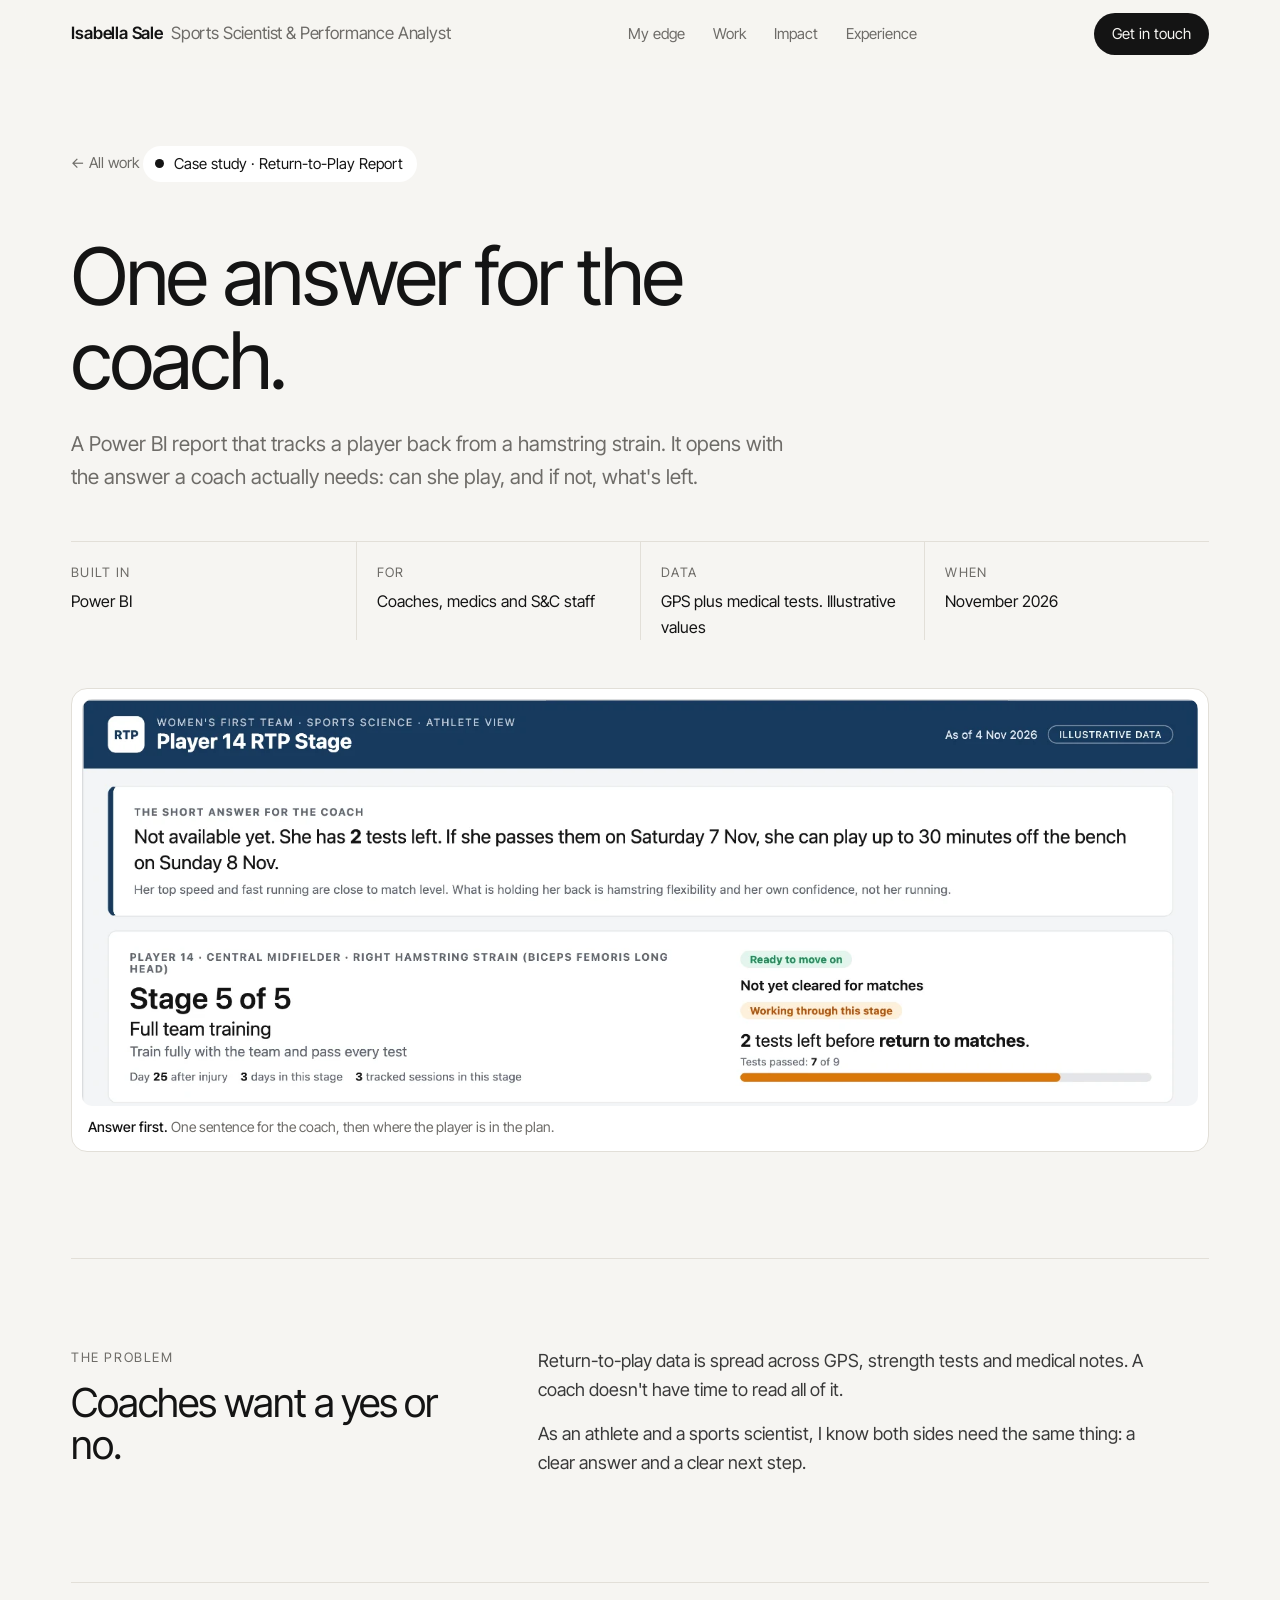
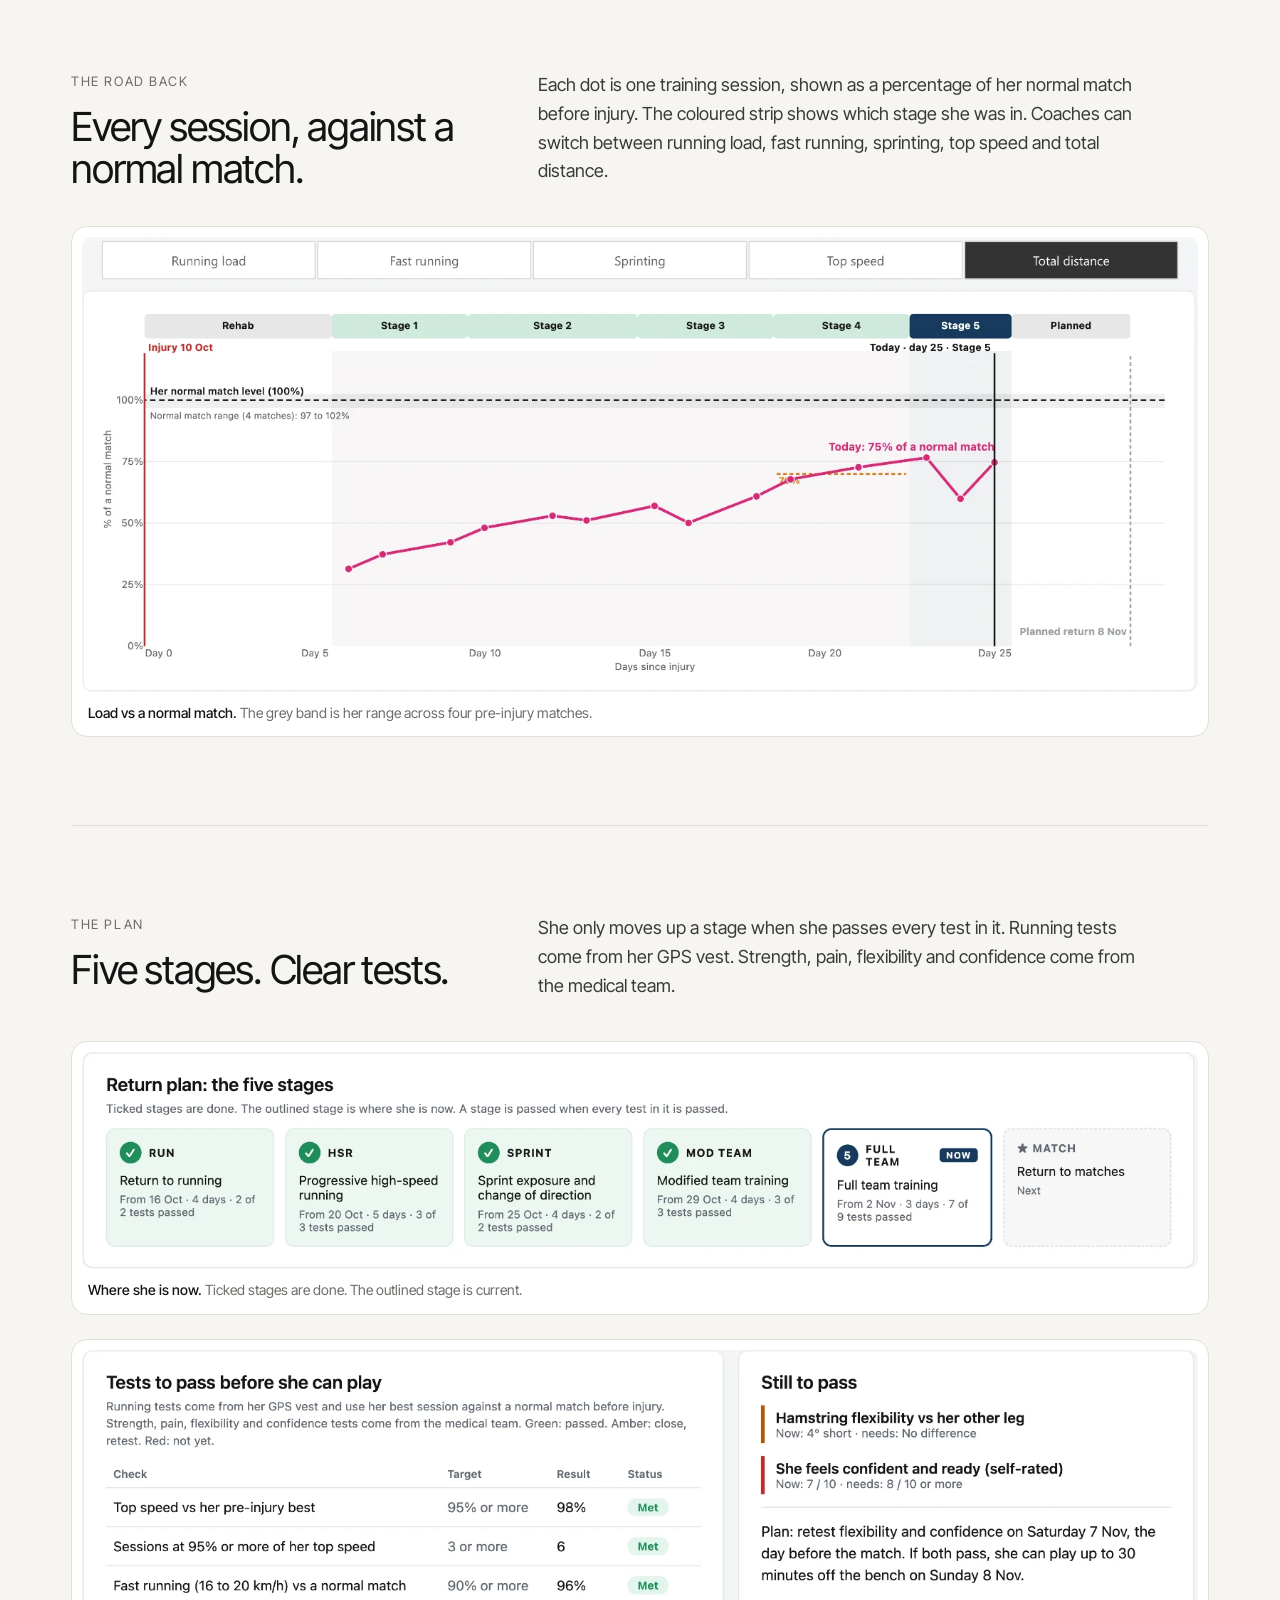
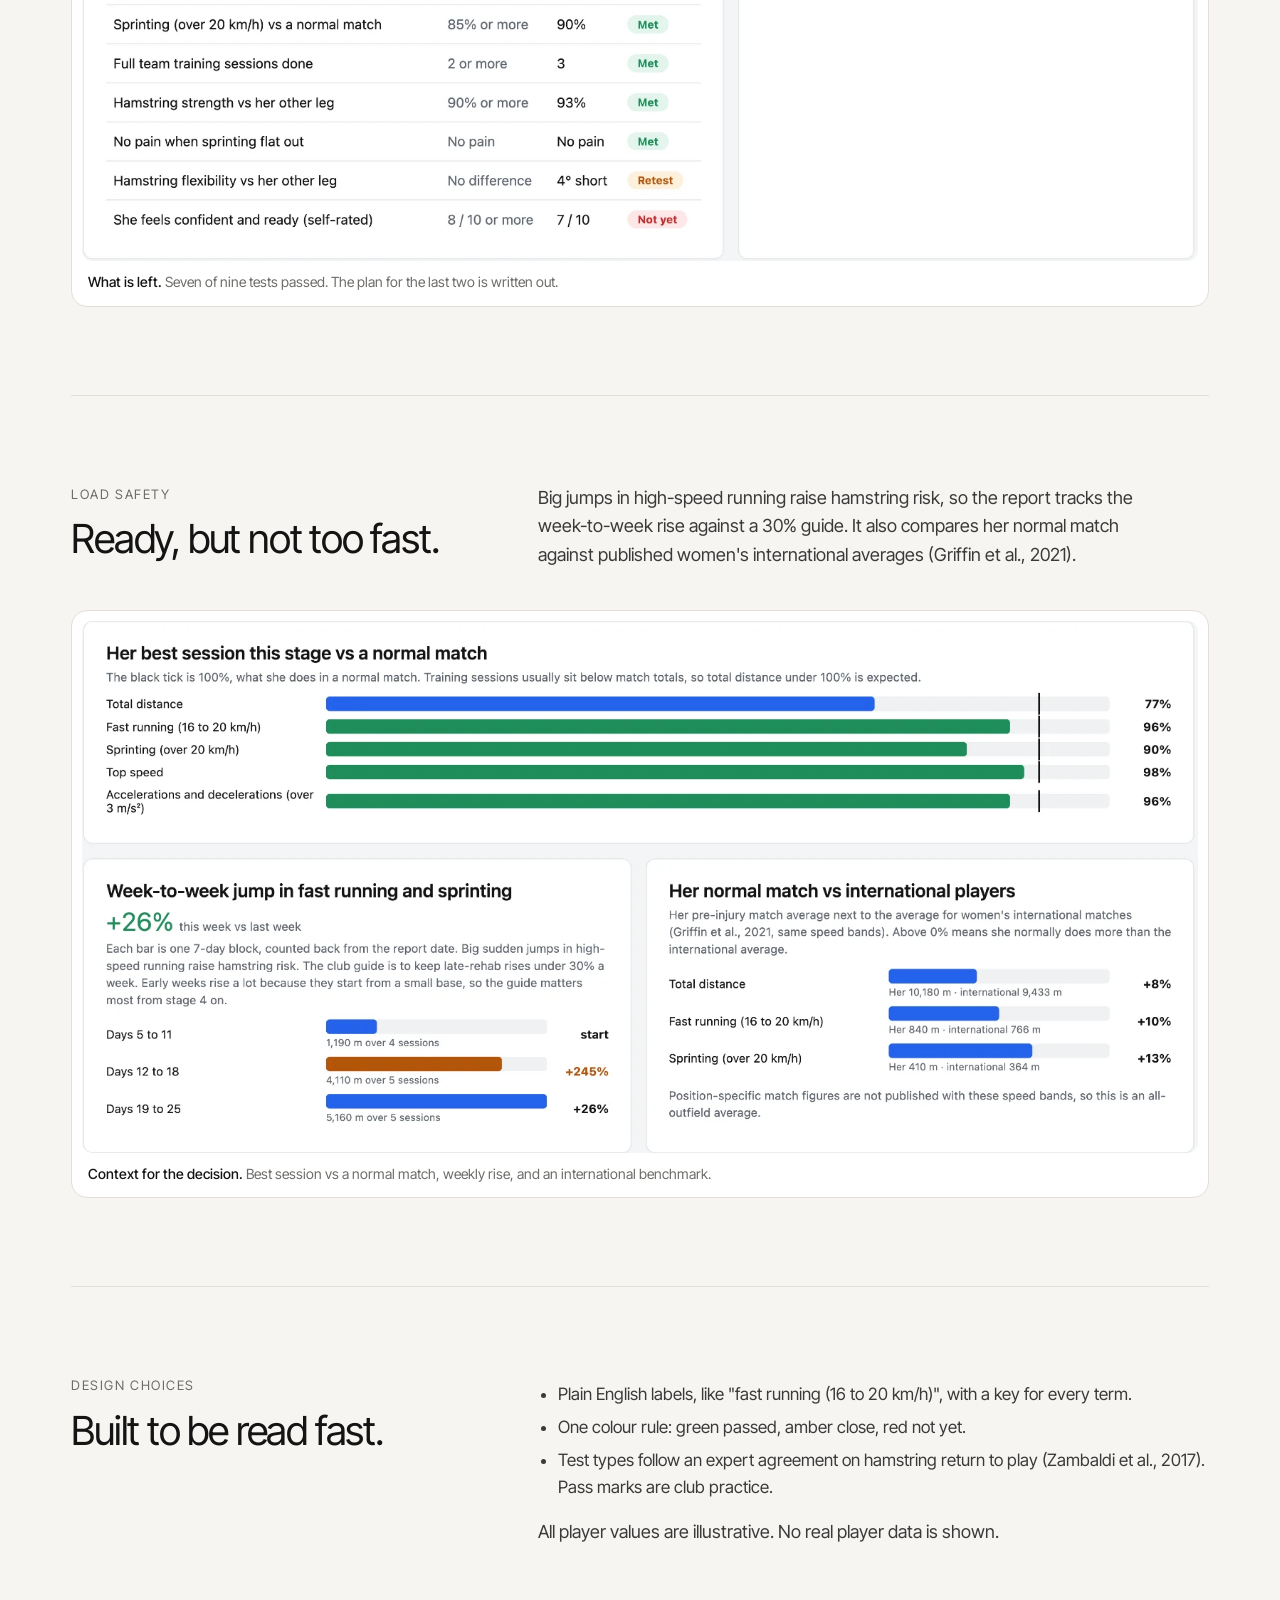
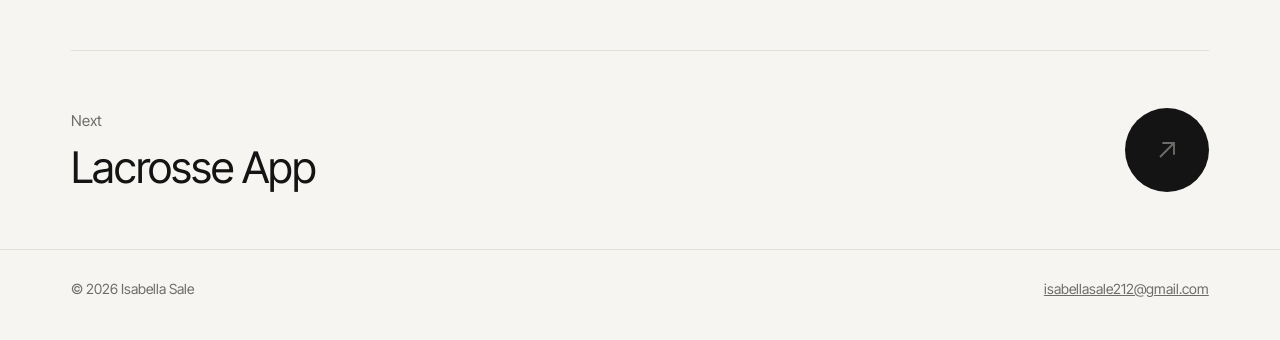
<file: rtp.html>
<!doctype html>
<html lang="en-GB">
<head>
  <meta charset="utf-8">
  <meta name="viewport" content="width=device-width, initial-scale=1">
  <title>Return-to-Play Report | Isabella Sale</title>
  <meta name="description" content="Case study: a Power BI return-to-play report that gives the coach a one-line answer, built on GPS and medical tests. Illustrative data.">
  <link rel="icon" href="assets/img/favicon.svg" type="image/svg+xml">
  <link rel="icon" href="assets/img/favicon-32.png" sizes="32x32">
  <link rel="apple-touch-icon" href="assets/img/apple-touch-icon.png">
  <link rel="preconnect" href="https://fonts.googleapis.com">
  <link rel="preconnect" href="https://fonts.gstatic.com" crossorigin>
  <link href="https://fonts.googleapis.com/css2?family=Inter+Tight:wght@300;400;500;600&display=swap" rel="stylesheet">
  <link rel="stylesheet" href="assets/css/style.css">
</head>
<body>

<nav class="nav">
  <div class="wrap">
    <a class="brand" href="index.html">Isabella Sale<span>Sports Scientist &amp; Performance Analyst</span></a>
    <ul>
      <li><a href="index.html#edge">My edge</a></li>
      <li><a href="index.html#work">Work</a></li>
      <li><a href="index.html#impact">Impact</a></li>
      <li><a href="index.html#experience">Experience</a></li>
    </ul>
    <a class="cta" href="index.html#contact">Get in touch</a>
  </div>
</nav>

<main class="wrap">
  <header class="cs-hero">
    <a class="back" href="index.html#work">← All work</a>
    <span class="eyebrow">Case study · Return-to-Play Report</span>
    <h1>One answer for the coach.</h1>
    <p class="lede" style="max-width: 62ch;">A Power BI report that tracks a player back from a hamstring strain. It opens with the answer a coach actually needs: can she play, and if not, what's left.</p>
    <dl class="cs-facts">
      <div><dt>Built in</dt><dd>Power BI</dd></div>
      <div><dt>For</dt><dd>Coaches, medics and S&amp;C staff</dd></div>
      <div><dt>Data</dt><dd>GPS plus medical tests. Illustrative values</dd></div>
      <div><dt>When</dt><dd>November 2026</dd></div>
    </dl>
  </header>

  <section class="reveal" style="padding: 0 0 clamp(48px, 7vw, 88px);">
      <figure class="shot"><a href="assets/img/rtp-summary.webp" target="_blank" rel="noopener"><img src="assets/img/rtp-summary.webp" alt="Report header with the short answer for the coach and the player stage summary" width="1568" height="572" loading="lazy"></a><figcaption><b>Answer first.</b> One sentence for the coach, then where the player is in the plan.</figcaption></figure>
  </section>

  <section class="cs-block reveal">
    <div><span class="label">The problem</span><h2>Coaches want a yes or no.</h2></div>
    <div class="body">
      <p>Return-to-play data is spread across GPS, strength tests and medical notes. A coach doesn't have time to read all of it.</p>
      <p>As an athlete and a sports scientist, I know both sides need the same thing: a clear answer and a clear next step.</p>
    </div>
  </section>

  <section class="cs-block reveal">
    <div><span class="label">The road back</span><h2>Every session, against a normal match.</h2></div>
    <div class="body">
      <p>Each dot is one training session, shown as a percentage of her normal match before injury. The coloured strip shows which stage she was in. Coaches can switch between running load, fast running, sprinting, top speed and total distance.</p>
    </div>
    <figure class="shot"><a href="assets/img/rtp-timeline.webp" target="_blank" rel="noopener"><img src="assets/img/rtp-timeline.webp" alt="Line chart of training load as a percentage of a normal match, from injury day to day 25, across five rehab stages" width="1568" height="639" loading="lazy"></a><figcaption><b>Load vs a normal match.</b> The grey band is her range across four pre-injury matches.</figcaption></figure>
  </section>

  <section class="cs-block reveal">
    <div><span class="label">The plan</span><h2>Five stages. Clear tests.</h2></div>
    <div class="body">
      <p>She only moves up a stage when she passes every test in it. Running tests come from her GPS vest. Strength, pain, flexibility and confidence come from the medical team.</p>
    </div>
    <figure class="shot"><a href="assets/img/rtp-stages.webp" target="_blank" rel="noopener"><img src="assets/img/rtp-stages.webp" alt="Five return-to-play stage cards: run, high-speed running, sprint, modified team and full team, then match" width="1568" height="306" loading="lazy"></a><figcaption><b>Where she is now.</b> Ticked stages are done. The outlined stage is current.</figcaption></figure>
    <figure class="shot"><a href="assets/img/rtp-tests.webp" target="_blank" rel="noopener"><img src="assets/img/rtp-tests.webp" alt="Table of nine return-to-play tests with targets, results and status, plus the two tests still to pass" width="1568" height="719" loading="lazy"></a><figcaption><b>What is left.</b> Seven of nine tests passed. The plan for the last two is written out.</figcaption></figure>
  </section>

  <section class="cs-block reveal">
    <div><span class="label">Load safety</span><h2>Ready, but not too fast.</h2></div>
    <div class="body">
      <p>Big jumps in high-speed running raise hamstring risk, so the report tracks the week-to-week rise against a 30% guide. It also compares her normal match against published women's international averages (Griffin et al., 2021).</p>
    </div>
    <figure class="shot"><a href="assets/img/rtp-load.webp" target="_blank" rel="noopener"><img src="assets/img/rtp-load.webp" alt="Bars comparing her best session to a normal match, week-to-week change in fast running, and her match output against international averages" width="1568" height="747" loading="lazy"></a><figcaption><b>Context for the decision.</b> Best session vs a normal match, weekly rise, and an international benchmark.</figcaption></figure>
  </section>

  <section class="cs-block reveal">
    <div><span class="label">Design choices</span><h2>Built to be read fast.</h2></div>
    <div class="body">
      <ul>
        <li>Plain English labels, like "fast running (16 to 20 km/h)", with a key for every term.</li>
        <li>One colour rule: green passed, amber close, red not yet.</li>
                <li>Test types follow an expert agreement on hamstring return to play (Zambaldi et al., 2017). Pass marks are club practice.</li>
      </ul>
      <p class="note">All player values are illustrative. No real player data is shown.</p>
    </div>
  </section>

  <a class="next-case" href="app.html">
    <div><span>Next</span><h3>Lacrosse App</h3></div>
    <span class="arrow-btn" aria-hidden="true"><svg viewBox="0 0 24 24" fill="none" stroke="currentColor" stroke-width="1.6"><path d="M6 18L18 6M8 6h10v10"/></svg></span>
  </a>
</main>

<footer>
  <div class="wrap">
    <span>© <span data-year>2026</span> Isabella Sale</span>
    <a href="mailto:isabellasale212@gmail.com">isabellasale212@gmail.com</a>
  </div>
</footer>
<script src="assets/js/main.js"></script>
</body>
</html>
</file>
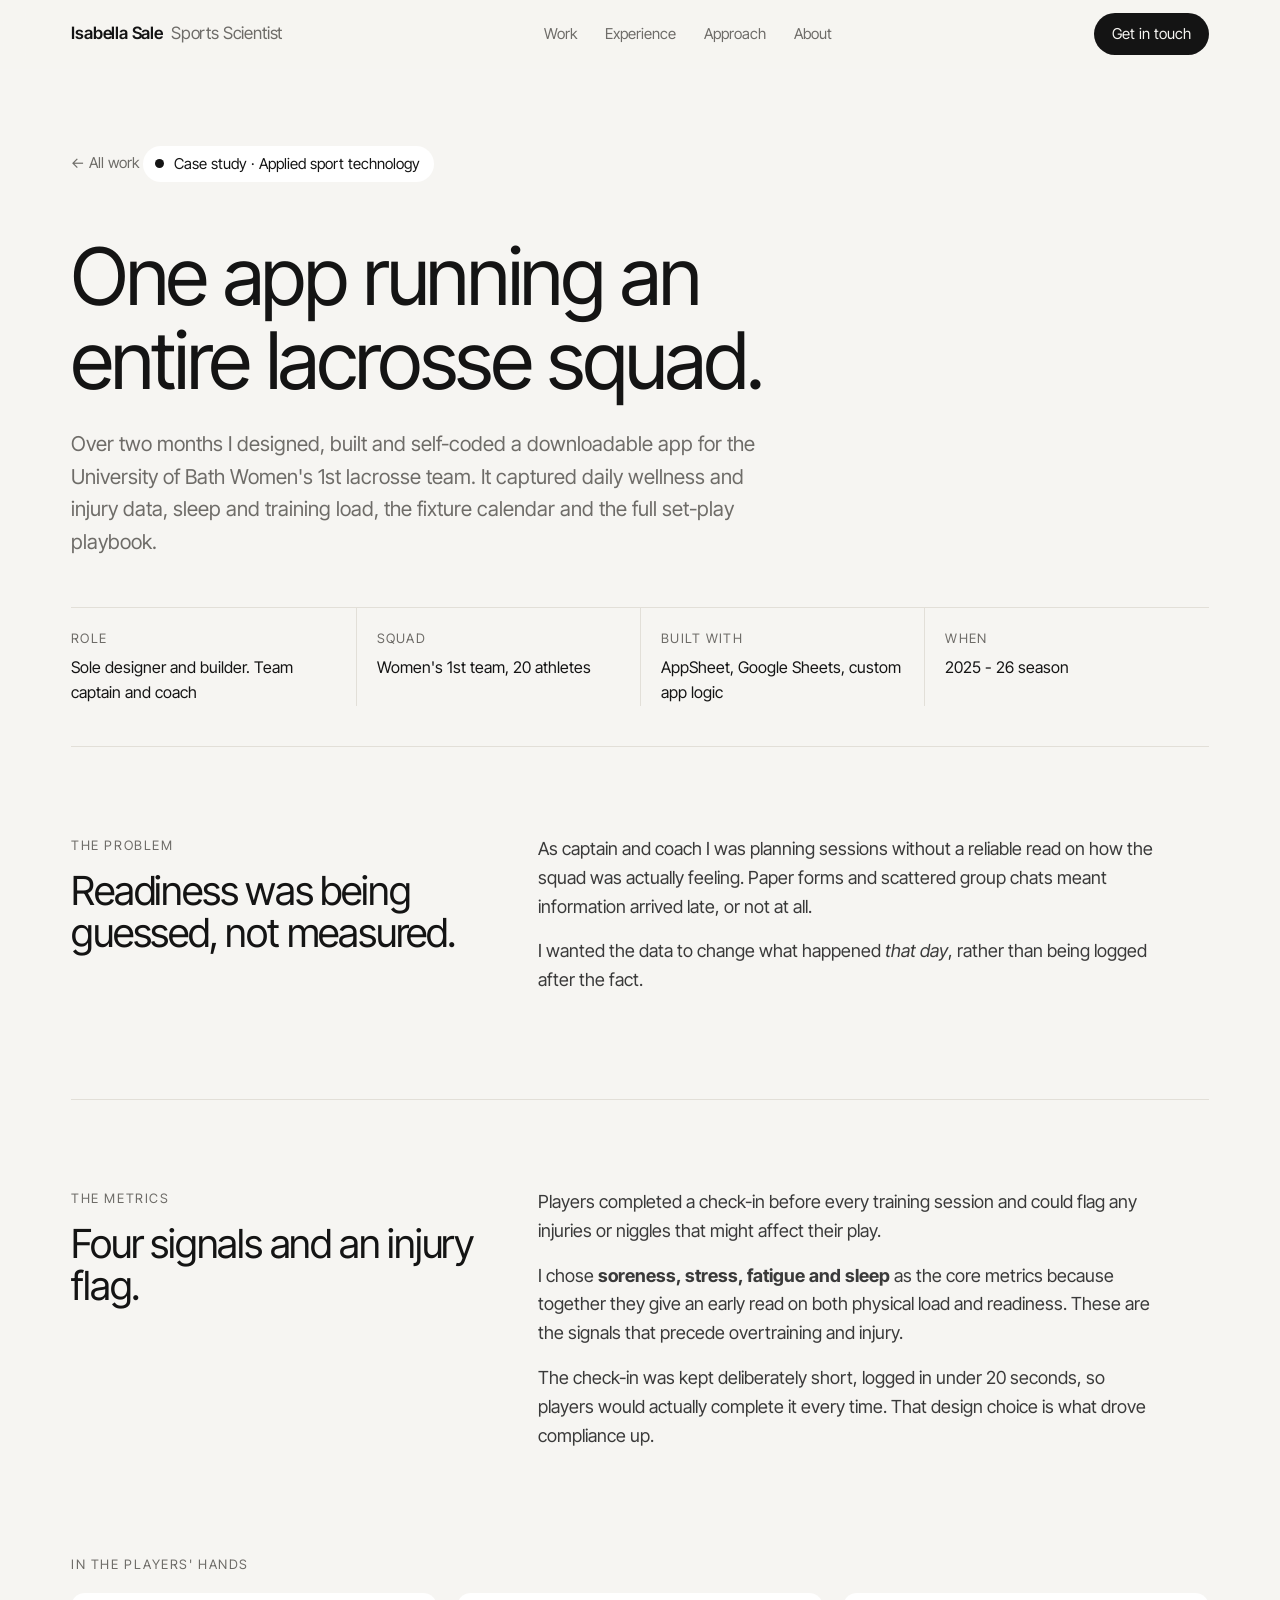
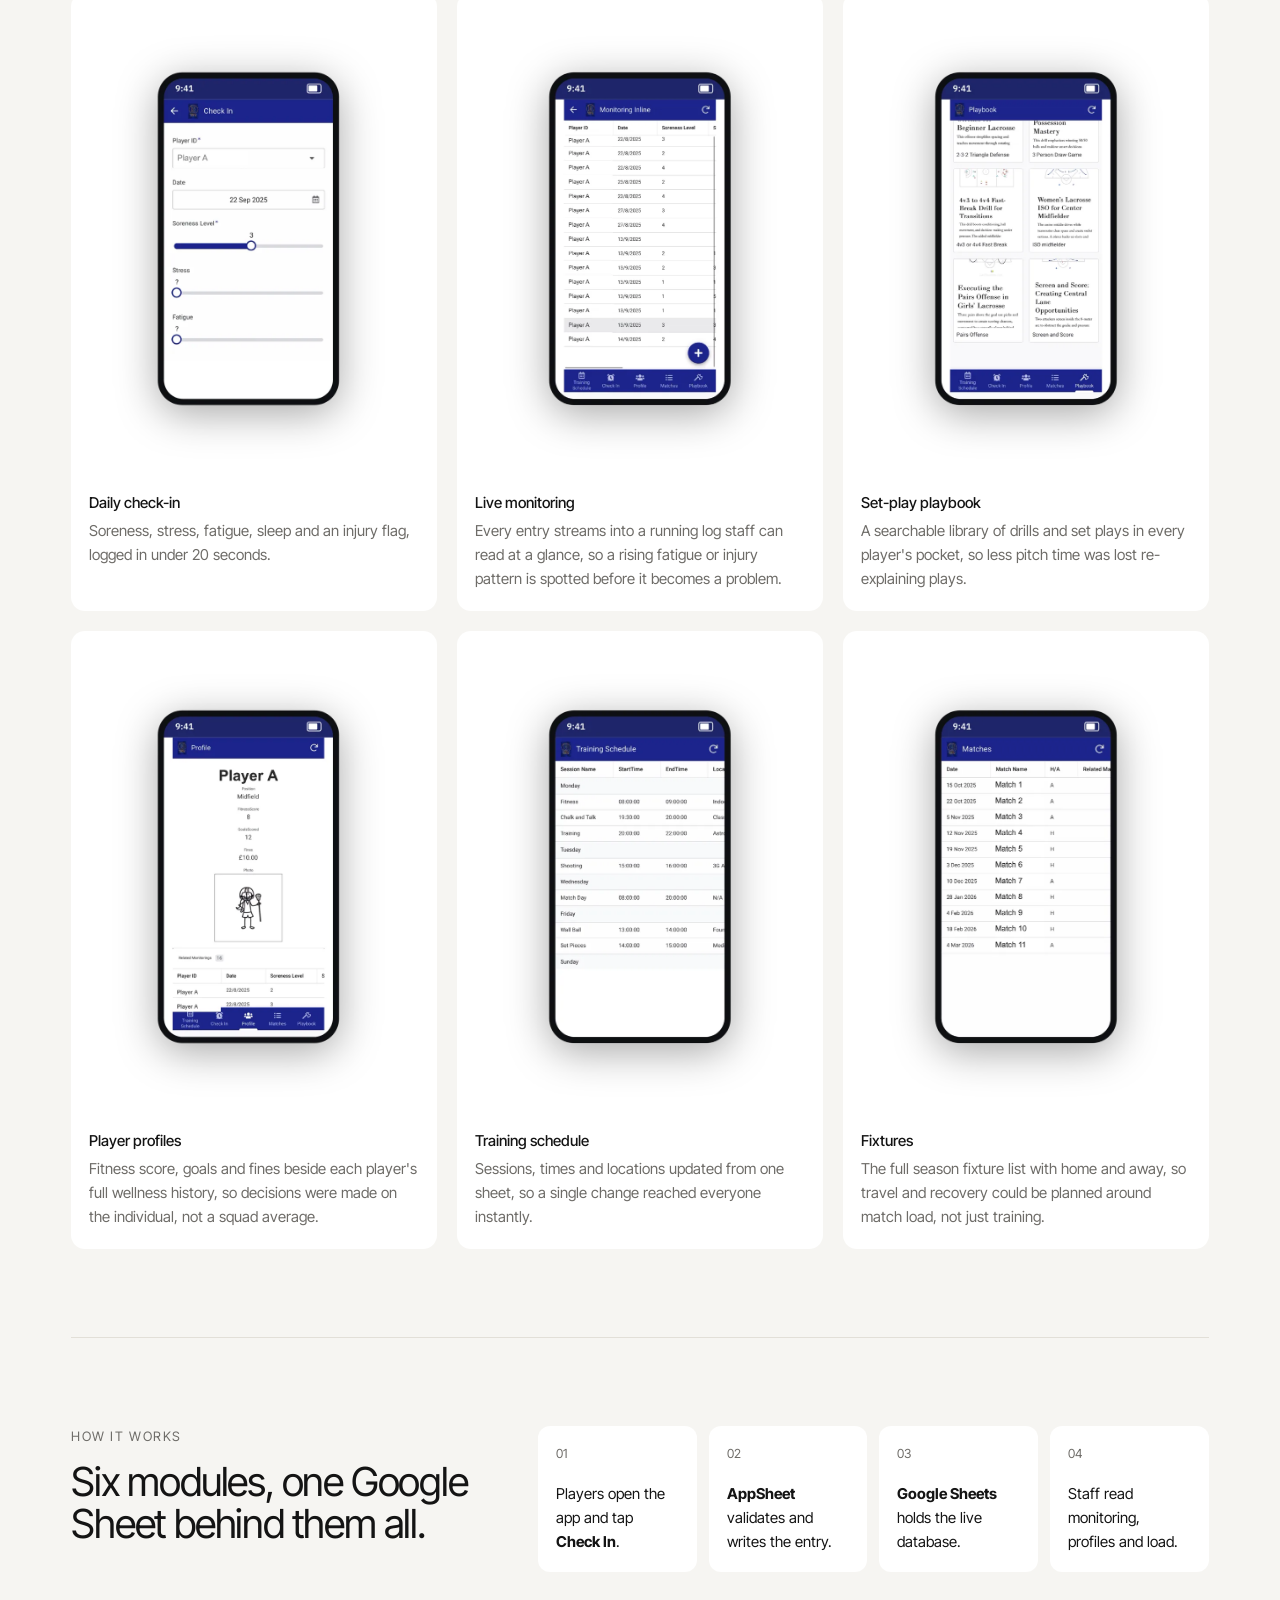
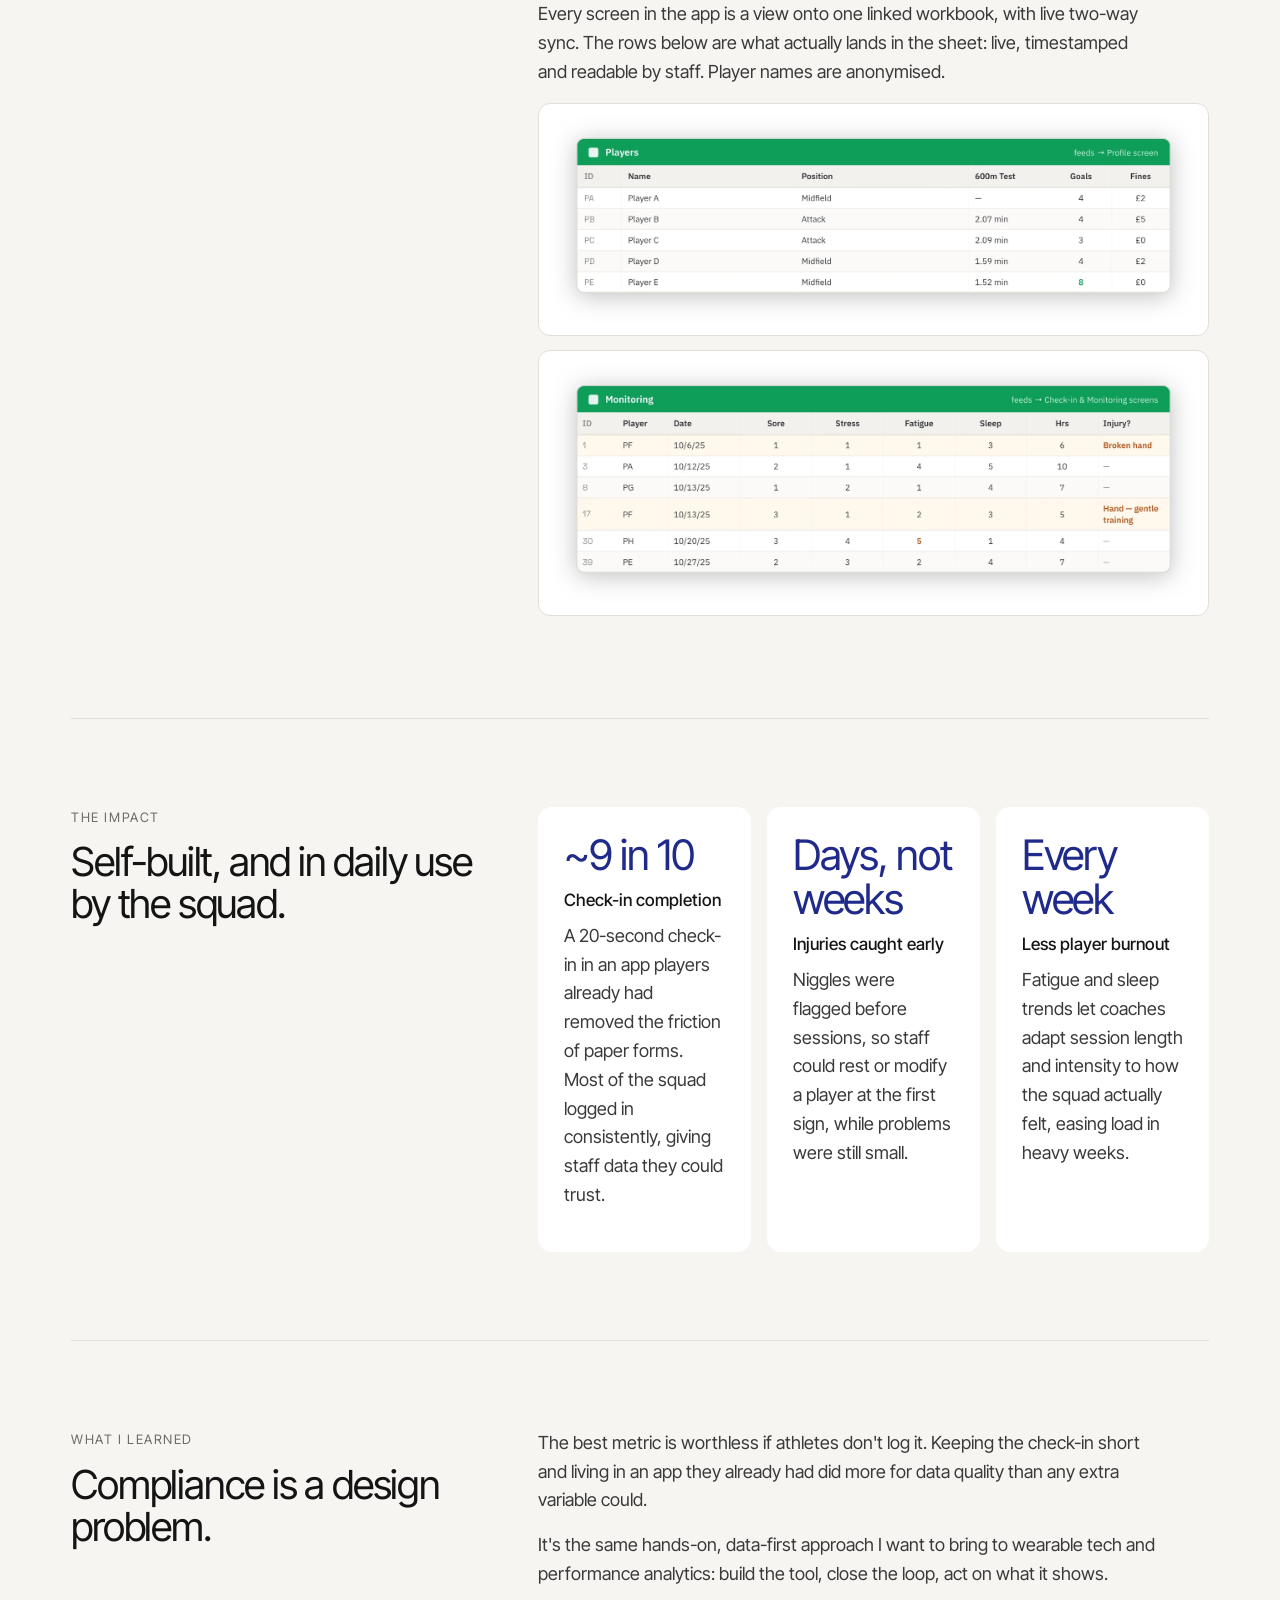
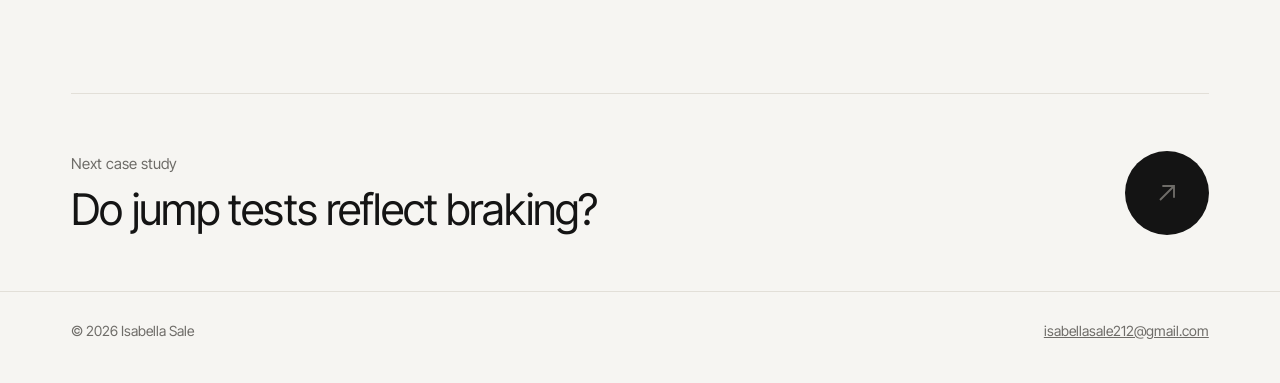
<file: isabella-portfolio/app.html>
<!doctype html>
<html lang="en-GB">
<head>
  <meta charset="utf-8">
  <meta name="viewport" content="width=device-width, initial-scale=1">
  <title>Athlete Monitoring App | Isabella Sale</title>
  <meta name="description" content="Case study: a self-built wellness, load and injury monitoring app for the University of Bath Women's 1st lacrosse team, built in AppSheet and Google Sheets.">
  <link rel="icon" href="assets/img/apple-touch-icon.png">
  <link rel="preconnect" href="https://fonts.googleapis.com">
  <link rel="preconnect" href="https://fonts.gstatic.com" crossorigin>
  <link href="https://fonts.googleapis.com/css2?family=Inter+Tight:wght@300;400;500;600&display=swap" rel="stylesheet">
  <link rel="stylesheet" href="assets/css/style.css">
</head>
<body>

<nav class="nav">
  <div class="wrap">
    <a class="brand" href="index.html">Isabella Sale<span>Sports Scientist</span></a>
    <ul>
      <li><a href="index.html#work">Work</a></li>
      <li><a href="index.html#experience">Experience</a></li>
      <li><a href="index.html#approach">Approach</a></li>
      <li><a href="index.html#about">About</a></li>
    </ul>
    <a class="cta" href="index.html#contact">Get in touch</a>
  </div>
</nav>

<main class="wrap">
  <header class="cs-hero">
    <a class="back" href="index.html#work">← All work</a>
    <span class="eyebrow">Case study · Applied sport technology</span>
    <h1>One app running an entire lacrosse squad.</h1>
    <p class="lede" style="max-width: 60ch;">Over two months I designed, built and self-coded a downloadable app for the University of Bath Women's 1st lacrosse team. It captured daily wellness and injury data, sleep and training load, the fixture calendar and the full set-play playbook.</p>
    <dl class="cs-facts">
      <div><dt>Role</dt><dd>Sole designer and builder. Team captain and coach</dd></div>
      <div><dt>Squad</dt><dd>Women's 1st team, 20 athletes</dd></div>
      <div><dt>Built with</dt><dd>AppSheet, Google Sheets, custom app logic</dd></div>
      <div><dt>When</dt><dd>2025 - 26 season</dd></div>
    </dl>
  </header>

  <section class="cs-block reveal">
    <div><span class="label">The problem</span><h2>Readiness was being guessed, not measured.</h2></div>
    <div class="body">
      <p>As captain and coach I was planning sessions without a reliable read on how the squad was actually feeling. Paper forms and scattered group chats meant information arrived late, or not at all.</p>
      <p>I wanted the data to change what happened <em>that day</em>, rather than being logged after the fact.</p>
    </div>
  </section>

  <section class="cs-block reveal">
    <div><span class="label">The metrics</span><h2>Four signals and an injury flag.</h2></div>
    <div class="body">
      <p>Players completed a check-in before every training session and could flag any injuries or niggles that might affect their play.</p>
      <p>I chose <b>soreness, stress, fatigue and sleep</b> as the core metrics because together they give an early read on both physical load and readiness. These are the signals that precede overtraining and injury.</p>
      <p>The check-in was kept deliberately short, logged in under 20 seconds, so players would actually complete it every time. That design choice is what drove compliance up.</p>
    </div>
  </section>

  <section class="reveal" style="padding: 0 0 clamp(48px, 7vw, 88px);">
    <span class="label" style="font-size:13px;letter-spacing:.12em;text-transform:uppercase;color:var(--muted);display:block;margin-bottom:18px;">In the players' hands</span>
    <div class="phone-row">
      <figure><img src="assets/img/app-checkin.webp" alt="Daily check-in screen with sliders for soreness, stress and fatigue" width="700" height="1092" loading="lazy"><figcaption><b>Daily check-in</b>Soreness, stress, fatigue, sleep and an injury flag, logged in under 20 seconds.</figcaption></figure>
      <figure><img src="assets/img/app-monitoring.webp" alt="Live monitoring log showing player entries by date" width="700" height="1047" loading="lazy"><figcaption><b>Live monitoring</b>Every entry streams into a running log staff can read at a glance, so a rising fatigue or injury pattern is spotted before it becomes a problem.</figcaption></figure>
      <figure><img src="assets/img/app-playbook.webp" alt="Playbook screen with a searchable library of drills and set plays" width="700" height="1047" loading="lazy"><figcaption><b>Set-play playbook</b>A searchable library of drills and set plays in every player's pocket, so less pitch time was lost re-explaining plays.</figcaption></figure>
      <figure><img src="assets/img/app-profile.webp" alt="Player profile screen" width="700" height="1092" loading="lazy"><figcaption><b>Player profiles</b>Fitness score, goals and fines beside each player's full wellness history, so decisions were made on the individual, not a squad average.</figcaption></figure>
      <figure><img src="assets/img/app-schedule.webp" alt="Training schedule screen" width="700" height="1047" loading="lazy"><figcaption><b>Training schedule</b>Sessions, times and locations updated from one sheet, so a single change reached everyone instantly.</figcaption></figure>
      <figure><img src="assets/img/app-fixtures.webp" alt="Fixtures list screen" width="700" height="1047" loading="lazy"><figcaption><b>Fixtures</b>The full season fixture list with home and away, so travel and recovery could be planned around match load, not just training.</figcaption></figure>
    </div>
  </section>

  <section class="cs-block reveal">
    <div><span class="label">How it works</span><h2>Six modules, one Google Sheet behind them all.</h2></div>
    <div class="body">
      <div class="flow">
        <div><small>01</small>Players open the app and tap <b>Check In</b>.</div>
        <div><small>02</small><b>AppSheet</b> validates and writes the entry.</div>
        <div><small>03</small><b>Google Sheets</b> holds the live database.</div>
        <div><small>04</small>Staff read monitoring, profiles and load.</div>
      </div>
      <p style="margin-top: 28px;">Every screen in the app is a view onto one linked workbook, with live two-way sync. The rows below are what actually lands in the sheet: live, timestamped and readable by staff. Player names are anonymised.</p>
      <img class="sheet-img" src="assets/img/sheet-players.webp" alt="Players table in the Google Sheet with position, 600m test, goals and fines" width="1600" height="553" loading="lazy">
      <img class="sheet-img" src="assets/img/sheet-monitoring.webp" alt="Monitoring table in the Google Sheet with soreness, stress, fatigue, sleep and injury columns" width="1600" height="631" loading="lazy">
    </div>
  </section>

  <section class="cs-block reveal">
    <div><span class="label">The impact</span><h2>Self-built, and in daily use by the squad.</h2></div>
    <div class="body">
      <div class="impact">
        <div><b>~9 in 10</b><h4>Check-in completion</h4><p>A 20-second check-in in an app players already had removed the friction of paper forms. Most of the squad logged in consistently, giving staff data they could trust.</p></div>
        <div><b>Days, not weeks</b><h4>Injuries caught early</h4><p>Niggles were flagged before sessions, so staff could rest or modify a player at the first sign, while problems were still small.</p></div>
        <div><b>Every week</b><h4>Less player burnout</h4><p>Fatigue and sleep trends let coaches adapt session length and intensity to how the squad actually felt, easing load in heavy weeks.</p></div>
      </div>
    </div>
  </section>

  <section class="cs-block reveal">
    <div><span class="label">What I learned</span><h2>Compliance is a design problem.</h2></div>
    <div class="body">
      <p>The best metric is worthless if athletes don't log it. Keeping the check-in short and living in an app they already had did more for data quality than any extra variable could.</p>
      <p>It's the same hands-on, data-first approach I want to bring to wearable tech and performance analytics: build the tool, close the loop, act on what it shows.</p>
    </div>
  </section>

  <a class="next-case" href="research.html">
    <div><span>Next case study</span><h3>Do jump tests reflect braking?</h3></div>
    <span class="arrow-btn" aria-hidden="true"><svg viewBox="0 0 24 24" fill="none" stroke="currentColor" stroke-width="1.6"><path d="M6 18L18 6M8 6h10v10"/></svg></span>
  </a>
</main>

<footer>
  <div class="wrap">
    <span>© <span data-year>2026</span> Isabella Sale</span>
    <a href="mailto:isabellasale212@gmail.com">isabellasale212@gmail.com</a>
  </div>
</footer>
<script src="assets/js/main.js"></script>
</body>
</html>
</file>
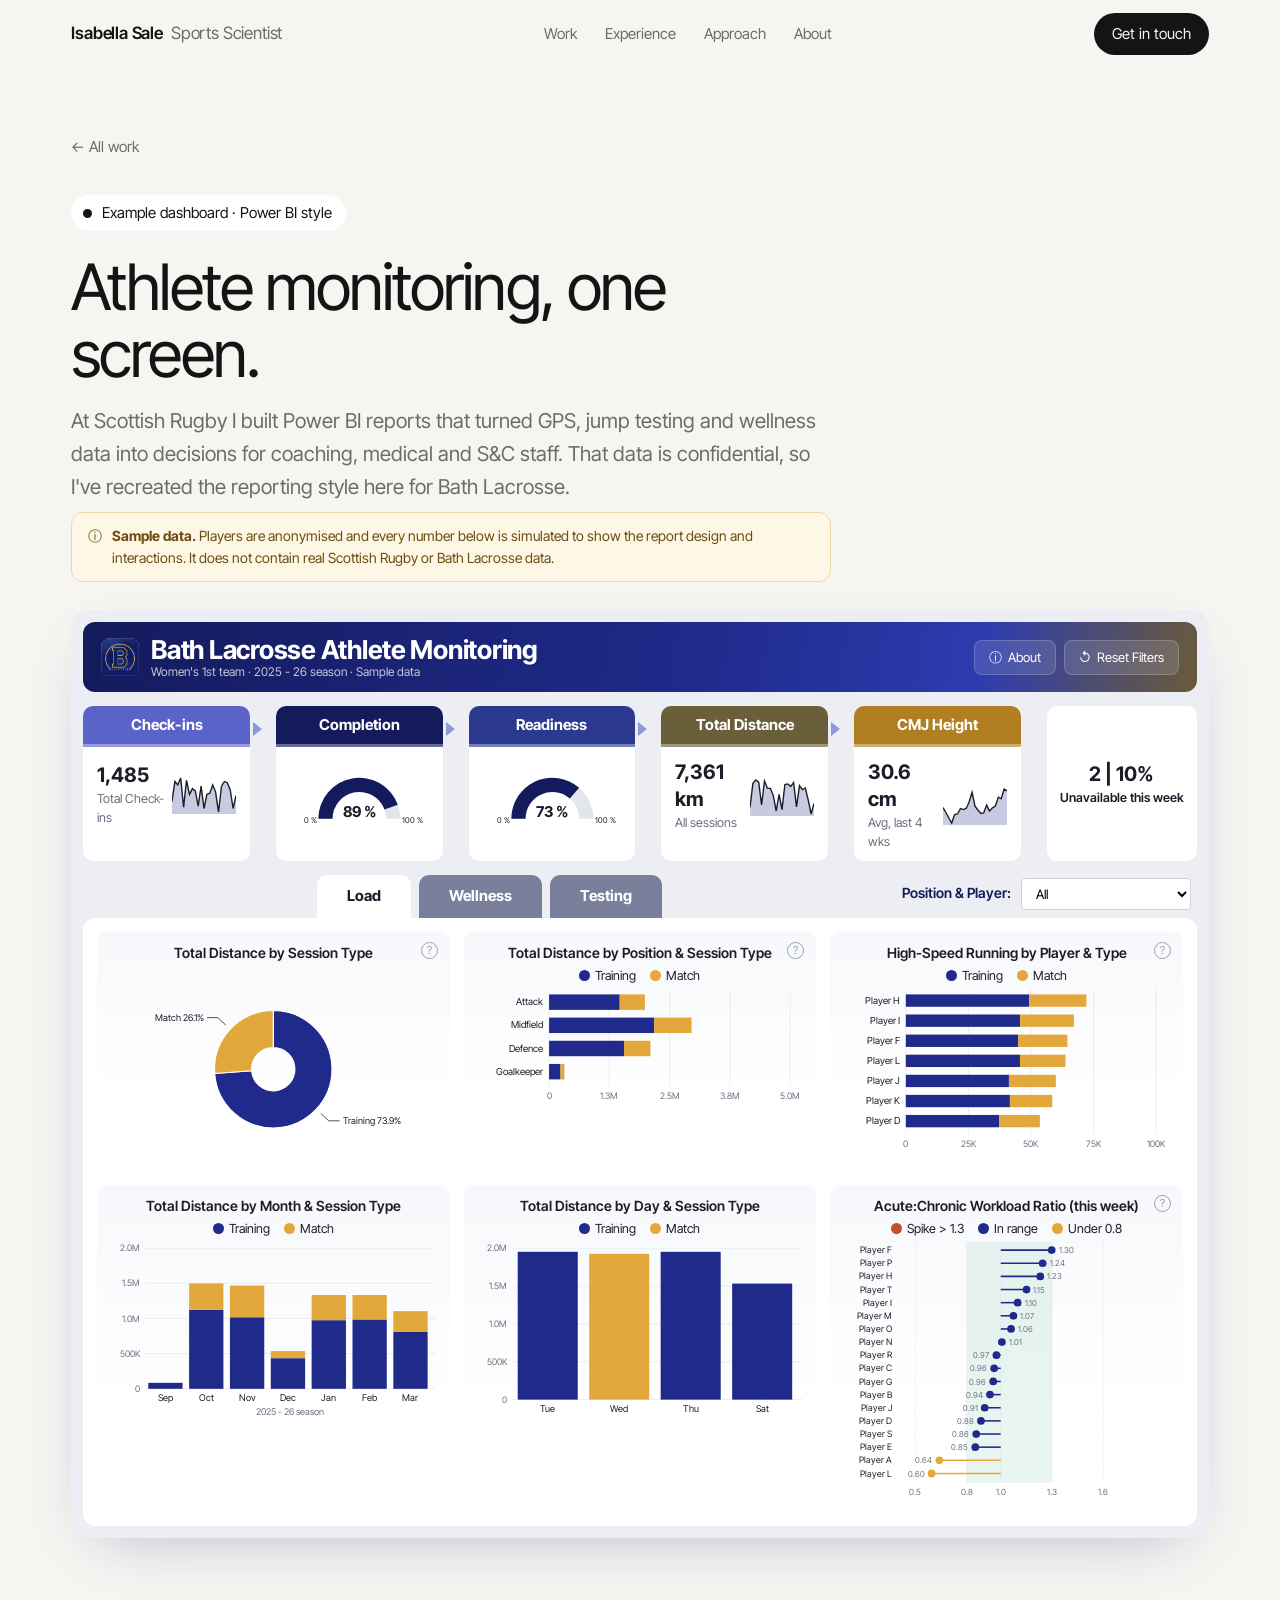
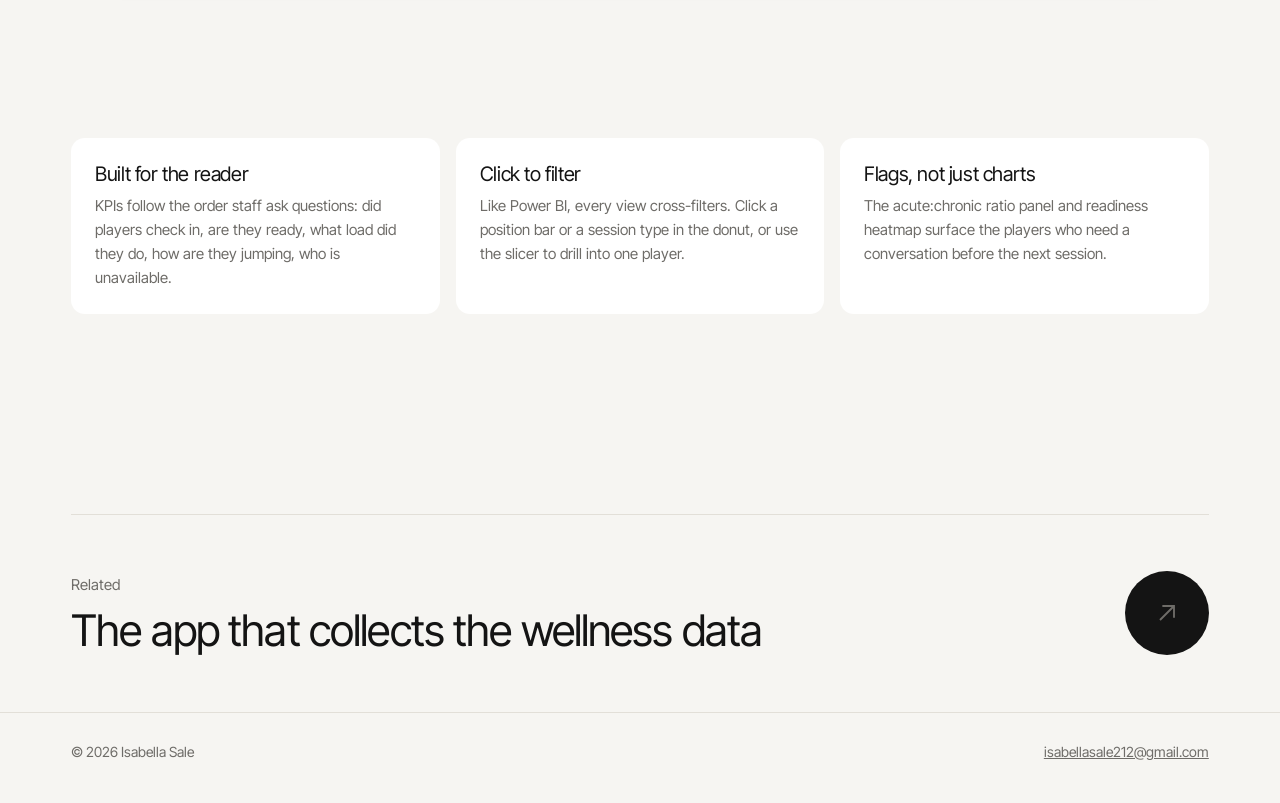
<file: isabella-portfolio/dashboard.html>
<!doctype html>
<html lang="en-GB">
<head>
  <meta charset="utf-8">
  <meta name="viewport" content="width=device-width, initial-scale=1">
  <title>Athlete Monitoring Dashboard | Isabella Sale</title>
  <meta name="description" content="An interactive recreation of the athlete monitoring reports I built in Power BI at Scottish Rugby, rebuilt for Bath Lacrosse with sample data.">
  <link rel="icon" href="assets/img/apple-touch-icon.png">
  <link rel="preconnect" href="https://fonts.googleapis.com">
  <link rel="preconnect" href="https://fonts.gstatic.com" crossorigin>
  <link href="https://fonts.googleapis.com/css2?family=Inter+Tight:wght@300;400;500;600;700&display=swap" rel="stylesheet">
  <link rel="stylesheet" href="assets/css/style.css">
  <style>
    :root {
      --navy: #1f2a8a; --navy-d: #141b5c; --navy-l: #8e97db; --gold: #e3a83b; --gold-l: #f3d79f;
      --pbi-bg: #eceef4; --panel: #ffffff; --panel-2: #f7f8fb; --pbi-ink: #1b1d29; --pbi-muted: #6a6f80; --grid: #e6e8ef;
    }
    .dash-intro { padding: clamp(36px, 5vw, 64px) 0 28px; }
    .dash-intro h1 { font-size: clamp(36px, 5vw, 64px); margin: 22px 0 18px; max-width: 18ch; }
    .sample-note { display: inline-flex; gap: 10px; align-items: flex-start; background: #fff7e6; border: 1px solid #f0d9a8; color: #6b4e12; border-radius: 12px; padding: 12px 16px; font-size: 14px; max-width: 760px; margin-top: 8px; }

    .pbi { background: var(--pbi-bg); border-radius: 18px; padding: 12px; color: var(--pbi-ink); font-size: 14px; line-height: 1.35; margin-bottom: 72px; box-shadow: 0 20px 60px -30px rgba(20,27,92,.35); }
    .pbi-head { display: flex; align-items: center; justify-content: space-between; gap: 12px; padding: 14px 18px; border-radius: 12px;
      background: linear-gradient(100deg, var(--navy-d) 0%, var(--navy) 55%, #2c3cb0 80%, #6a5a3a 100%); color: #fff; }
    .pbi-head .ttl { display: flex; align-items: center; gap: 12px; }
    .pbi-head img { width: 38px; height: 38px; border-radius: 9px; }
    .pbi-head h2 { font-size: clamp(18px, 2.2vw, 26px); font-weight: 700; letter-spacing: -0.01em; line-height: 1.1; }
    .pbi-head small { display: block; font-size: 12px; opacity: .75; font-weight: 400; letter-spacing: 0; }
    .pbi-head .acts { display: flex; gap: 8px; }
    .pbi-btn { background: rgba(255,255,255,.12); border: 1px solid rgba(255,255,255,.18); color: #fff; border-radius: 8px; padding: 8px 14px; font: inherit; font-size: 13px; cursor: pointer; display: inline-flex; align-items: center; gap: 6px; }
    .pbi-btn:hover { background: rgba(255,255,255,.2); }

    .kpis { display: grid; grid-template-columns: repeat(5, 1fr) 0.9fr; gap: 26px; margin: 14px 0 10px; position: relative; }
    .kpi { background: var(--panel); border-radius: 10px; overflow: hidden; position: relative; min-width: 0; }
    .kpi:not(:nth-child(5)):not(:last-child)::after { content: ""; position: absolute; right: -19px; top: 16px; border: 7px solid transparent; border-left: 9px solid var(--navy-l); }
    .kpi { overflow: visible; }
    .kpi .kh { color: #fff; text-align: center; font-weight: 700; font-size: 15px; padding: 9px 6px; border-radius: 10px 10px 0 0; border-bottom: 3px solid rgba(255,255,255,.35); }
    .kpi .kb { display: flex; align-items: center; justify-content: space-between; gap: 6px; padding: 12px 14px 10px; min-height: 92px; }
    .kpi .kb b { display: block; font-size: 20px; font-weight: 700; }
    .kpi .kb span { font-size: 12.5px; color: var(--pbi-muted); }
    .kpi .kb svg { flex: none; }
    .kpi.plain { display: grid; place-items: center; text-align: center; padding: 10px; }
    .kpi.plain b { font-size: 20px; }
    .kpi.plain span { display: block; font-size: 12.5px; font-weight: 600; margin-top: 2px; }

    .tabbar { display: flex; align-items: flex-end; justify-content: space-between; gap: 12px; flex-wrap: wrap; padding: 4px 6px 0; }
    .tabs { display: flex; gap: 8px; margin-left: auto; margin-right: auto; }
    .tab { border: 0; font: inherit; font-weight: 700; font-size: 15px; padding: 11px 30px; border-radius: 10px 10px 0 0; background: #7a7f9c; color: #fff; cursor: pointer; }
    .tab.on { background: var(--panel); color: var(--pbi-ink); }
    .slicer { display: flex; align-items: center; gap: 10px; padding-bottom: 8px; font-weight: 600; color: var(--navy-d); }
    .slicer select { font: inherit; font-weight: 400; font-size: 13px; padding: 6px 10px; border: 1px solid #cfd3e0; border-radius: 4px; background: #fff; min-width: 170px; }

    .canvas { background: var(--panel); border-radius: 12px; padding: 14px; display: grid; grid-template-columns: repeat(3, 1fr); gap: 14px; }
    .viz { background: linear-gradient(180deg, var(--panel-2), #fff 70%); border-radius: 10px; padding: 12px 14px 10px; min-width: 0; position: relative; }
    .viz.span2 { grid-column: span 2; }
    .viz h3 { font-size: 14px; font-weight: 600; text-align: center; padding: 0 22px; letter-spacing: 0; line-height: 1.3; margin-bottom: 6px; }
    .viz .lg { display: flex; justify-content: center; gap: 14px; font-size: 12.5px; margin-bottom: 4px; flex-wrap: wrap; }
    .viz .lg i { display: inline-block; width: 11px; height: 11px; border-radius: 50%; margin-right: 5px; vertical-align: -1px; }
    .viz svg { width: 100%; height: auto; display: block; font-family: "Inter Tight", system-ui, sans-serif; overflow: visible; }
    .viz .hint { position: absolute; top: 10px; right: 12px; width: 17px; height: 17px; border-radius: 50%; border: 1px solid #9aa0b4; color: #9aa0b4; font-size: 11px; display: grid; place-items: center; cursor: help; }
    .clickable { cursor: pointer; }
    .dim { opacity: .28; }
    .tbl { width: 100%; border-collapse: collapse; font-size: 12.5px; }
    .tbl th { text-align: left; color: var(--pbi-muted); font-weight: 600; border-bottom: 1px solid var(--grid); padding: 6px 6px; }
    .tbl td { border-bottom: 1px solid var(--grid); padding: 7px 6px; }
    .tbl .flag { color: #b4441b; font-weight: 600; }

    #tip { position: fixed; pointer-events: none; z-index: 99; background: #1b1d29; color: #fff; font-size: 12.5px; padding: 7px 10px; border-radius: 6px; opacity: 0; transition: opacity .12s; max-width: 240px; line-height: 1.35; }

    .filter-chip { display: none; align-items: center; gap: 8px; background: var(--gold-l); color: #4a3608; border-radius: 999px; padding: 4px 6px 4px 12px; font-size: 12.5px; font-weight: 600; margin: 0 6px 8px; }
    .filter-chip.on { display: inline-flex; }
    .filter-chip button { border: 0; background: #fff; border-radius: 999px; width: 20px; height: 20px; cursor: pointer; font-size: 12px; }

    @media (max-width: 1100px) {
      .kpis { grid-template-columns: repeat(3, 1fr); gap: 12px; }
      .kpi::after { display: none; }
      .canvas { grid-template-columns: 1fr 1fr; }
      .viz.span2 { grid-column: span 2; }
    }
    @media (max-width: 680px) {
      .kpis { grid-template-columns: 1fr 1fr; }
      .canvas { grid-template-columns: 1fr; }
      .viz.span2 { grid-column: auto; }
      .tabs { margin: 0; width: 100%; }
      .tab { flex: 1; padding: 10px 8px; font-size: 14px; }
      .pbi-head .acts .lbl { display: none; }
    }

    .dash-notes { display: grid; grid-template-columns: repeat(3, 1fr); gap: 16px; margin-bottom: 72px; }
    .dash-notes div { background: var(--surface); border-radius: var(--radius); padding: 24px; }
    .dash-notes h3 { font-size: 20px; margin-bottom: 8px; }
    .dash-notes p { font-size: 15px; color: var(--muted); }
    @media (max-width: 860px) { .dash-notes { grid-template-columns: 1fr; } }
  </style>
</head>
<body>

<nav class="nav">
  <div class="wrap">
    <a class="brand" href="index.html">Isabella Sale<span>Sports Scientist</span></a>
    <ul>
      <li><a href="index.html#work">Work</a></li>
      <li><a href="index.html#experience">Experience</a></li>
      <li><a href="index.html#approach">Approach</a></li>
      <li><a href="index.html#about">About</a></li>
    </ul>
    <a class="cta" href="index.html#contact">Get in touch</a>
  </div>
</nav>

<main class="wrap">
  <header class="dash-intro">
    <a class="back" href="index.html#work">← All work</a><br>
    <span class="eyebrow">Example dashboard · Power BI style</span>
    <h1>Athlete monitoring, one screen.</h1>
    <p class="lede" style="max-width: 64ch;">At Scottish Rugby I built Power BI reports that turned GPS, jump testing and wellness data into decisions for coaching, medical and S&amp;C staff. That data is confidential, so I've recreated the reporting style here for Bath Lacrosse.</p>
    <div class="sample-note"><span>ⓘ</span><span><b>Sample data.</b> Players are anonymised and every number below is simulated to show the report design and interactions. It does not contain real Scottish Rugby or Bath Lacrosse data.</span></div>
  </header>

  <div class="pbi" id="pbi">
    <div class="pbi-head">
      <div class="ttl">
        <img src="assets/img/app-icon.png" alt="">
        <h2>Bath Lacrosse Athlete Monitoring <small>Women's 1st team · 2025 - 26 season · Sample data</small></h2>
      </div>
      <div class="acts">
        <button class="pbi-btn" id="infoBtn" title="About this report">ⓘ <span class="lbl">About</span></button>
        <button class="pbi-btn" id="resetBtn">↺ <span class="lbl">Reset Filters</span></button>
      </div>
    </div>

    <div class="kpis" id="kpis"></div>

    <div class="tabbar">
      <span class="filter-chip" id="chip"><span id="chipTxt"></span><button aria-label="Clear filter" id="chipX">✕</button></span>
      <div class="tabs" role="tablist">
        <button class="tab on" data-tab="load" role="tab">Load</button>
        <button class="tab" data-tab="wellness" role="tab">Wellness</button>
        <button class="tab" data-tab="testing" role="tab">Testing</button>
      </div>
      <label class="slicer">Position &amp; Player:
        <select id="slicer"></select>
      </label>
    </div>

    <div class="canvas" id="canvas"></div>
  </div>

  <section class="dash-notes">
    <div class="reveal"><h3>Built for the reader</h3><p>KPIs follow the order staff ask questions: did players check in, are they ready, what load did they do, how are they jumping, who is unavailable.</p></div>
    <div class="reveal"><h3>Click to filter</h3><p>Like Power BI, every view cross-filters. Click a position bar or a session type in the donut, or use the slicer to drill into one player.</p></div>
    <div class="reveal"><h3>Flags, not just charts</h3><p>The acute:chronic ratio panel and readiness heatmap surface the players who need a conversation before the next session.</p></div>
  </section>

  <a class="next-case" href="app.html">
    <div><span>Related</span><h3>The app that collects the wellness data</h3></div>
    <span class="arrow-btn" aria-hidden="true"><svg viewBox="0 0 24 24" fill="none" stroke="currentColor" stroke-width="1.6"><path d="M6 18L18 6M8 6h10v10"/></svg></span>
  </a>
</main>

<footer>
  <div class="wrap">
    <span>© <span data-year>2026</span> Isabella Sale</span>
    <a href="mailto:isabellasale212@gmail.com">isabellasale212@gmail.com</a>
  </div>
</footer>

<div id="tip"></div>
<script src="assets/js/main.js"></script>
<script src="assets/js/dashboard.js"></script>
</body>
</html>
</file>
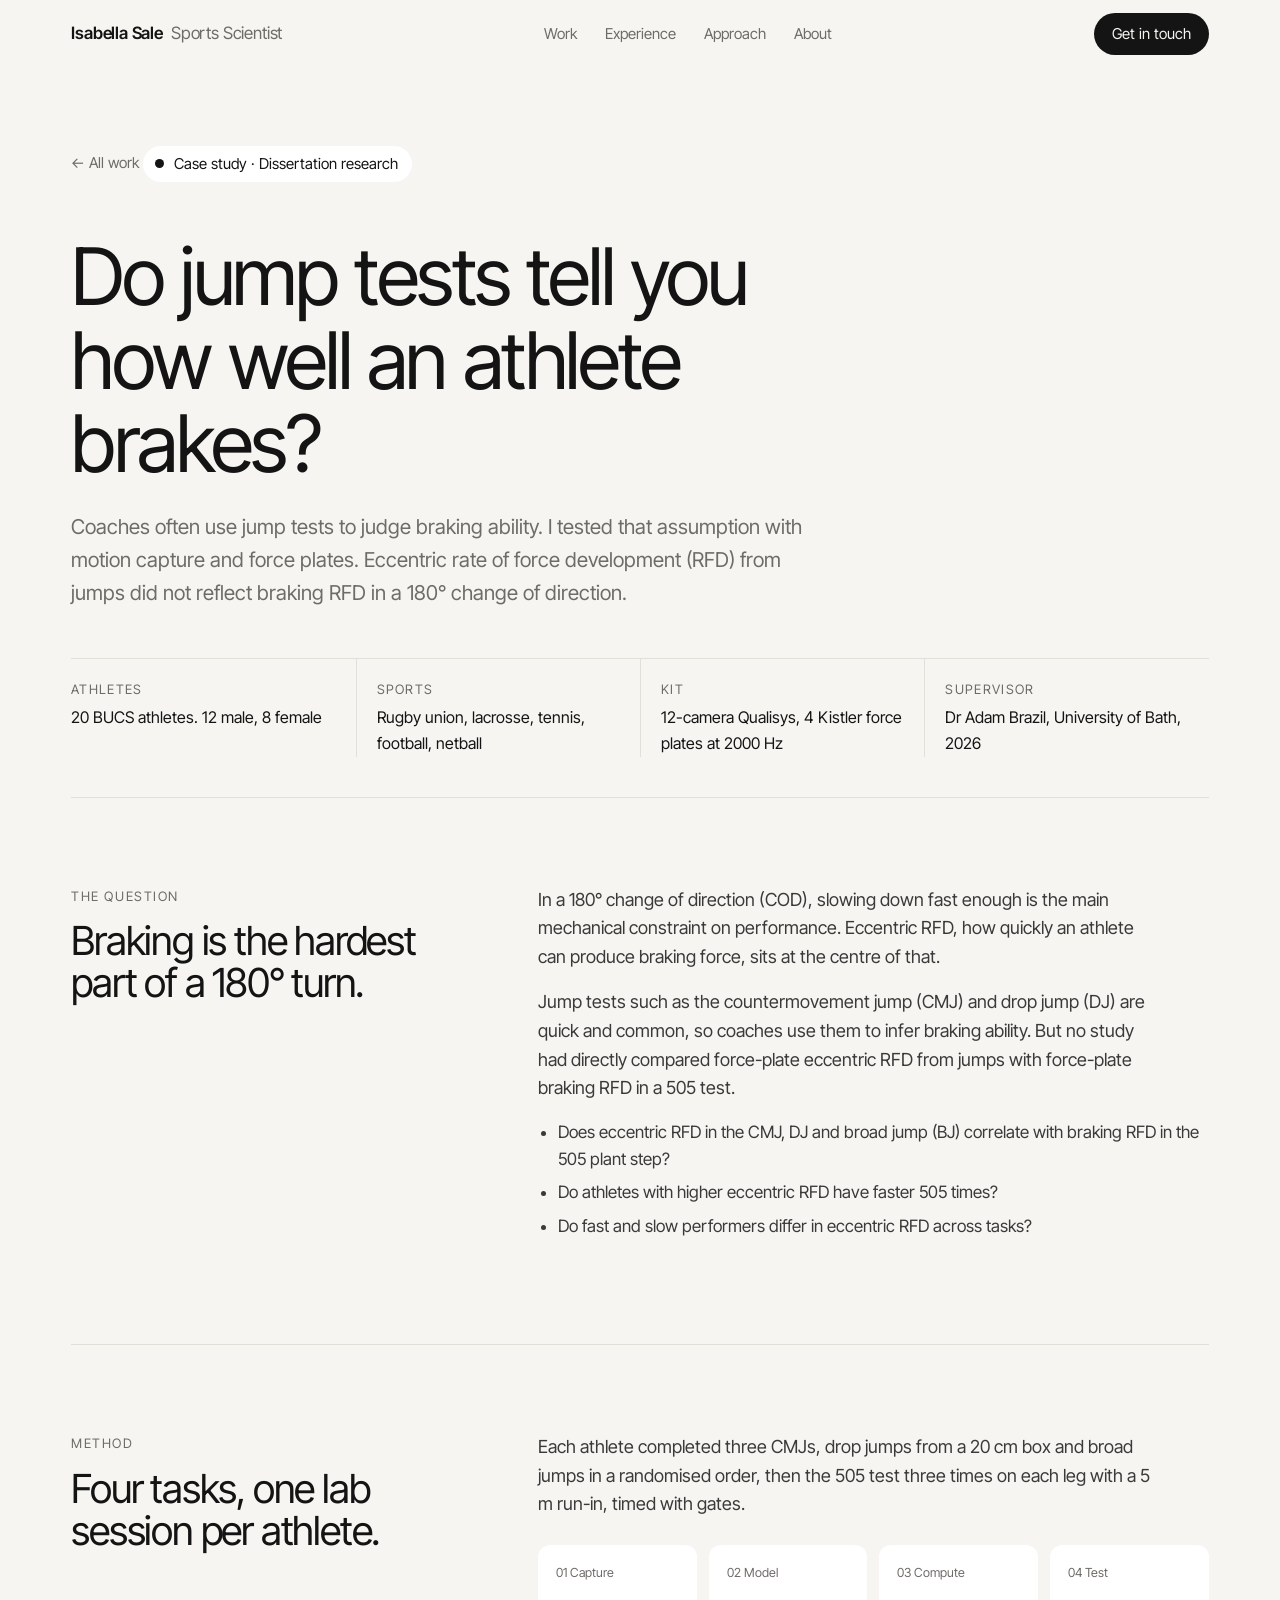
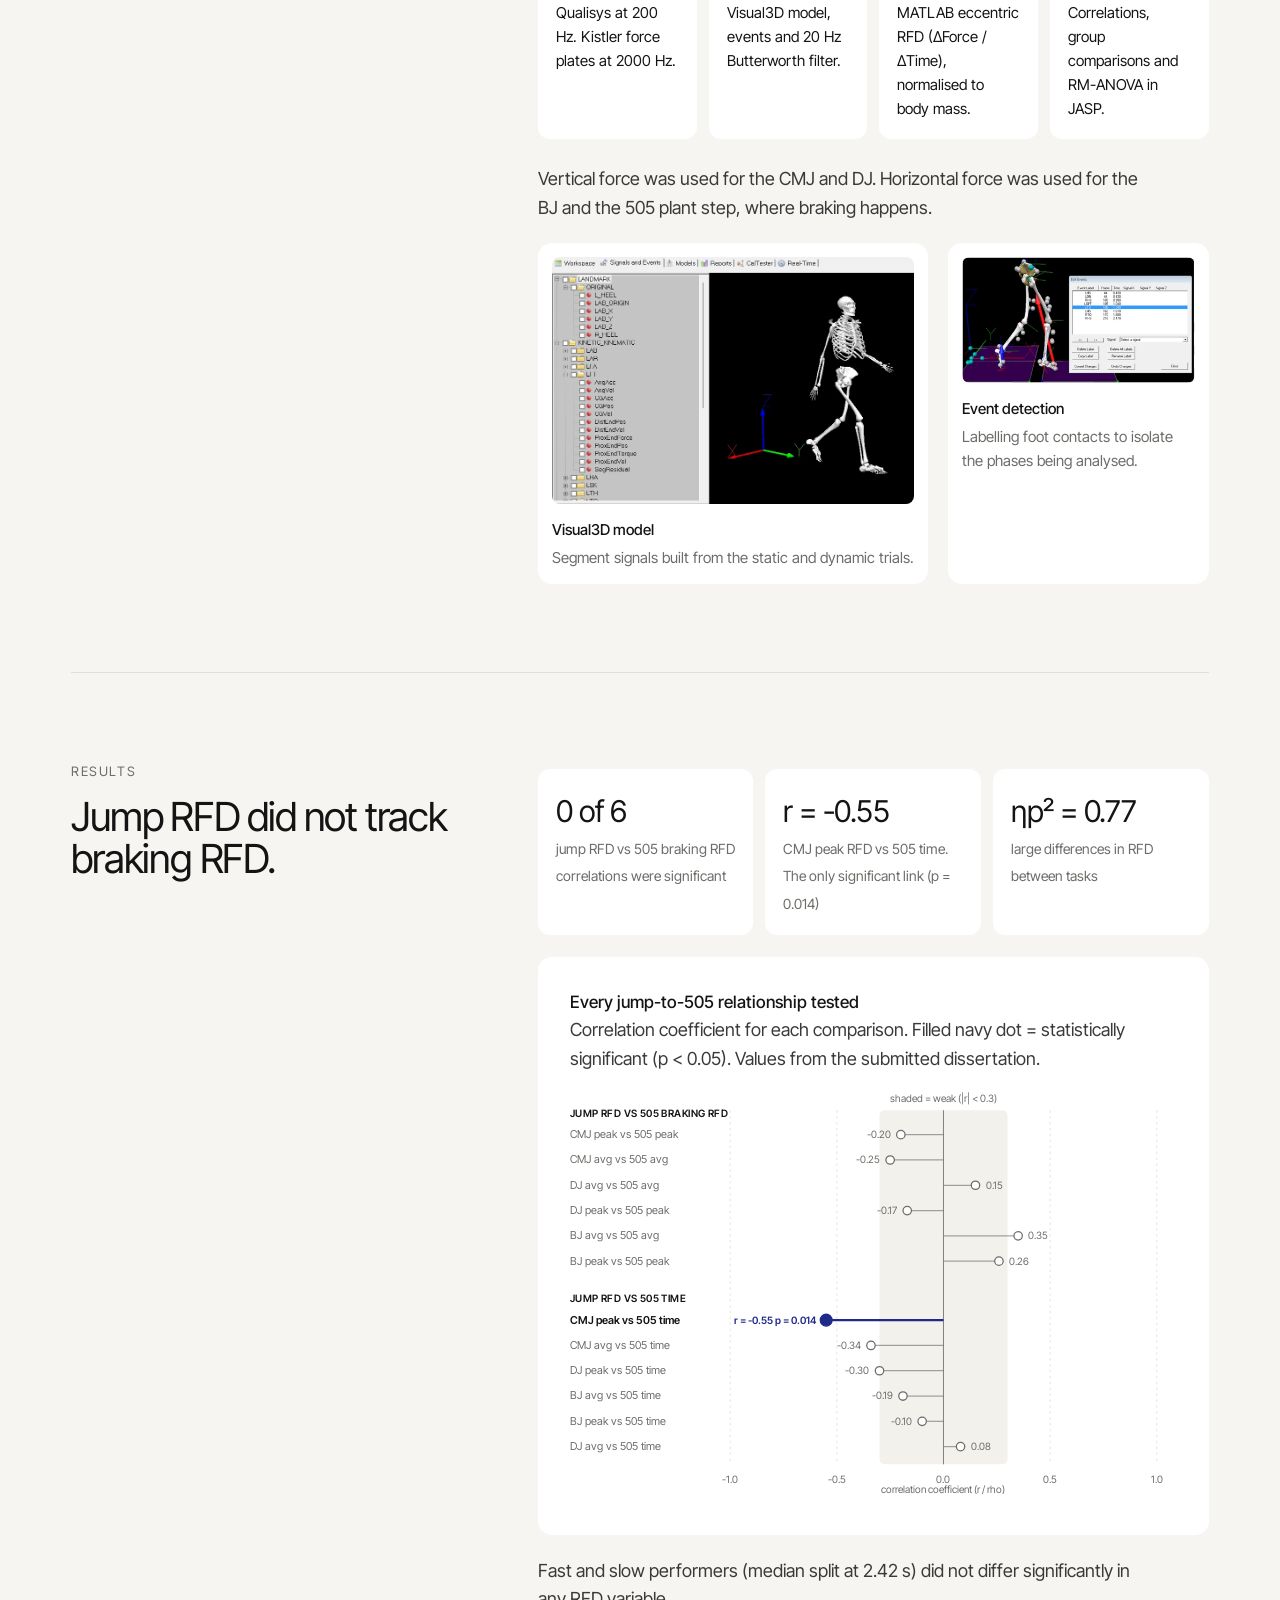
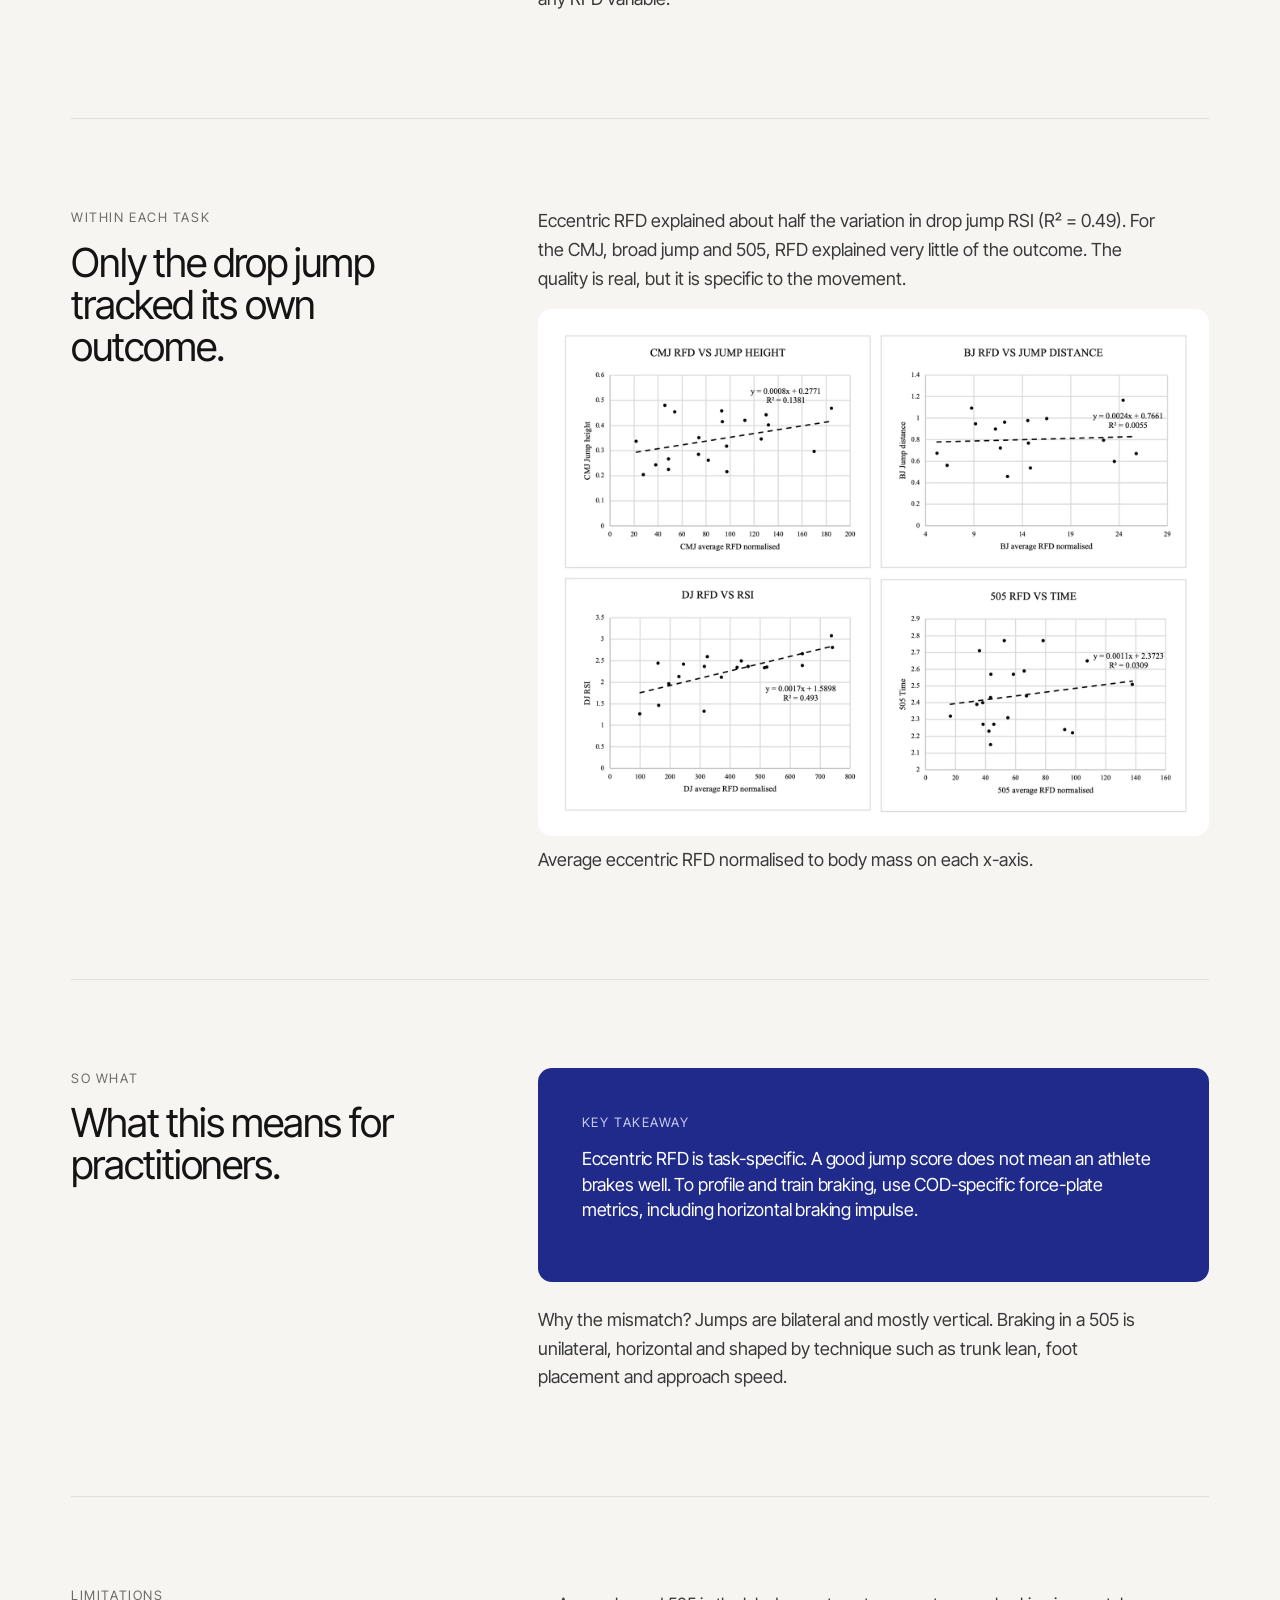
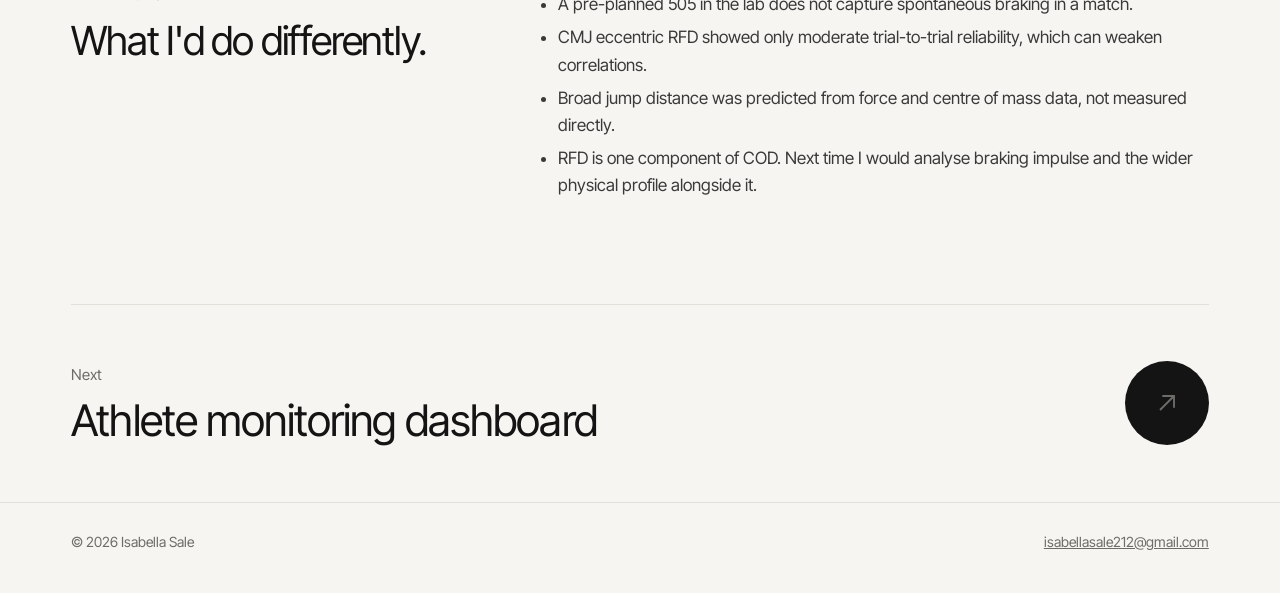
<file: isabella-portfolio/research.html>
<!doctype html>
<html lang="en-GB">
<head>
  <meta charset="utf-8">
  <meta name="viewport" content="width=device-width, initial-scale=1">
  <title>Do Jump Tests Reflect Braking? | Isabella Sale</title>
  <meta name="description" content="Dissertation case study: does eccentric rate of force development from jump tests reflect eccentric braking in a 180 degree change of direction? Motion capture and force plates with 20 athletes.">
  <link rel="icon" href="assets/img/apple-touch-icon.png">
  <link rel="preconnect" href="https://fonts.googleapis.com">
  <link rel="preconnect" href="https://fonts.gstatic.com" crossorigin>
  <link href="https://fonts.googleapis.com/css2?family=Inter+Tight:wght@300;400;500;600&display=swap" rel="stylesheet">
  <link rel="stylesheet" href="assets/css/style.css">
</head>
<body>

<nav class="nav">
  <div class="wrap">
    <a class="brand" href="index.html">Isabella Sale<span>Sports Scientist</span></a>
    <ul>
      <li><a href="index.html#work">Work</a></li>
      <li><a href="index.html#experience">Experience</a></li>
      <li><a href="index.html#approach">Approach</a></li>
      <li><a href="index.html#about">About</a></li>
    </ul>
    <a class="cta" href="index.html#contact">Get in touch</a>
  </div>
</nav>

<main class="wrap">
  <header class="cs-hero">
    <a class="back" href="index.html#work">← All work</a>
    <span class="eyebrow">Case study · Dissertation research</span>
    <h1>Do jump tests tell you how well an athlete brakes?</h1>
    <p class="lede" style="max-width: 62ch;">Coaches often use jump tests to judge braking ability. I tested that assumption with motion capture and force plates. Eccentric rate of force development (RFD) from jumps did not reflect braking RFD in a 180° change of direction.</p>
    <dl class="cs-facts">
      <div><dt>Athletes</dt><dd>20 BUCS athletes. 12 male, 8 female</dd></div>
      <div><dt>Sports</dt><dd>Rugby union, lacrosse, tennis, football, netball</dd></div>
      <div><dt>Kit</dt><dd>12-camera Qualisys, 4 Kistler force plates at 2000 Hz</dd></div>
      <div><dt>Supervisor</dt><dd>Dr Adam Brazil, University of Bath, 2026</dd></div>
    </dl>
  </header>

  <section class="cs-block reveal">
    <div><span class="label">The question</span><h2>Braking is the hardest part of a 180° turn.</h2></div>
    <div class="body">
      <p>In a 180° change of direction (COD), slowing down fast enough is the main mechanical constraint on performance. Eccentric RFD, how quickly an athlete can produce braking force, sits at the centre of that.</p>
      <p>Jump tests such as the countermovement jump (CMJ) and drop jump (DJ) are quick and common, so coaches use them to infer braking ability. But no study had directly compared force-plate eccentric RFD from jumps with force-plate braking RFD in a 505 test.</p>
      <ul>
        <li>Does eccentric RFD in the CMJ, DJ and broad jump (BJ) correlate with braking RFD in the 505 plant step?</li>
        <li>Do athletes with higher eccentric RFD have faster 505 times?</li>
        <li>Do fast and slow performers differ in eccentric RFD across tasks?</li>
      </ul>
    </div>
  </section>

  <section class="cs-block reveal">
    <div><span class="label">Method</span><h2>Four tasks, one lab session per athlete.</h2></div>
    <div class="body">
      <p>Each athlete completed three CMJs, drop jumps from a 20 cm box and broad jumps in a randomised order, then the 505 test three times on each leg with a 5 m run-in, timed with gates.</p>
      <div class="flow" style="margin: 26px 0;">
        <div><small>01 Capture</small>Qualisys at 200 Hz. Kistler force plates at 2000 Hz.</div>
        <div><small>02 Model</small>Visual3D model, events and 20 Hz Butterworth filter.</div>
        <div><small>03 Compute</small>MATLAB eccentric RFD (ΔForce / ΔTime), normalised to body mass.</div>
        <div><small>04 Test</small>Correlations, group comparisons and RM-ANOVA in JASP.</div>
      </div>
      <p>Vertical force was used for the CMJ and DJ. Horizontal force was used for the BJ and the 505 plant step, where braking happens.</p>
      <div class="phone-row" style="grid-template-columns: 1.5fr 1fr; margin-top: 20px;">
        <figure style="padding:14px;"><img src="assets/img/diss-visual3d-model.webp" alt="Visual3D model with skeleton and kinetic and kinematic signal tree" width="822" height="561" loading="lazy" style="max-height:none;width:100%;border-radius:8px;"><figcaption><b>Visual3D model</b>Segment signals built from the static and dynamic trials.</figcaption></figure>
        <figure style="padding:14px;"><img src="assets/img/diss-visual3d-events.webp" alt="Visual3D event editor with heel strike and toe off labels" width="432" height="234" loading="lazy" style="max-height:none;width:100%;border-radius:8px;"><figcaption><b>Event detection</b>Labelling foot contacts to isolate the phases being analysed.</figcaption></figure>
      </div>
    </div>
  </section>

  <section class="cs-block reveal">
    <div><span class="label">Results</span><h2>Jump RFD did not track braking RFD.</h2></div>
    <div class="body">
      <div class="kv" style="margin-bottom: 22px;">
        <div><b>0 of 6</b><span>jump RFD vs 505 braking RFD correlations were significant</span></div>
        <div><b>r = -0.55</b><span>CMJ peak RFD vs 505 time. The only significant link (p = 0.014)</span></div>
        <div><b>ηp² = 0.77</b><span>large differences in RFD between tasks</span></div>
      </div>
      <div class="figure">
        <h4>Every jump-to-505 relationship tested</h4>
        <p class="sub">Correlation coefficient for each comparison. Filled navy dot = statistically significant (p &lt; 0.05). Values from the submitted dissertation.</p>
        <div data-corr-plot></div>
      </div>
      <p style="margin-top: 22px;">Fast and slow performers (median split at 2.42 s) did not differ significantly in any RFD variable.</p>
    </div>
  </section>

  <section class="cs-block reveal">
    <div><span class="label">Within each task</span><h2>Only the drop jump tracked its own outcome.</h2></div>
    <div class="body">
      <p>Eccentric RFD explained about half the variation in drop jump RSI (R² = 0.49). For the CMJ, broad jump and 505, RFD explained very little of the outcome. The quality is real, but it is specific to the movement.</p>
      <div class="figure" style="padding: 12px;">
        <img src="assets/img/diss-scatter-plots.webp" alt="Four scatter plots: CMJ RFD vs jump height R squared 0.14, BJ RFD vs jump distance R squared 0.01, DJ RFD vs RSI R squared 0.49, 505 RFD vs time R squared 0.03" width="1600" height="1242" loading="lazy" style="border-radius:8px;">
      </div>
      <p class="note" style="margin-top: 10px;">Average eccentric RFD normalised to body mass on each x-axis.</p>
    </div>
  </section>

  <section class="cs-block reveal">
    <div><span class="label">So what</span><h2>What this means for practitioners.</h2></div>
    <div class="body">
      <div class="takeaway">
        <span class="label">Key takeaway</span>
        <p>Eccentric RFD is task-specific. A good jump score does not mean an athlete brakes well. To profile and train braking, use COD-specific force-plate metrics, including horizontal braking impulse.</p>
      </div>
      <p style="margin-top: 24px;">Why the mismatch? Jumps are bilateral and mostly vertical. Braking in a 505 is unilateral, horizontal and shaped by technique such as trunk lean, foot placement and approach speed.</p>
    </div>
  </section>

  <section class="cs-block reveal">
    <div><span class="label">Limitations</span><h2>What I'd do differently.</h2></div>
    <div class="body">
      <ul>
        <li>A pre-planned 505 in the lab does not capture spontaneous braking in a match.</li>
        <li>CMJ eccentric RFD showed only moderate trial-to-trial reliability, which can weaken correlations.</li>
        <li>Broad jump distance was predicted from force and centre of mass data, not measured directly.</li>
        <li>RFD is one component of COD. Next time I would analyse braking impulse and the wider physical profile alongside it.</li>
      </ul>
    </div>
  </section>

  <a class="next-case" href="dashboard.html">
    <div><span>Next</span><h3>Athlete monitoring dashboard</h3></div>
    <span class="arrow-btn" aria-hidden="true"><svg viewBox="0 0 24 24" fill="none" stroke="currentColor" stroke-width="1.6"><path d="M6 18L18 6M8 6h10v10"/></svg></span>
  </a>
</main>

<footer>
  <div class="wrap">
    <span>© <span data-year>2026</span> Isabella Sale</span>
    <a href="mailto:isabellasale212@gmail.com">isabellasale212@gmail.com</a>
  </div>
</footer>
<script src="assets/js/main.js"></script>
</body>
</html>
</file>
<file: assets/css/style.css>
/* Isabella Sale portfolio. Minimal, editorial, data-first. */
:root {
  --bg: #f6f5f2;
  --surface: #ffffff;
  --surface-2: #efede8;
  --ink: #141414;
  --ink-2: #3a3a3a;
  --muted: #6e6c68;
  --line: #e2dfd8;
  --accent: #1f2a8a;      /* navy from the Bath Lacrosse app */
  --accent-soft: #e6e8f6;
  --gold: #b8892a;
  --radius: 14px;
  --max: 1240px;
  --gutter: clamp(16px, 4vw, 56px);
  --font: "Inter Tight", system-ui, -apple-system, "Segoe UI", sans-serif;
}

* { box-sizing: border-box; margin: 0; padding: 0; }
html { scroll-behavior: smooth; -webkit-text-size-adjust: 100%; }
body {
  background: var(--bg);
  color: var(--ink);
  font-family: var(--font);
  font-size: 17px;
  line-height: 1.6;
  -webkit-font-smoothing: antialiased;
}
img { display: block; max-width: 100%; height: auto; }
a { color: inherit; }
::selection { background: var(--ink); color: var(--bg); }

.wrap { max-width: var(--max); margin: 0 auto; padding: 0 var(--gutter); }
section { padding: clamp(72px, 10vw, 128px) 0; }
.hairline { border: 0; border-top: 1px solid var(--line); }

/* ---------- Nav ---------- */
.nav {
  position: sticky; top: 0; z-index: 50;
  background: color-mix(in srgb, var(--bg) 86%, transparent);
  backdrop-filter: saturate(140%) blur(12px);
  -webkit-backdrop-filter: saturate(140%) blur(12px);
  border-bottom: 1px solid transparent;
  transition: border-color .2s;
}
.nav.scrolled { border-bottom-color: var(--line); }
.nav .wrap { display: flex; align-items: center; justify-content: space-between; height: 68px; gap: 16px; }
.brand { text-decoration: none; font-weight: 600; letter-spacing: -0.01em; white-space: nowrap; }
.brand span { color: var(--muted); font-weight: 400; margin-left: 8px; }
.nav ul { display: flex; gap: 28px; list-style: none; }
.nav ul a { text-decoration: none; color: var(--muted); font-size: 15px; transition: color .15s; }
.nav ul a:hover { color: var(--ink); }
.nav .cta {
  text-decoration: none; font-size: 15px; padding: 9px 18px; border-radius: 999px;
  background: var(--ink); color: var(--bg); white-space: nowrap;
}
@media (max-width: 860px) {
  .nav ul { display: none; }
  .brand span { display: none; }
}

/* ---------- Shared type ---------- */
.eyebrow {
  display: inline-flex; align-items: center; gap: 10px;
  background: var(--surface); padding: 6px 14px 6px 12px; border-radius: 999px;
  font-size: 15px; color: var(--ink);
}
.eyebrow::before { content: ""; width: 9px; height: 9px; border-radius: 50%; background: var(--ink); }
h1, h2, h3 { font-weight: 400; letter-spacing: -0.03em; line-height: 1.05; }
h1 { font-size: clamp(42px, 6.4vw, 88px); }
h2 { font-size: clamp(36px, 5vw, 64px); }
h3 { font-size: clamp(22px, 2.2vw, 28px); letter-spacing: -0.02em; line-height: 1.2; }
.lede { font-size: clamp(18px, 1.6vw, 21px); color: var(--muted); max-width: 44ch; }
.muted { color: var(--muted); }
.text-link {
  display: inline-flex; align-items: center; gap: 6px; text-decoration: underline;
  text-underline-offset: 5px; text-decoration-thickness: 1px; font-size: 17px;
}
.text-link svg { width: 14px; height: 14px; }

.pill {
  display: inline-block; font-size: 14px; padding: 6px 16px; border-radius: 999px;
  border: 1px solid var(--line); background: var(--surface-2); color: var(--ink-2);
  white-space: nowrap; transition: background .2s, color .2s, border-color .2s;
}
.pill.dark { background: var(--ink); color: var(--bg); border-color: var(--ink); }
.pills { display: flex; flex-wrap: wrap; gap: 8px; }

.arrow-btn {
  width: 84px; height: 84px; border-radius: 50%; background: var(--ink); color: var(--bg);
  display: grid; place-items: center; flex: none; text-decoration: none;
  transition: transform .25s ease;
}
.arrow-btn svg { width: 28px; height: 28px; }
.arrow-btn:hover { transform: rotate(45deg); }

/* ---------- Hero ---------- */
.hero { padding-top: clamp(48px, 8vw, 104px); padding-bottom: clamp(56px, 8vw, 96px); }
.hero-grid { display: grid; grid-template-columns: 1.25fr 1fr; gap: clamp(32px, 5vw, 72px); align-items: end; }
.hero h1 { margin: 26px 0 28px; }
.hero h1 em { font-style: normal; color: var(--muted); }
.hero-actions { display: flex; flex-wrap: wrap; gap: 14px 28px; align-items: center; margin-top: 34px; }
.btn {
  display: inline-flex; align-items: center; gap: 10px; text-decoration: none;
  padding: 14px 24px; border-radius: 999px; background: var(--ink); color: var(--bg); font-size: 16px;
}
.btn svg { width: 14px; height: 14px; }
.hero-photo { position: relative; border-radius: var(--radius); overflow: hidden; aspect-ratio: 4/5; background: var(--surface-2); }
.hero-photo img { width: 100%; height: 100%; object-fit: cover; object-position: 58% center; }
.hero-photo figcaption {
  position: absolute; left: 14px; bottom: 14px; right: 14px;
  font-size: 13px; color: #fff; background: rgba(20,20,20,.55); backdrop-filter: blur(6px);
  padding: 8px 12px; border-radius: 10px;
}
@media (max-width: 860px) {
  .hero-grid { grid-template-columns: 1fr; }
  .hero-photo { aspect-ratio: 16/11; }
}

/* ---------- Stats strip ---------- */
.stats { display: grid; grid-template-columns: repeat(4, 1fr); border-top: 1px solid var(--line); border-bottom: 1px solid var(--line); }
.stat { padding: 28px 24px 28px 0; }
.stat + .stat { padding-left: 24px; border-left: 1px solid var(--line); }
.stat b { display: block; font-weight: 400; font-size: clamp(34px, 4vw, 52px); letter-spacing: -0.03em; line-height: 1; }
.stat span { display: block; margin-top: 10px; font-size: 14px; color: var(--muted); max-width: 22ch; }
@media (max-width: 760px) {
  .stats { grid-template-columns: 1fr 1fr; }
  .stat:nth-child(3) { padding-left: 0; border-left: 0; }
  .stat:nth-child(n+3) { border-top: 1px solid var(--line); }
}

/* ---------- Section heads ---------- */
.section-head { display: grid; grid-template-columns: 1fr 1fr; gap: 32px 64px; align-items: start; margin-bottom: clamp(40px, 6vw, 72px); }
.section-head h2 { margin-top: 22px; }
.section-head .side { padding-top: 6px; }
.section-head .side p { color: var(--muted); font-size: 18px; max-width: 46ch; }
.section-head .side .text-link { margin-top: 22px; }
.section-head.center { grid-template-columns: 1fr; text-align: center; justify-items: center; }
@media (max-width: 860px) { .section-head { grid-template-columns: 1fr; } }

/* ---------- Work cards ---------- */
.work-bg { background: var(--surface-2); }
.cards { display: grid; grid-template-columns: repeat(3, 1fr); gap: 20px; }
.card { text-decoration: none; display: block; }
.card .thumb { position: relative; border-radius: var(--radius); overflow: hidden; aspect-ratio: 4/3; }
.card .thumb > img { width: 100%; height: 100%; object-fit: cover; transition: transform .6s ease, filter .3s; }
.card .thumb .overlay {
  position: absolute; inset: 0; display: flex; align-items: flex-end; justify-content: space-between;
  padding: 18px 20px; color: #fff; font-size: 15px; opacity: 0; transition: opacity .3s;
  background: linear-gradient(to top, rgba(0,0,0,.45), rgba(0,0,0,0) 55%);
}
.card .thumb .arrow-btn { position: absolute; top: 50%; left: 50%; transform: translate(-50%,-50%) scale(.85); opacity: 0; transition: opacity .3s, transform .3s; }
.card:hover .thumb > img { transform: scale(1.04); filter: saturate(.85); }
.card:hover .overlay, .card:hover .thumb .arrow-btn { opacity: 1; }
.card:hover .thumb .arrow-btn { transform: translate(-50%,-50%) scale(1); }
.card .meta { display: flex; align-items: center; gap: 10px; flex-wrap: wrap; margin-top: 16px; }
.card .meta h3 { font-size: 20px; }
.card .meta .tag { font-size: 12px; background: var(--surface); padding: 3px 10px; border-radius: 999px; color: var(--ink-2); }
.card p { color: var(--muted); font-size: 15px; margin-top: 6px; max-width: 40ch; }
.thumb.app-thumb { background: linear-gradient(160deg, #26318f, #141b5c); display: grid; place-items: center; }
.thumb.app-thumb .phones { position: absolute; inset: 9% 0 0; display: flex; gap: 0; justify-content: center; align-items: flex-start; }
.thumb.app-thumb .phones img { height: 118%; width: auto; max-width: none; object-fit: contain; margin: 0 -7%; }
.thumb.app-thumb .phones img:nth-child(2) { margin-top: 7%; }
.thumb.chart-thumb { background: var(--ink); display: grid; place-items: center; padding: 26px; }
.thumb.chart-thumb svg { width: 100%; height: 100%; }
.center-link { display: flex; justify-content: center; gap: 22px; margin-top: 52px; align-items: center; color: var(--muted); }
@media (max-width: 960px) { .cards { grid-template-columns: 1fr 1fr; } }
@media (max-width: 620px) { .cards { grid-template-columns: 1fr; } }

/* ---------- Experience list ---------- */
.xp { border-top: 1px solid var(--line); }
.xp-row { border-bottom: 1px solid var(--line); }
.xp-head {
  display: grid; grid-template-columns: 1.15fr 1fr auto; gap: 24px; align-items: center;
  width: 100%; padding: 34px 0; background: none; border: 0; font: inherit; color: inherit;
  text-align: left; cursor: pointer;
}
.xp-head h3 { font-size: clamp(22px, 2.4vw, 30px); }
.xp-head .when { display: flex; align-items: center; gap: 10px; color: var(--muted); font-size: 16px; margin-top: 8px; }
.xp-head .when::before { content: ""; width: 5px; height: 5px; border-radius: 50%; background: var(--muted); }
.xp-head .role { color: var(--muted); font-size: 16px; max-width: 34ch; }
.xp-head .pills { justify-content: flex-end; }
.xp-row.open .xp-head .pill, .xp-head:hover .pill { background: var(--ink); color: var(--bg); border-color: var(--ink); }
.xp-body { display: grid; grid-template-rows: 0fr; transition: grid-template-rows .45s ease; }
.xp-row.open .xp-body { grid-template-rows: 1fr; }
.xp-body > div { overflow: hidden; }
.xp-inner { display: grid; grid-template-columns: 1.15fr 1fr; gap: 24px 48px; padding-bottom: 40px; }
.xp-photos { display: grid; grid-template-columns: repeat(3, 1fr); gap: 14px; }
.xp-photos img { border-radius: 12px; aspect-ratio: 4/5; object-fit: cover; width: 100%; }
.xp-text { display: flex; gap: 28px; align-items: flex-start; }
.xp-text ul { list-style: none; color: var(--ink-2); font-size: 16px; }
.xp-text li { padding: 8px 0 8px 20px; position: relative; border-bottom: 1px dashed var(--line); }
.xp-text li:last-child { border-bottom: 0; }
.xp-text li::before { content: ""; position: absolute; left: 0; top: 18px; width: 8px; height: 1px; background: var(--ink); }
.xp-text h4 { font-size: 13px; letter-spacing: .12em; text-transform: uppercase; color: var(--muted); font-weight: 500; margin: 4px 0 6px; }
.xp-text h4 + ul { margin-bottom: 18px; }
.highlight-box { background: var(--surface); border-radius: 12px; padding: 18px 20px; margin-top: 14px; }
.highlight-box p { font-size: 15px; color: var(--ink-2); }
@media (max-width: 860px) {
  .xp-head { grid-template-columns: 1fr; gap: 10px; padding: 26px 0; }
  .xp-head .pills { justify-content: flex-start; }
  .xp-inner { grid-template-columns: 1fr; }
  .xp-text .arrow-btn { display: none; }
}

/* ---------- Approach / method ---------- */
.steps { display: grid; grid-template-columns: repeat(4, 1fr); gap: 16px; counter-reset: step; }
.step { background: var(--surface); border-radius: var(--radius); padding: 26px 24px 30px; }
.step .n { font-size: 14px; color: var(--muted); }
.step h3 { font-size: 22px; margin: 26px 0 10px; }
.step p { font-size: 15px; color: var(--muted); }
@media (max-width: 960px) { .steps { grid-template-columns: 1fr 1fr; } }
@media (max-width: 560px) { .steps { grid-template-columns: 1fr; } }

/* ---------- Toolkit ---------- */
.toolkit { display: grid; grid-template-columns: repeat(3, 1fr); gap: 0; border-top: 1px solid var(--line); }
.tool-col { padding: 28px 28px 28px 0; }
.tool-col + .tool-col { padding-left: 28px; border-left: 1px solid var(--line); }
.tool-col h4 { font-size: 13px; letter-spacing: .12em; text-transform: uppercase; color: var(--muted); font-weight: 500; margin-bottom: 16px; }
@media (max-width: 860px) {
  .toolkit { grid-template-columns: 1fr; }
  .tool-col, .tool-col + .tool-col { padding: 24px 0; border-left: 0; border-top: 1px solid var(--line); }
  .tool-col:first-child { border-top: 0; }
}

/* ---------- About ---------- */
.about-grid { display: grid; grid-template-columns: 0.8fr 1.2fr; gap: clamp(32px, 6vw, 88px); align-items: start; }
.about-grid img { border-radius: var(--radius); width: 100%; aspect-ratio: 1; object-fit: cover; }
.about-grid .copy p { font-size: 19px; color: var(--ink-2); margin-bottom: 18px; max-width: 58ch; }
.edu { margin-top: 36px; border-top: 1px solid var(--line); }
.edu-row { display: grid; grid-template-columns: 1fr auto; gap: 6px 24px; padding: 20px 0; border-bottom: 1px solid var(--line); }
.edu-row b { font-weight: 500; }
.edu-row span { color: var(--muted); font-size: 15px; }
.edu-row .yr { text-align: right; white-space: nowrap; }
@media (max-width: 860px) { .about-grid { grid-template-columns: 1fr; } .about-grid img { max-width: 420px; } }

/* ---------- Next / vision ---------- */
.next { background: var(--ink); color: var(--bg); border-radius: 0; }
.next .eyebrow { background: #262626; color: var(--bg); }
.next .eyebrow::before { background: var(--bg); }
.next h2 { max-width: 18ch; margin-top: 22px; }
.next-grid { display: grid; grid-template-columns: repeat(3, 1fr); gap: 16px; margin-top: 56px; }
.next-card { border: 1px solid #333; border-radius: var(--radius); padding: 26px; }
.next-card h3 { font-size: 22px; margin-bottom: 10px; }
.next-card p { color: #a9a7a2; font-size: 15px; }
@media (max-width: 860px) { .next-grid { grid-template-columns: 1fr; } }

/* ---------- Contact / footer ---------- */
.contact { text-align: center; }
.contact h2 { font-size: clamp(40px, 7vw, 96px); margin: 24px auto 20px; max-width: 14ch; }
.contact .mail { font-size: clamp(20px, 2.6vw, 30px); text-decoration: underline; text-underline-offset: 8px; text-decoration-thickness: 1px; word-break: break-all; }
.contact .row { display: flex; justify-content: center; gap: 14px; margin-top: 34px; flex-wrap: wrap; }
.btn.ghost { background: transparent; color: var(--ink); border: 1px solid var(--ink); }
footer { border-top: 1px solid var(--line); padding: 28px 0 40px; font-size: 14px; color: var(--muted); }
footer .wrap { display: flex; justify-content: space-between; gap: 16px; flex-wrap: wrap; }

/* ---------- Case study pages ---------- */
.cs-hero { padding-top: clamp(40px, 6vw, 80px); padding-bottom: 40px; }
.back { display: inline-flex; align-items: center; gap: 8px; color: var(--muted); text-decoration: none; font-size: 15px; margin-bottom: 36px; }
.back:hover { color: var(--ink); }
.cs-hero h1 { font-size: clamp(40px, 6.2vw, 84px); margin: 24px 0 26px; max-width: 16ch; }
.cs-facts { display: grid; grid-template-columns: repeat(4, 1fr); border-top: 1px solid var(--line); margin-top: 48px; }
.cs-facts div { padding: 20px 20px 0 0; }
.cs-facts div + div { padding-left: 20px; border-left: 1px solid var(--line); }
.cs-facts dt { font-size: 13px; letter-spacing: .1em; text-transform: uppercase; color: var(--muted); }
.cs-facts dd { margin-top: 6px; font-size: 16px; }
@media (max-width: 760px) {
  .cs-facts { grid-template-columns: 1fr 1fr; }
  .cs-facts div:nth-child(3) { padding-left: 0; border-left: 0; }
  .cs-facts div:nth-child(n+3) { padding-top: 20px; }
}
.cs-block { display: grid; grid-template-columns: 0.75fr 1.25fr; gap: 24px 64px; padding: clamp(48px, 7vw, 88px) 0; border-top: 1px solid var(--line); }
.cs-block h2 { font-size: clamp(28px, 3.2vw, 40px); }
.cs-block .label { font-size: 13px; letter-spacing: .12em; text-transform: uppercase; color: var(--muted); margin-bottom: 14px; display: block; }
.cs-block .body p { font-size: 18px; color: var(--ink-2); margin-bottom: 16px; max-width: 62ch; }
.cs-block .body ul { margin: 6px 0 16px 20px; color: var(--ink-2); font-size: 17px; }
.cs-block .body li { margin-bottom: 6px; }
@media (max-width: 860px) { .cs-block { grid-template-columns: 1fr; } }

.phone-row { display: grid; grid-template-columns: repeat(3, 1fr); gap: 20px; }
.phone-row figure { background: var(--surface); border-radius: var(--radius); padding: 24px 18px 20px; }
.phone-row img { margin: 0 auto; max-height: 460px; width: auto; }
.phone-row figcaption { margin-top: 14px; font-size: 15px; color: var(--muted); }
.phone-row figcaption b { display: block; color: var(--ink); font-weight: 500; margin-bottom: 4px; }
@media (max-width: 760px) { .phone-row { grid-template-columns: 1fr; } }

.flow { display: grid; grid-template-columns: repeat(4, 1fr); gap: 12px; }
.flow div { background: var(--surface); border-radius: 12px; padding: 18px; font-size: 15px; position: relative; }
.flow small { display: block; color: var(--muted); margin-bottom: 18px; }
@media (max-width: 760px) { .flow { grid-template-columns: 1fr 1fr; } }

.impact { display: grid; grid-template-columns: repeat(3, 1fr); gap: 16px; }
.impact div { background: var(--surface); border-radius: var(--radius); padding: 26px; }
.impact b { display: block; font-weight: 400; font-size: clamp(30px, 3.4vw, 42px); letter-spacing: -0.03em; line-height: 1.05; color: var(--accent); }
.impact h4 { font-weight: 500; margin: 10px 0 8px; }
.impact p { font-size: 15px; color: var(--muted); }
@media (max-width: 760px) { .impact { grid-template-columns: 1fr; } }

.sheet-img { border-radius: 12px; border: 1px solid var(--line); background: #fff; margin-bottom: 14px; }
.note { font-size: 14px; color: var(--muted); }

/* Data figure */
.figure { background: var(--surface); border-radius: var(--radius); padding: clamp(18px, 3vw, 32px); }
.figure h4 { font-weight: 500; font-size: 17px; }
.figure .sub { font-size: 14px; color: var(--muted); margin-bottom: 18px; }
.figure svg { width: 100%; height: auto; font-family: var(--font); }
.legend { display: flex; gap: 18px; flex-wrap: wrap; font-size: 13px; color: var(--muted); margin-top: 12px; }
.legend i { display: inline-block; width: 10px; height: 10px; border-radius: 50%; margin-right: 6px; vertical-align: -1px; }

.kv { display: grid; grid-template-columns: repeat(3, 1fr); gap: 12px; margin-top: 8px; }
.kv div { background: var(--surface); border-radius: 12px; padding: 18px; }
.kv b { display: block; font-weight: 400; font-size: 30px; letter-spacing: -0.02em; }
.kv span { font-size: 14px; color: var(--muted); }
@media (max-width: 640px) { .kv { grid-template-columns: 1fr 1fr; } }

.takeaway { background: var(--accent); color: #fff; border-radius: var(--radius); padding: clamp(24px, 4vw, 44px); }
.takeaway .label { color: #c9cdf3; }
.takeaway p { font-size: clamp(20px, 2.2vw, 26px); line-height: 1.4; letter-spacing: -0.01em; }

.next-case { display: flex; justify-content: space-between; align-items: center; gap: 24px; padding: 56px 0; border-top: 1px solid var(--line); text-decoration: none; }
.next-case span { color: var(--muted); font-size: 15px; }
.next-case h3 { font-size: clamp(26px, 3.4vw, 44px); margin-top: 6px; }

/* Reveal on scroll */
.reveal { opacity: 0; transform: translateY(18px); transition: opacity .7s ease, transform .7s ease; }
.reveal.in { opacity: 1; transform: none; }
@media (prefers-reduced-motion: reduce) {
  .reveal { opacity: 1; transform: none; transition: none; }
  html { scroll-behavior: auto; }
  * { transition: none !important; }
}
.cs-block .takeaway p { color: #fff; }

/* ---------- v2: edge, results, impact ---------- */
@media (max-width: 1100px) { .brand span { display: none; } }

.bridge { display: grid; grid-template-columns: 1fr auto 1fr auto 1fr; gap: 14px; align-items: stretch; }
.bridge-card { background: var(--surface); border-radius: 20px; padding: 30px 28px 28px; display: flex; flex-direction: column; gap: 12px; border: 1px solid var(--line); }
.bridge-card.dark { background: var(--accent); color: #fff; border-color: var(--accent); }
.bridge-card.dark p { color: #c9cdf3; }
.bridge-card.dark .pill { background: rgba(255,255,255,.1); border-color: rgba(255,255,255,.2); color: #fff; }
.bridge-card.dark .bridge-step { color: #c9cdf3; }
.bridge-card.dark .bridge-icon { background: rgba(255,255,255,.12); color: #fff; }
.bridge-icon { width: 52px; height: 52px; border-radius: 14px; background: var(--accent-soft); color: var(--accent); display: grid; place-items: center; margin-bottom: 8px; }
.bridge-icon svg { width: 28px; height: 28px; }
.bridge-step { font-size: 13px; letter-spacing: .1em; text-transform: uppercase; color: var(--muted); }
.bridge-card h3 { font-size: clamp(26px, 2.6vw, 34px); }
.bridge-card p { color: var(--muted); font-size: 16px; flex: 1; }
.bridge-arrow { display: grid; place-items: center; color: var(--muted); }
.bridge-arrow svg { width: 34px; }
@media (max-width: 960px) {
  .bridge { grid-template-columns: 1fr; }
  .bridge-arrow svg { transform: rotate(90deg); width: 26px; }
}

.card .result { margin-top: 12px; padding-top: 12px; border-top: 1px solid var(--line); color: var(--ink); font-size: 15px; }
.card .result b { display: inline-block; font-size: 11px; letter-spacing: .12em; text-transform: uppercase; color: #fff; background: var(--accent); padding: 2px 8px; border-radius: 999px; margin-right: 8px; vertical-align: 2px; font-weight: 500; }

.impact-list { border-top: 1px solid var(--line); }
.impact-row { display: grid; grid-template-columns: 80px 1fr 1.1fr; gap: 24px 40px; align-items: center; padding: 38px 0; border-bottom: 1px solid var(--line); text-decoration: none; transition: background .25s, padding .25s; border-radius: 0; }
.impact-row:hover { background: var(--surface); padding-left: 20px; padding-right: 20px; border-radius: 16px; }
.impact-n { font-size: clamp(36px, 4vw, 56px); color: var(--accent); letter-spacing: -0.03em; line-height: 1; }
.impact-what span { font-size: 13px; letter-spacing: .1em; text-transform: uppercase; color: var(--muted); }
.impact-what h3 { font-size: clamp(26px, 3vw, 40px); margin-top: 8px; }
.impact-row p { color: var(--ink-2); font-size: 17px; }
@media (max-width: 860px) { .impact-row { grid-template-columns: 1fr; gap: 10px; } }

.next-lede { color: #a9a7a2; font-size: clamp(18px, 1.8vw, 22px); max-width: 46ch; margin-top: 22px; }
.next-n { display: block; font-size: 13px; color: #8d8b86; margin-bottom: 18px; }
.next h2 { max-width: 16ch; }
.app-show { display: grid; grid-template-columns: 1fr 1fr; gap: 16px; padding: 0 0 clamp(48px, 7vw, 88px); }
.app-show figure { background: #fff; border-radius: 20px; overflow: hidden; border: 1px solid var(--line); }
.app-show img { width: 100%; height: 100%; object-fit: cover; }
@media (max-width: 640px) { .app-show { grid-template-columns: 1fr; } }
.shot { background: #fff; border: 1px solid var(--line); border-radius: 16px; padding: 10px; margin: 8px 0 18px; }
.shot img { width: 100%; border-radius: 10px; }
.shot figcaption { font-size: 14px; color: var(--muted); padding: 10px 6px 2px; }
.shot figcaption b { color: var(--ink); font-weight: 500; }
.cards.four { grid-template-columns: repeat(2, 1fr); }
@media (max-width: 620px) { .cards.four { grid-template-columns: 1fr; } }
.cards.four .thumb { aspect-ratio: 16/10; }
.cs-block > .shot { grid-column: 1 / -1; margin: 0; }
</file>
<file: isabella-portfolio/assets/css/style.css>
/* Isabella Sale portfolio. Minimal, editorial, data-first. */
:root {
  --bg: #f6f5f2;
  --surface: #ffffff;
  --surface-2: #efede8;
  --ink: #141414;
  --ink-2: #3a3a3a;
  --muted: #6e6c68;
  --line: #e2dfd8;
  --accent: #1f2a8a;      /* navy from the Bath Lacrosse app */
  --accent-soft: #e6e8f6;
  --gold: #b8892a;
  --radius: 14px;
  --max: 1240px;
  --gutter: clamp(16px, 4vw, 56px);
  --font: "Inter Tight", system-ui, -apple-system, "Segoe UI", sans-serif;
}

* { box-sizing: border-box; margin: 0; padding: 0; }
html { scroll-behavior: smooth; -webkit-text-size-adjust: 100%; }
body {
  background: var(--bg);
  color: var(--ink);
  font-family: var(--font);
  font-size: 17px;
  line-height: 1.6;
  -webkit-font-smoothing: antialiased;
}
img { display: block; max-width: 100%; height: auto; }
a { color: inherit; }
::selection { background: var(--ink); color: var(--bg); }

.wrap { max-width: var(--max); margin: 0 auto; padding: 0 var(--gutter); }
section { padding: clamp(72px, 10vw, 128px) 0; }
.hairline { border: 0; border-top: 1px solid var(--line); }

/* ---------- Nav ---------- */
.nav {
  position: sticky; top: 0; z-index: 50;
  background: color-mix(in srgb, var(--bg) 86%, transparent);
  backdrop-filter: saturate(140%) blur(12px);
  -webkit-backdrop-filter: saturate(140%) blur(12px);
  border-bottom: 1px solid transparent;
  transition: border-color .2s;
}
.nav.scrolled { border-bottom-color: var(--line); }
.nav .wrap { display: flex; align-items: center; justify-content: space-between; height: 68px; gap: 16px; }
.brand { text-decoration: none; font-weight: 600; letter-spacing: -0.01em; white-space: nowrap; }
.brand span { color: var(--muted); font-weight: 400; margin-left: 8px; }
.nav ul { display: flex; gap: 28px; list-style: none; }
.nav ul a { text-decoration: none; color: var(--muted); font-size: 15px; transition: color .15s; }
.nav ul a:hover { color: var(--ink); }
.nav .cta {
  text-decoration: none; font-size: 15px; padding: 9px 18px; border-radius: 999px;
  background: var(--ink); color: var(--bg); white-space: nowrap;
}
@media (max-width: 860px) {
  .nav ul { display: none; }
  .brand span { display: none; }
}

/* ---------- Shared type ---------- */
.eyebrow {
  display: inline-flex; align-items: center; gap: 10px;
  background: var(--surface); padding: 6px 14px 6px 12px; border-radius: 999px;
  font-size: 15px; color: var(--ink);
}
.eyebrow::before { content: ""; width: 9px; height: 9px; border-radius: 50%; background: var(--ink); }
h1, h2, h3 { font-weight: 400; letter-spacing: -0.03em; line-height: 1.05; }
h1 { font-size: clamp(42px, 6.4vw, 88px); }
h2 { font-size: clamp(36px, 5vw, 64px); }
h3 { font-size: clamp(22px, 2.2vw, 28px); letter-spacing: -0.02em; line-height: 1.2; }
.lede { font-size: clamp(18px, 1.6vw, 21px); color: var(--muted); max-width: 44ch; }
.muted { color: var(--muted); }
.text-link {
  display: inline-flex; align-items: center; gap: 6px; text-decoration: underline;
  text-underline-offset: 5px; text-decoration-thickness: 1px; font-size: 17px;
}
.text-link svg { width: 14px; height: 14px; }

.pill {
  display: inline-block; font-size: 14px; padding: 6px 16px; border-radius: 999px;
  border: 1px solid var(--line); background: var(--surface-2); color: var(--ink-2);
  white-space: nowrap; transition: background .2s, color .2s, border-color .2s;
}
.pill.dark { background: var(--ink); color: var(--bg); border-color: var(--ink); }
.pills { display: flex; flex-wrap: wrap; gap: 8px; }

.arrow-btn {
  width: 84px; height: 84px; border-radius: 50%; background: var(--ink); color: var(--bg);
  display: grid; place-items: center; flex: none; text-decoration: none;
  transition: transform .25s ease;
}
.arrow-btn svg { width: 28px; height: 28px; }
.arrow-btn:hover { transform: rotate(45deg); }

/* ---------- Hero ---------- */
.hero { padding-top: clamp(48px, 8vw, 104px); padding-bottom: clamp(56px, 8vw, 96px); }
.hero-grid { display: grid; grid-template-columns: 1.25fr 1fr; gap: clamp(32px, 5vw, 72px); align-items: end; }
.hero h1 { margin: 26px 0 28px; }
.hero h1 em { font-style: normal; color: var(--muted); }
.hero-actions { display: flex; flex-wrap: wrap; gap: 14px 28px; align-items: center; margin-top: 34px; }
.btn {
  display: inline-flex; align-items: center; gap: 10px; text-decoration: none;
  padding: 14px 24px; border-radius: 999px; background: var(--ink); color: var(--bg); font-size: 16px;
}
.btn svg { width: 14px; height: 14px; }
.hero-photo { position: relative; border-radius: var(--radius); overflow: hidden; aspect-ratio: 4/5; background: var(--surface-2); }
.hero-photo img { width: 100%; height: 100%; object-fit: cover; object-position: 58% center; }
.hero-photo figcaption {
  position: absolute; left: 14px; bottom: 14px; right: 14px;
  font-size: 13px; color: #fff; background: rgba(20,20,20,.55); backdrop-filter: blur(6px);
  padding: 8px 12px; border-radius: 10px;
}
@media (max-width: 860px) {
  .hero-grid { grid-template-columns: 1fr; }
  .hero-photo { aspect-ratio: 16/11; }
}

/* ---------- Stats strip ---------- */
.stats { display: grid; grid-template-columns: repeat(4, 1fr); border-top: 1px solid var(--line); border-bottom: 1px solid var(--line); }
.stat { padding: 28px 24px 28px 0; }
.stat + .stat { padding-left: 24px; border-left: 1px solid var(--line); }
.stat b { display: block; font-weight: 400; font-size: clamp(34px, 4vw, 52px); letter-spacing: -0.03em; line-height: 1; }
.stat span { display: block; margin-top: 10px; font-size: 14px; color: var(--muted); max-width: 22ch; }
@media (max-width: 760px) {
  .stats { grid-template-columns: 1fr 1fr; }
  .stat:nth-child(3) { padding-left: 0; border-left: 0; }
  .stat:nth-child(n+3) { border-top: 1px solid var(--line); }
}

/* ---------- Section heads ---------- */
.section-head { display: grid; grid-template-columns: 1fr 1fr; gap: 32px 64px; align-items: start; margin-bottom: clamp(40px, 6vw, 72px); }
.section-head h2 { margin-top: 22px; }
.section-head .side { padding-top: 6px; }
.section-head .side p { color: var(--muted); font-size: 18px; max-width: 46ch; }
.section-head .side .text-link { margin-top: 22px; }
.section-head.center { grid-template-columns: 1fr; text-align: center; justify-items: center; }
@media (max-width: 860px) { .section-head { grid-template-columns: 1fr; } }

/* ---------- Work cards ---------- */
.work-bg { background: var(--surface-2); }
.cards { display: grid; grid-template-columns: repeat(3, 1fr); gap: 20px; }
.card { text-decoration: none; display: block; }
.card .thumb { position: relative; border-radius: var(--radius); overflow: hidden; aspect-ratio: 4/3; }
.card .thumb > img { width: 100%; height: 100%; object-fit: cover; transition: transform .6s ease, filter .3s; }
.card .thumb .overlay {
  position: absolute; inset: 0; display: flex; align-items: flex-end; justify-content: space-between;
  padding: 18px 20px; color: #fff; font-size: 15px; opacity: 0; transition: opacity .3s;
  background: linear-gradient(to top, rgba(0,0,0,.45), rgba(0,0,0,0) 55%);
}
.card .thumb .arrow-btn { position: absolute; top: 50%; left: 50%; transform: translate(-50%,-50%) scale(.85); opacity: 0; transition: opacity .3s, transform .3s; }
.card:hover .thumb > img { transform: scale(1.04); filter: saturate(.85); }
.card:hover .overlay, .card:hover .thumb .arrow-btn { opacity: 1; }
.card:hover .thumb .arrow-btn { transform: translate(-50%,-50%) scale(1); }
.card .meta { display: flex; align-items: center; gap: 10px; flex-wrap: wrap; margin-top: 16px; }
.card .meta h3 { font-size: 20px; }
.card .meta .tag { font-size: 12px; background: var(--surface); padding: 3px 10px; border-radius: 999px; color: var(--ink-2); }
.card p { color: var(--muted); font-size: 15px; margin-top: 6px; max-width: 40ch; }
.thumb.app-thumb { background: linear-gradient(160deg, #26318f, #141b5c); display: grid; place-items: center; }
.thumb.app-thumb .phones { position: absolute; inset: 9% 0 0; display: flex; gap: 0; justify-content: center; align-items: flex-start; }
.thumb.app-thumb .phones img { height: 118%; width: auto; max-width: none; object-fit: contain; margin: 0 -7%; }
.thumb.app-thumb .phones img:nth-child(2) { margin-top: 7%; }
.thumb.chart-thumb { background: var(--ink); display: grid; place-items: center; padding: 26px; }
.thumb.chart-thumb svg { width: 100%; height: 100%; }
.center-link { display: flex; justify-content: center; gap: 22px; margin-top: 52px; align-items: center; color: var(--muted); }
@media (max-width: 960px) { .cards { grid-template-columns: 1fr 1fr; } }
@media (max-width: 620px) { .cards { grid-template-columns: 1fr; } }

/* ---------- Experience list ---------- */
.xp { border-top: 1px solid var(--line); }
.xp-row { border-bottom: 1px solid var(--line); }
.xp-head {
  display: grid; grid-template-columns: 1.15fr 1fr auto; gap: 24px; align-items: center;
  width: 100%; padding: 34px 0; background: none; border: 0; font: inherit; color: inherit;
  text-align: left; cursor: pointer;
}
.xp-head h3 { font-size: clamp(22px, 2.4vw, 30px); }
.xp-head .when { display: flex; align-items: center; gap: 10px; color: var(--muted); font-size: 16px; margin-top: 8px; }
.xp-head .when::before { content: ""; width: 5px; height: 5px; border-radius: 50%; background: var(--muted); }
.xp-head .role { color: var(--muted); font-size: 16px; max-width: 34ch; }
.xp-head .pills { justify-content: flex-end; }
.xp-row.open .xp-head .pill, .xp-head:hover .pill { background: var(--ink); color: var(--bg); border-color: var(--ink); }
.xp-body { display: grid; grid-template-rows: 0fr; transition: grid-template-rows .45s ease; }
.xp-row.open .xp-body { grid-template-rows: 1fr; }
.xp-body > div { overflow: hidden; }
.xp-inner { display: grid; grid-template-columns: 1.15fr 1fr; gap: 24px 48px; padding-bottom: 40px; }
.xp-photos { display: grid; grid-template-columns: repeat(3, 1fr); gap: 14px; }
.xp-photos img { border-radius: 12px; aspect-ratio: 4/5; object-fit: cover; width: 100%; }
.xp-text { display: flex; gap: 28px; align-items: flex-start; }
.xp-text ul { list-style: none; color: var(--ink-2); font-size: 16px; }
.xp-text li { padding: 8px 0 8px 20px; position: relative; border-bottom: 1px dashed var(--line); }
.xp-text li:last-child { border-bottom: 0; }
.xp-text li::before { content: ""; position: absolute; left: 0; top: 18px; width: 8px; height: 1px; background: var(--ink); }
.xp-text h4 { font-size: 13px; letter-spacing: .12em; text-transform: uppercase; color: var(--muted); font-weight: 500; margin: 4px 0 6px; }
.xp-text h4 + ul { margin-bottom: 18px; }
.highlight-box { background: var(--surface); border-radius: 12px; padding: 18px 20px; margin-top: 14px; }
.highlight-box p { font-size: 15px; color: var(--ink-2); }
@media (max-width: 860px) {
  .xp-head { grid-template-columns: 1fr; gap: 10px; padding: 26px 0; }
  .xp-head .pills { justify-content: flex-start; }
  .xp-inner { grid-template-columns: 1fr; }
  .xp-text .arrow-btn { display: none; }
}

/* ---------- Approach / method ---------- */
.steps { display: grid; grid-template-columns: repeat(4, 1fr); gap: 16px; counter-reset: step; }
.step { background: var(--surface); border-radius: var(--radius); padding: 26px 24px 30px; }
.step .n { font-size: 14px; color: var(--muted); }
.step h3 { font-size: 22px; margin: 26px 0 10px; }
.step p { font-size: 15px; color: var(--muted); }
@media (max-width: 960px) { .steps { grid-template-columns: 1fr 1fr; } }
@media (max-width: 560px) { .steps { grid-template-columns: 1fr; } }

/* ---------- Toolkit ---------- */
.toolkit { display: grid; grid-template-columns: repeat(3, 1fr); gap: 0; border-top: 1px solid var(--line); }
.tool-col { padding: 28px 28px 28px 0; }
.tool-col + .tool-col { padding-left: 28px; border-left: 1px solid var(--line); }
.tool-col h4 { font-size: 13px; letter-spacing: .12em; text-transform: uppercase; color: var(--muted); font-weight: 500; margin-bottom: 16px; }
@media (max-width: 860px) {
  .toolkit { grid-template-columns: 1fr; }
  .tool-col, .tool-col + .tool-col { padding: 24px 0; border-left: 0; border-top: 1px solid var(--line); }
  .tool-col:first-child { border-top: 0; }
}

/* ---------- About ---------- */
.about-grid { display: grid; grid-template-columns: 0.8fr 1.2fr; gap: clamp(32px, 6vw, 88px); align-items: start; }
.about-grid img { border-radius: var(--radius); width: 100%; aspect-ratio: 1; object-fit: cover; }
.about-grid .copy p { font-size: 19px; color: var(--ink-2); margin-bottom: 18px; max-width: 58ch; }
.edu { margin-top: 36px; border-top: 1px solid var(--line); }
.edu-row { display: grid; grid-template-columns: 1fr auto; gap: 6px 24px; padding: 20px 0; border-bottom: 1px solid var(--line); }
.edu-row b { font-weight: 500; }
.edu-row span { color: var(--muted); font-size: 15px; }
.edu-row .yr { text-align: right; white-space: nowrap; }
@media (max-width: 860px) { .about-grid { grid-template-columns: 1fr; } .about-grid img { max-width: 420px; } }

/* ---------- Next / vision ---------- */
.next { background: var(--ink); color: var(--bg); border-radius: 0; }
.next .eyebrow { background: #262626; color: var(--bg); }
.next .eyebrow::before { background: var(--bg); }
.next h2 { max-width: 18ch; margin-top: 22px; }
.next-grid { display: grid; grid-template-columns: repeat(3, 1fr); gap: 16px; margin-top: 56px; }
.next-card { border: 1px solid #333; border-radius: var(--radius); padding: 26px; }
.next-card h3 { font-size: 22px; margin-bottom: 10px; }
.next-card p { color: #a9a7a2; font-size: 15px; }
@media (max-width: 860px) { .next-grid { grid-template-columns: 1fr; } }

/* ---------- Contact / footer ---------- */
.contact { text-align: center; }
.contact h2 { font-size: clamp(40px, 7vw, 96px); margin: 24px auto 20px; max-width: 14ch; }
.contact .mail { font-size: clamp(20px, 2.6vw, 30px); text-decoration: underline; text-underline-offset: 8px; text-decoration-thickness: 1px; word-break: break-all; }
.contact .row { display: flex; justify-content: center; gap: 14px; margin-top: 34px; flex-wrap: wrap; }
.btn.ghost { background: transparent; color: var(--ink); border: 1px solid var(--ink); }
footer { border-top: 1px solid var(--line); padding: 28px 0 40px; font-size: 14px; color: var(--muted); }
footer .wrap { display: flex; justify-content: space-between; gap: 16px; flex-wrap: wrap; }

/* ---------- Case study pages ---------- */
.cs-hero { padding-top: clamp(40px, 6vw, 80px); padding-bottom: 40px; }
.back { display: inline-flex; align-items: center; gap: 8px; color: var(--muted); text-decoration: none; font-size: 15px; margin-bottom: 36px; }
.back:hover { color: var(--ink); }
.cs-hero h1 { font-size: clamp(40px, 6.2vw, 84px); margin: 24px 0 26px; max-width: 16ch; }
.cs-facts { display: grid; grid-template-columns: repeat(4, 1fr); border-top: 1px solid var(--line); margin-top: 48px; }
.cs-facts div { padding: 20px 20px 0 0; }
.cs-facts div + div { padding-left: 20px; border-left: 1px solid var(--line); }
.cs-facts dt { font-size: 13px; letter-spacing: .1em; text-transform: uppercase; color: var(--muted); }
.cs-facts dd { margin-top: 6px; font-size: 16px; }
@media (max-width: 760px) {
  .cs-facts { grid-template-columns: 1fr 1fr; }
  .cs-facts div:nth-child(3) { padding-left: 0; border-left: 0; }
  .cs-facts div:nth-child(n+3) { padding-top: 20px; }
}
.cs-block { display: grid; grid-template-columns: 0.75fr 1.25fr; gap: 24px 64px; padding: clamp(48px, 7vw, 88px) 0; border-top: 1px solid var(--line); }
.cs-block h2 { font-size: clamp(28px, 3.2vw, 40px); }
.cs-block .label { font-size: 13px; letter-spacing: .12em; text-transform: uppercase; color: var(--muted); margin-bottom: 14px; display: block; }
.cs-block .body p { font-size: 18px; color: var(--ink-2); margin-bottom: 16px; max-width: 62ch; }
.cs-block .body ul { margin: 6px 0 16px 20px; color: var(--ink-2); font-size: 17px; }
.cs-block .body li { margin-bottom: 6px; }
@media (max-width: 860px) { .cs-block { grid-template-columns: 1fr; } }

.phone-row { display: grid; grid-template-columns: repeat(3, 1fr); gap: 20px; }
.phone-row figure { background: var(--surface); border-radius: var(--radius); padding: 24px 18px 20px; }
.phone-row img { margin: 0 auto; max-height: 460px; width: auto; }
.phone-row figcaption { margin-top: 14px; font-size: 15px; color: var(--muted); }
.phone-row figcaption b { display: block; color: var(--ink); font-weight: 500; margin-bottom: 4px; }
@media (max-width: 760px) { .phone-row { grid-template-columns: 1fr; } }

.flow { display: grid; grid-template-columns: repeat(4, 1fr); gap: 12px; }
.flow div { background: var(--surface); border-radius: 12px; padding: 18px; font-size: 15px; position: relative; }
.flow small { display: block; color: var(--muted); margin-bottom: 18px; }
@media (max-width: 760px) { .flow { grid-template-columns: 1fr 1fr; } }

.impact { display: grid; grid-template-columns: repeat(3, 1fr); gap: 16px; }
.impact div { background: var(--surface); border-radius: var(--radius); padding: 26px; }
.impact b { display: block; font-weight: 400; font-size: clamp(30px, 3.4vw, 42px); letter-spacing: -0.03em; line-height: 1.05; color: var(--accent); }
.impact h4 { font-weight: 500; margin: 10px 0 8px; }
.impact p { font-size: 15px; color: var(--muted); }
@media (max-width: 760px) { .impact { grid-template-columns: 1fr; } }

.sheet-img { border-radius: 12px; border: 1px solid var(--line); background: #fff; margin-bottom: 14px; }
.note { font-size: 14px; color: var(--muted); }

/* Data figure */
.figure { background: var(--surface); border-radius: var(--radius); padding: clamp(18px, 3vw, 32px); }
.figure h4 { font-weight: 500; font-size: 17px; }
.figure .sub { font-size: 14px; color: var(--muted); margin-bottom: 18px; }
.figure svg { width: 100%; height: auto; font-family: var(--font); }
.legend { display: flex; gap: 18px; flex-wrap: wrap; font-size: 13px; color: var(--muted); margin-top: 12px; }
.legend i { display: inline-block; width: 10px; height: 10px; border-radius: 50%; margin-right: 6px; vertical-align: -1px; }

.kv { display: grid; grid-template-columns: repeat(3, 1fr); gap: 12px; margin-top: 8px; }
.kv div { background: var(--surface); border-radius: 12px; padding: 18px; }
.kv b { display: block; font-weight: 400; font-size: 30px; letter-spacing: -0.02em; }
.kv span { font-size: 14px; color: var(--muted); }
@media (max-width: 640px) { .kv { grid-template-columns: 1fr 1fr; } }

.takeaway { background: var(--accent); color: #fff; border-radius: var(--radius); padding: clamp(24px, 4vw, 44px); }
.takeaway .label { color: #c9cdf3; }
.takeaway p { font-size: clamp(20px, 2.2vw, 26px); line-height: 1.4; letter-spacing: -0.01em; }

.next-case { display: flex; justify-content: space-between; align-items: center; gap: 24px; padding: 56px 0; border-top: 1px solid var(--line); text-decoration: none; }
.next-case span { color: var(--muted); font-size: 15px; }
.next-case h3 { font-size: clamp(26px, 3.4vw, 44px); margin-top: 6px; }

/* Reveal on scroll */
.reveal { opacity: 0; transform: translateY(18px); transition: opacity .7s ease, transform .7s ease; }
.reveal.in { opacity: 1; transform: none; }
@media (prefers-reduced-motion: reduce) {
  .reveal { opacity: 1; transform: none; transition: none; }
  html { scroll-behavior: auto; }
  * { transition: none !important; }
}
.cs-block .takeaway p { color: #fff; }
</file>
